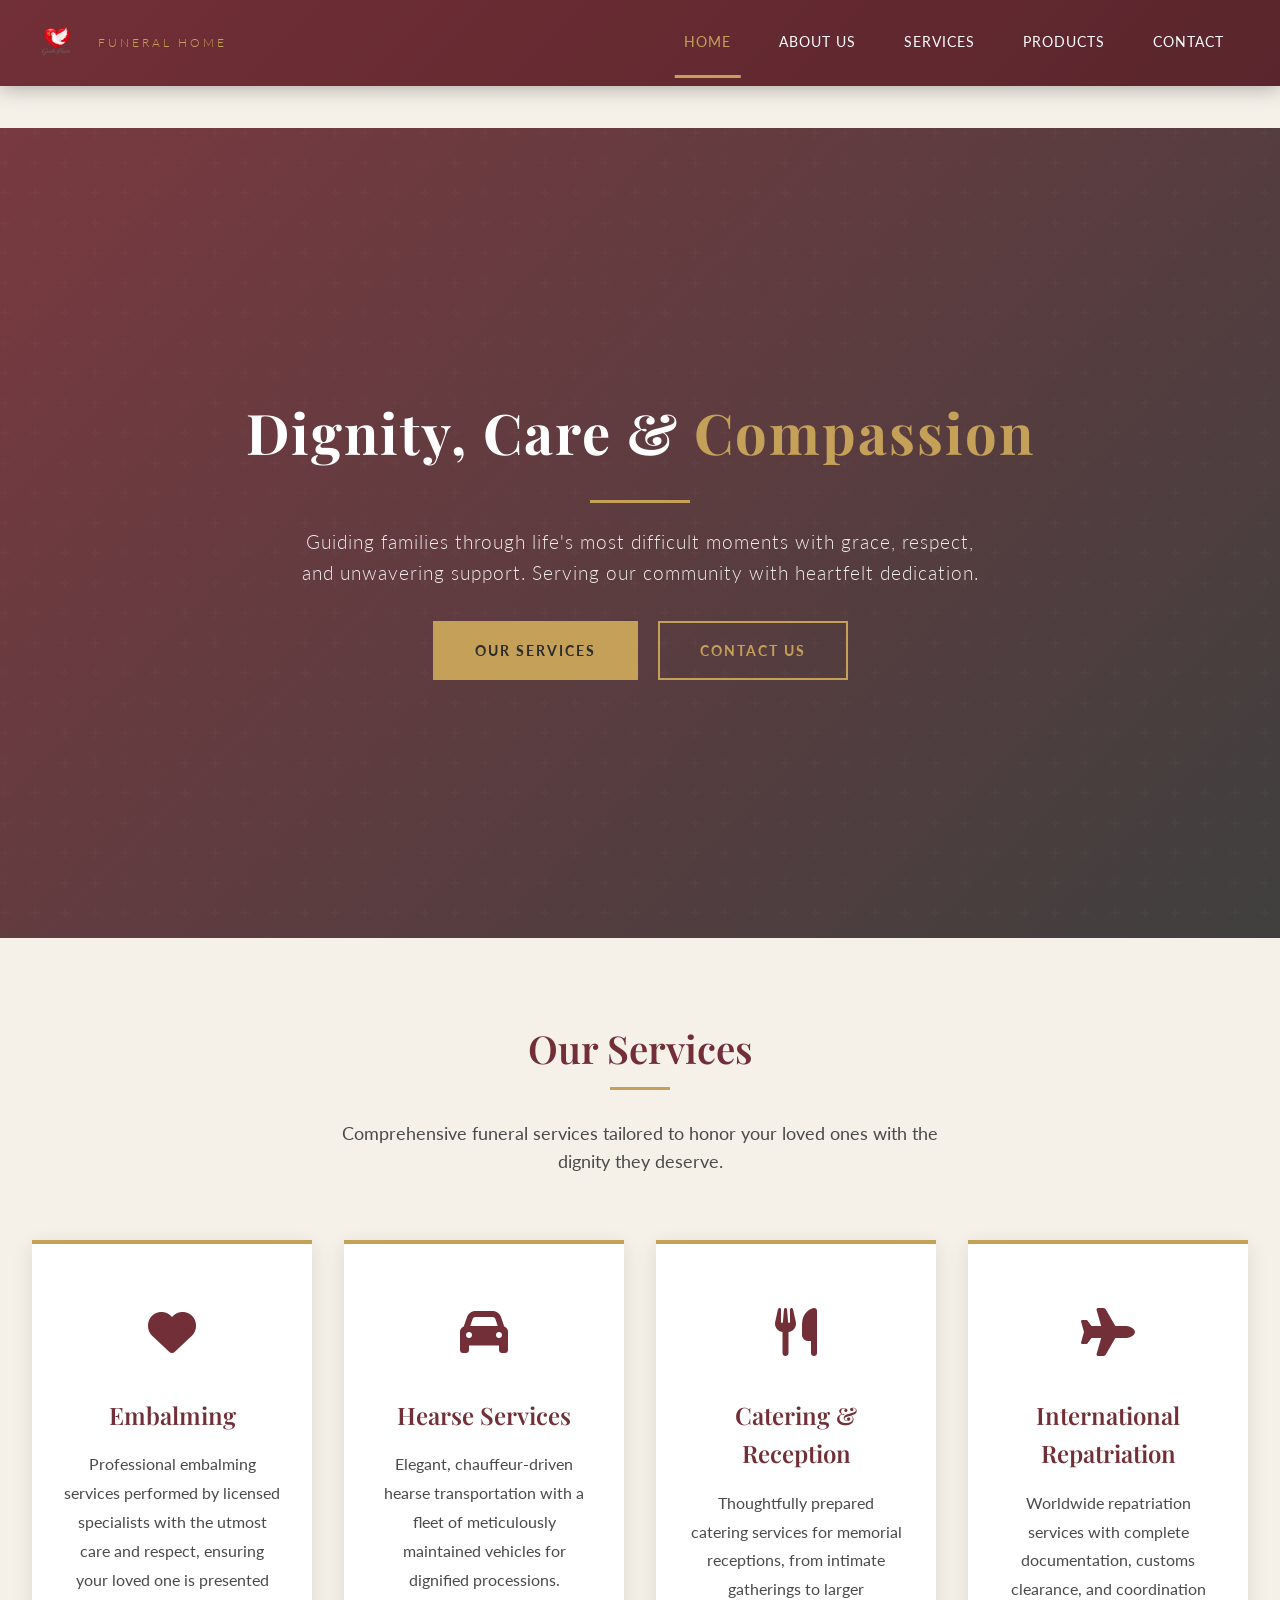
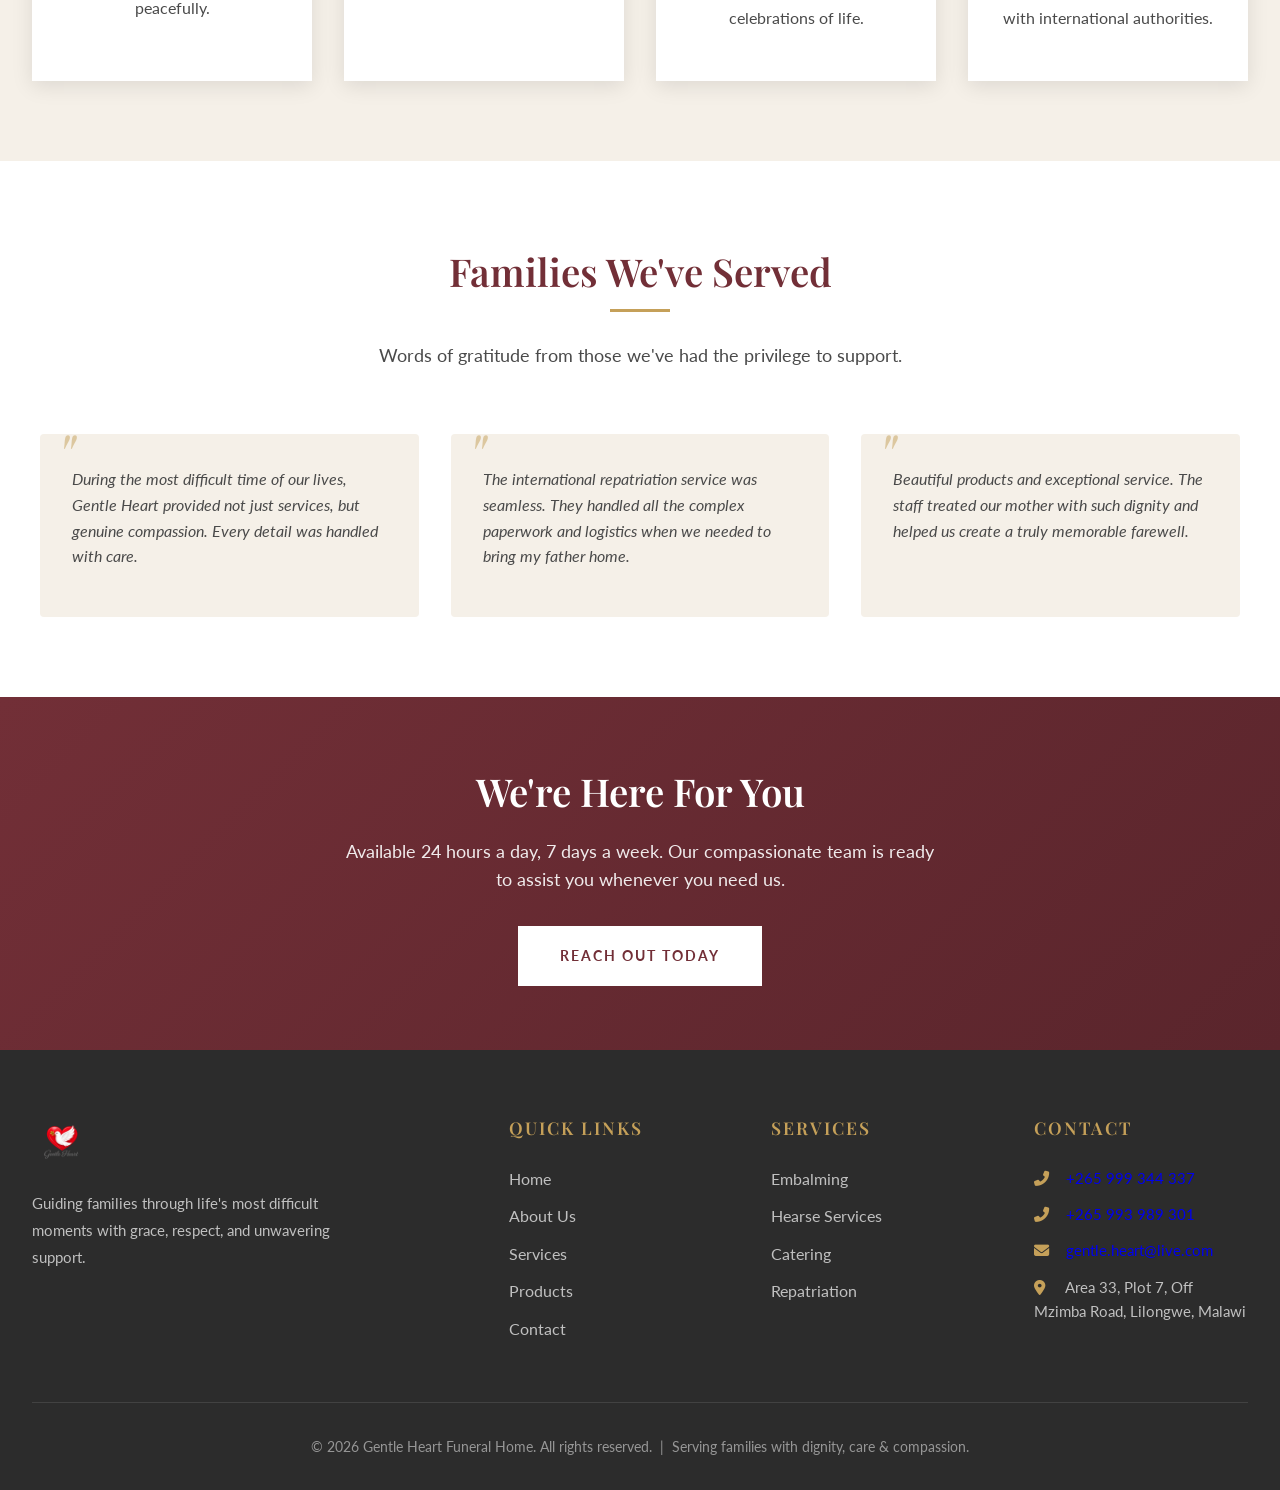
<file: index.html>
<!DOCTYPE html>
<html lang="en">
<head>
    <meta charset="UTF-8">
    <meta name="viewport" content="width=device-width, initial-scale=1.0">
    <title>Dignity, Care & Compassion | Gentle Heart Funeral Home</title>
    <meta name="description" content="Gentle Heart Funeral Home in Lilongwe, Malawi provides compassionate, dignified funeral services, embalming, hearse services, catering, and international repatriation. Available 24/7.">
    <link href="https://fonts.googleapis.com/css2?family=Playfair+Display:wght@400;500;600;700&family=Lato:wght@300;400;700&display=swap" rel="stylesheet">
    <link rel="stylesheet" href="https://cdnjs.cloudflare.com/ajax/libs/font-awesome/6.4.0/css/all.min.css">
    <link rel="stylesheet" href="style.css">
</head>
<body>

    <!-- ===== QUICK CONTACT BAR ===== -->
    <div class="quick-contact" role="banner">
        <i class="fas fa-phone-alt" aria-hidden="true"></i>
        24-Hour Emergency: <a href="tel:+265999344337">+265 999 344 337</a>
        &nbsp;|&nbsp;
        <i class="fas fa-phone-alt" aria-hidden="true"></i>
        <a href="tel:+265993989301">+265 993 989 301</a>
        &nbsp;|&nbsp;
        <i class="fas fa-envelope" aria-hidden="true"></i>
        <a href="mailto:gentle.heart@live.com">gentle.heart@live.com</a>
    </div>

    <!-- ===== NAVIGATION ===== -->
    <nav class="navbar" role="navigation" aria-label="Main navigation">
        <div class="nav-container">
            <a href="index.html" class="nav-logo" aria-label="Go to Home">
                <img src="logo.png" alt="Gentle Heart Funeral Home Logo" class="nav-logo-img">
                <div class="nav-logo-text">
                    <span>Funeral Home</span>
                </div>
            </a>
            <button class="mobile-menu-btn" onclick="toggleMobileMenu()" aria-label="Toggle navigation menu" aria-expanded="false">
                <i class="fas fa-bars" aria-hidden="true"></i>
            </button>
            <ul class="nav-links" id="navLinks" role="menubar">
                <li role="none"><a href="index.html" role="menuitem" class="active">Home</a></li>
                <li role="none"><a href="about.html" role="menuitem" class="">About Us</a></li>
                <li role="none"><a href="services.html" role="menuitem" class="">Services</a></li>
                <li role="none"><a href="products.html" role="menuitem" class="">Products</a></li>
                <li role="none"><a href="contact.html" role="menuitem" class="">Contact</a></li>
            </ul>
        </div>
    </nav>

    <!-- ===== MAIN CONTENT ===== -->
    <main role="main">

        <section class="hero" aria-labelledby="hero-title">
            <div class="hero-content">
                <h1 id="hero-title">Dignity, Care &amp; <span>Compassion</span></h1>
                <div class="hero-divider" aria-hidden="true"></div>
                <p>Guiding families through life's most difficult moments with grace, respect, and unwavering support. Serving our community with heartfelt dedication.</p>
                <div>
                    <a href="services.html" class="btn">Our Services</a>
                    <a href="contact.html" class="btn btn-outline">Contact Us</a>
                </div>
            </div>
        </section>

        <section class="section" aria-labelledby="services-heading">
            <div class="section-header">
                <h2 id="services-heading">Our Services</h2>
                <p>Comprehensive funeral services tailored to honor your loved ones with the dignity they deserve.</p>
            </div>
            <div class="cards-grid">
                <div class="service-card">
                    <div class="service-icon" aria-hidden="true">
                        <i class="fas fa-heart"></i>
                    </div>
                    <h3>Embalming</h3>
                    <p>Professional embalming services performed by licensed specialists with the utmost care and respect, ensuring your loved one is presented peacefully.</p>
                </div>
                <div class="service-card">
                    <div class="service-icon" aria-hidden="true">
                        <i class="fas fa-car"></i>
                    </div>
                    <h3>Hearse Services</h3>
                    <p>Elegant, chauffeur-driven hearse transportation with a fleet of meticulously maintained vehicles for dignified processions.</p>
                </div>
                <div class="service-card">
                    <div class="service-icon" aria-hidden="true">
                        <i class="fas fa-utensils"></i>
                    </div>
                    <h3>Catering &amp; Reception</h3>
                    <p>Thoughtfully prepared catering services for memorial receptions, from intimate gatherings to larger celebrations of life.</p>
                </div>
                <div class="service-card">
                    <div class="service-icon" aria-hidden="true">
                        <i class="fas fa-plane"></i>
                    </div>
                    <h3>International Repatriation</h3>
                    <p>Worldwide repatriation services with complete documentation, customs clearance, and coordination with international authorities.</p>
                </div>
            </div>
        </section>

        <section class="testimonials" aria-labelledby="testimonials-heading">
            <div class="section-header">
                <h2 id="testimonials-heading">Families We've Served</h2>
                <p>Words of gratitude from those we've had the privilege to support.</p>
            </div>
            <div class="testimonial-grid">
                <blockquote class="testimonial">
                    During the most difficult time of our lives, Gentle Heart provided not just services, but genuine compassion. Every detail was handled with care.
                    <footer class="testimonial-author"></footer>
                </blockquote>
                <blockquote class="testimonial">
                    The international repatriation service was seamless. They handled all the complex paperwork and logistics when we needed to bring my father home.
                    <footer class="testimonial-author"></footer>
                </blockquote>
                <blockquote class="testimonial">
                    Beautiful products and exceptional service. The staff treated our mother with such dignity and helped us create a truly memorable farewell.
                    <footer class="testimonial-author"> </footer>
                </blockquote>
            </div>
        </section>

        <section class="cta-section" aria-labelledby="cta-heading">
            <h2 id="cta-heading">We're Here For You</h2>
            <p>Available 24 hours a day, 7 days a week. Our compassionate team is ready to assist you whenever you need us.</p>
            <a href="contact.html" class="btn">Reach Out Today</a>
        </section>

    </main>

    <!-- ===== FOOTER ===== -->
    <footer class="footer" role="contentinfo">
        <div class="footer-content">
            <div class="footer-brand">
                <img src="logo.png" alt="Gentle Heart Funeral Home">
                <p>Guiding families through life's most difficult moments with grace, respect, and unwavering support.</p>
            </div>
            <div>
                <h4>Quick Links</h4>
                <ul class="footer-links">
                    <li><a href="index.html">Home</a></li>
                    <li><a href="about.html">About Us</a></li>
                    <li><a href="services.html">Services</a></li>
                    <li><a href="products.html">Products</a></li>
                    <li><a href="contact.html">Contact</a></li>
                </ul>
            </div>
            <div>
                <h4>Services</h4>
                <ul class="footer-links">
                    <li><a href="services.html">Embalming</a></li>
                    <li><a href="services.html">Hearse Services</a></li>
                    <li><a href="services.html">Catering</a></li>
                    <li><a href="services.html">Repatriation</a></li>
                </ul>
            </div>
            <div>
                <h4>Contact</h4>
                <div class="footer-contact">
                    <p><i class="fas fa-phone-alt" aria-hidden="true"></i> <a href="tel:+265999344337">+265 999 344 337</a></p>
                    <p><i class="fas fa-phone-alt" aria-hidden="true"></i> <a href="tel:+265993989301">+265 993 989 301</a></p>
                    <p><i class="fas fa-envelope" aria-hidden="true"></i> <a href="mailto:gentle.heart@live.com">gentle.heart@live.com</a></p>
                    <p><i class="fas fa-map-marker-alt" aria-hidden="true"></i> Area 33, Plot 7, Off Mzimba Road, Lilongwe, Malawi</p>
                </div>
            </div>
        </div>
        <div class="footer-bottom">
            &copy; 2026 Gentle Heart Funeral Home. All rights reserved. &nbsp;|&nbsp; Serving families with dignity, care &amp; compassion.
        </div>
    </footer>

    <script>
        /**
         * Toggle mobile navigation menu
         */
        function toggleMobileMenu() {
            const navLinks = document.getElementById('navLinks');
            const menuBtn = document.querySelector('.mobile-menu-btn');
            if (navLinks) {
                const isActive = navLinks.classList.toggle('active');
                if (menuBtn) {
                    menuBtn.setAttribute('aria-expanded', isActive ? 'true' : 'false');
                }
            }
        }

        // Close mobile menu on escape key
        document.addEventListener('keydown', function(event) {
            if (event.key === 'Escape') {
                const navLinks = document.getElementById('navLinks');
                if (navLinks && navLinks.classList.contains('active')) {
                    navLinks.classList.remove('active');
                    const menuBtn = document.querySelector('.mobile-menu-btn');
                    if (menuBtn) {
                        menuBtn.setAttribute('aria-expanded', 'false');
                    }
                }
            }
        });


    </script>
</body>
</html>
</file>
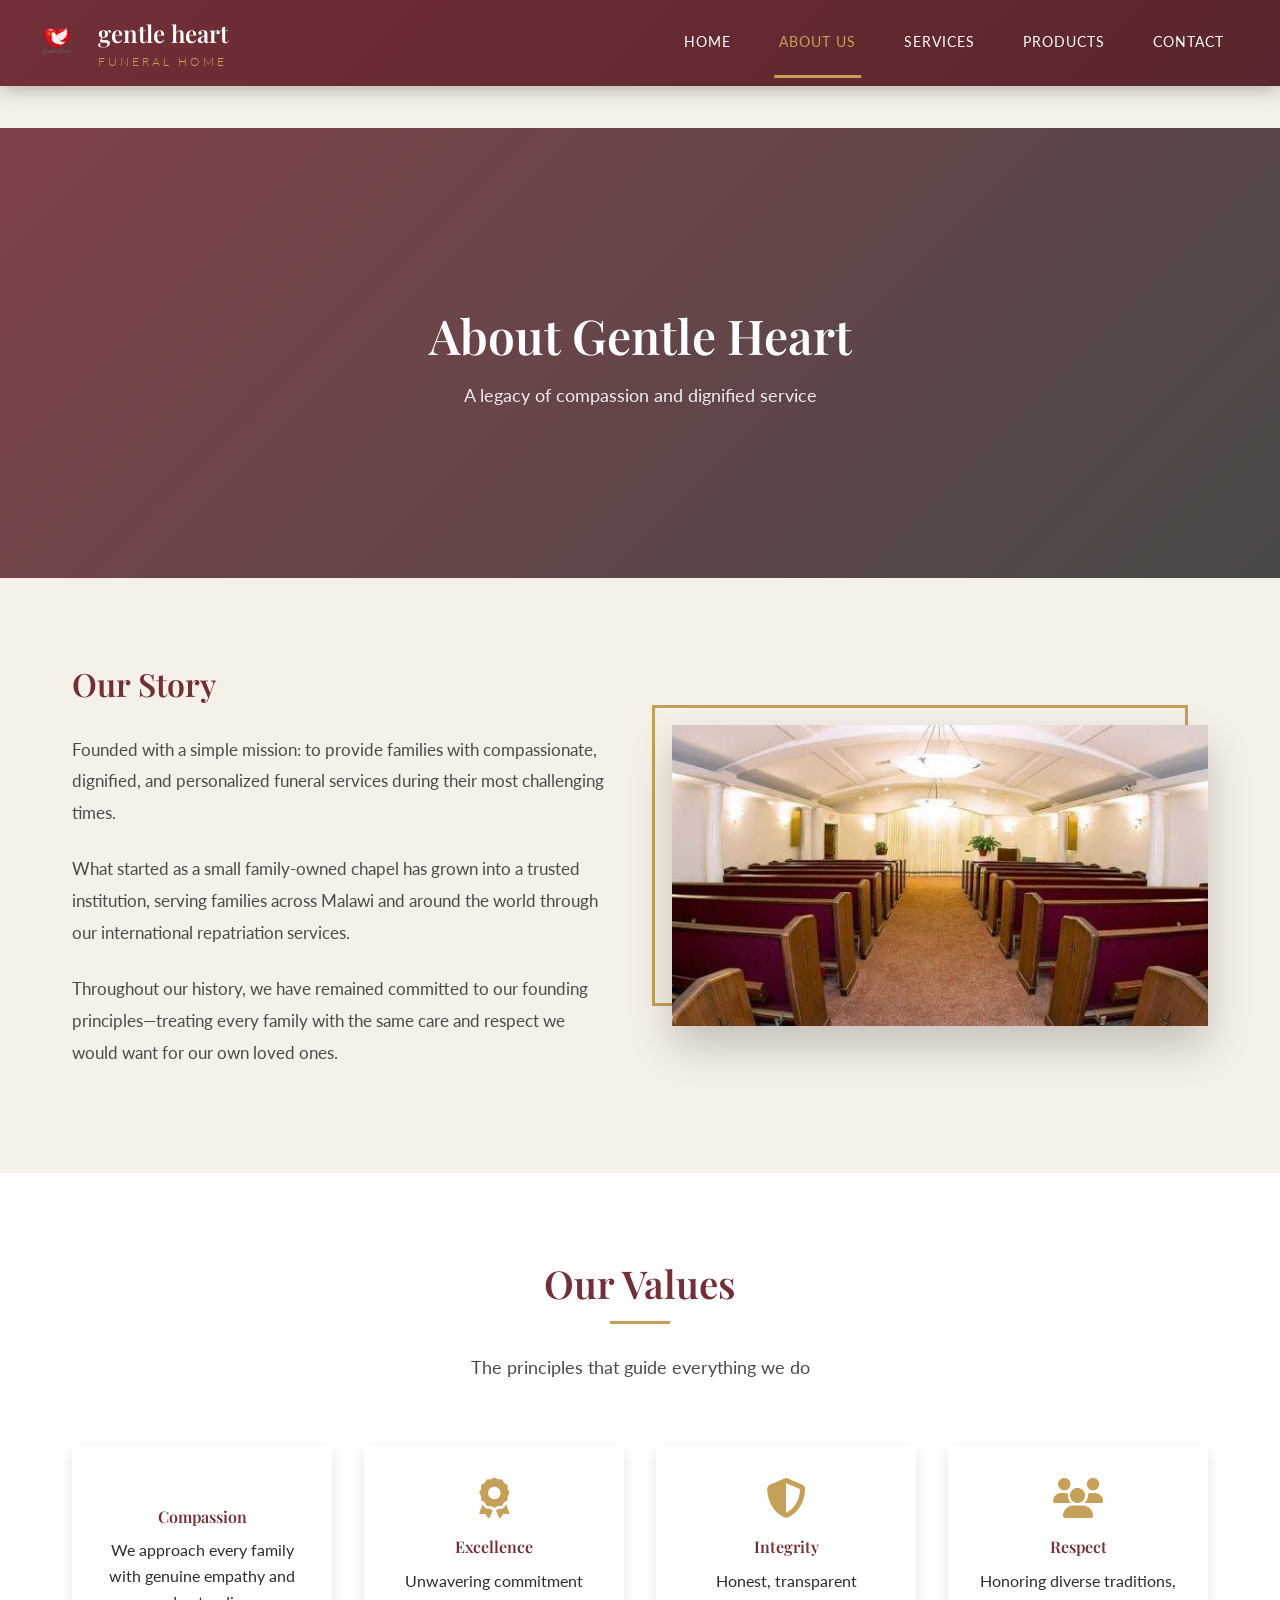
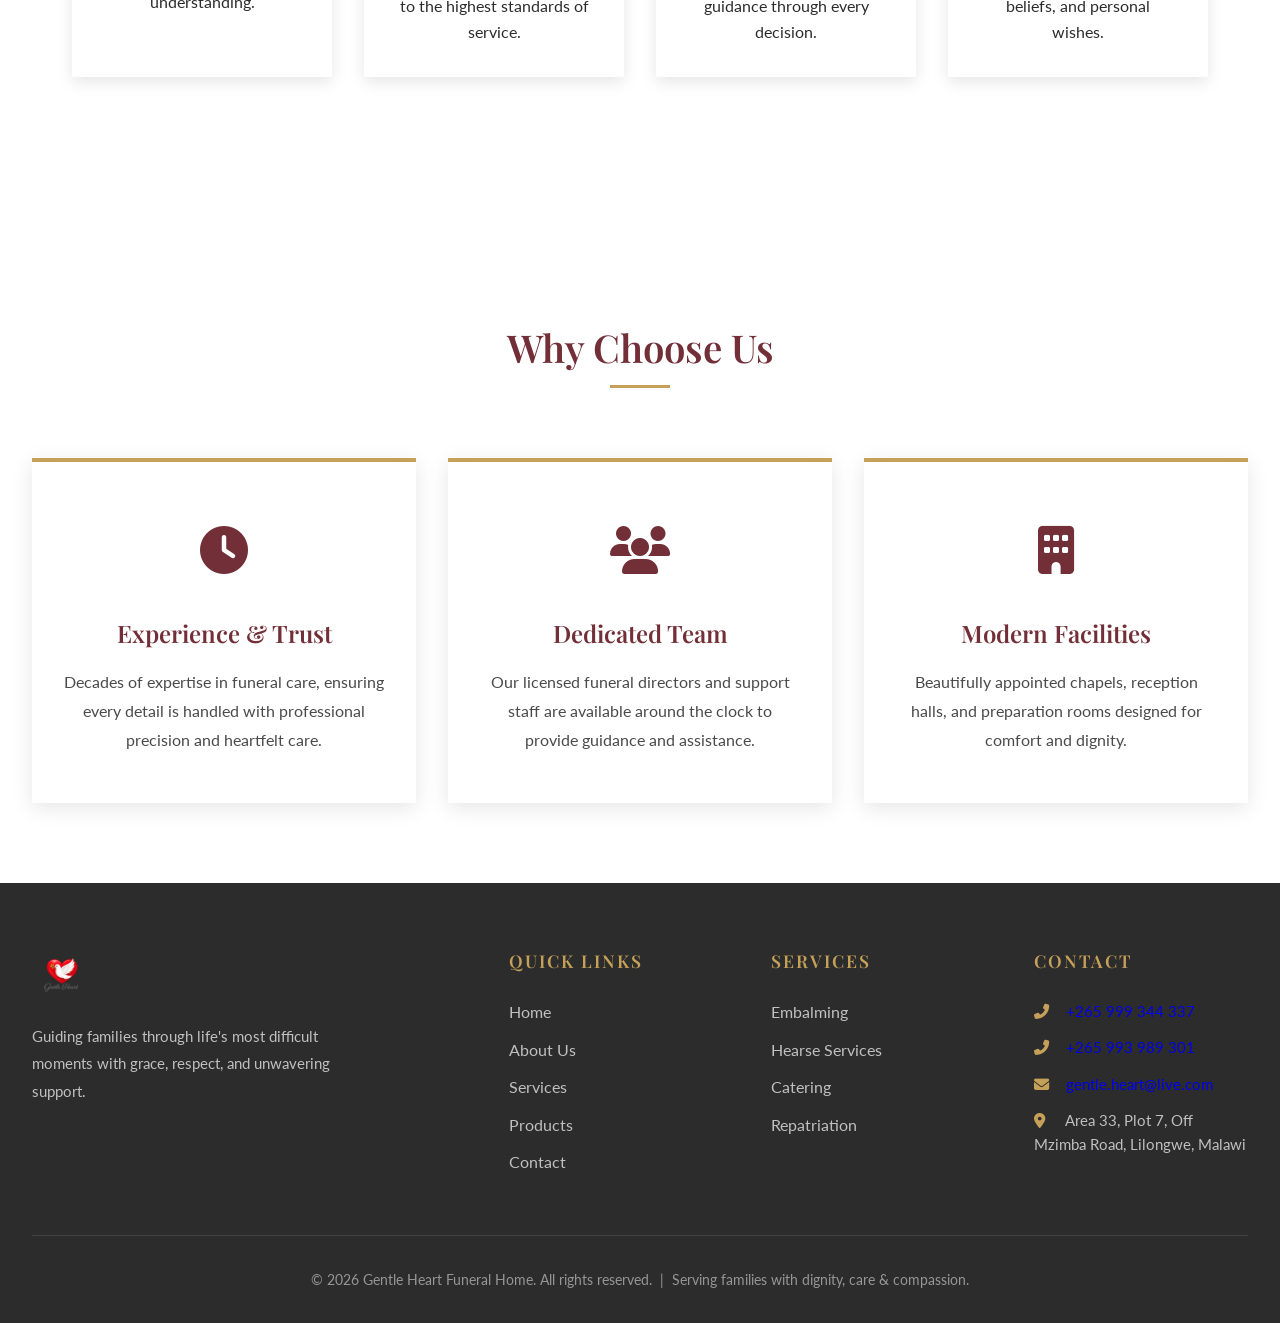
<file: about.html>
<!DOCTYPE html>
<html lang="en">
<head>
    <meta charset="UTF-8">
    <meta name="viewport" content="width=device-width, initial-scale=1.0">
    <title>About Us | Gentle Heart Funeral Home</title>
    <meta name="description" content="Learn about Gentle Heart Funeral Home's legacy of compassion, our values, and why families in Lilongwe, Malawi trust us with their loved ones.">
    <link href="https://fonts.googleapis.com/css2?family=Playfair+Display:wght@400;500;600;700&family=Lato:wght@300;400;700&display=swap" rel="stylesheet">
    <link rel="stylesheet" href="https://cdnjs.cloudflare.com/ajax/libs/font-awesome/6.4.0/css/all.min.css">
    <link rel="stylesheet" href="style.css">
</head>
<body>

    <!-- ===== QUICK CONTACT BAR ===== -->
    <div class="quick-contact" role="banner">
        <i class="fas fa-phone-alt" aria-hidden="true"></i>
        24-Hour Emergency: <a href="tel:+265999344337">+265 999 344 337</a>
        &nbsp;|&nbsp;
        <i class="fas fa-phone-alt" aria-hidden="true"></i>
        <a href="tel:+265993989301">+265 993 989 301</a>
        &nbsp;|&nbsp;
        <i class="fas fa-envelope" aria-hidden="true"></i>
        <a href="mailto:gentle.heart@live.com">gentle.heart@live.com</a>
    </div>

    <!-- ===== NAVIGATION ===== -->
    <nav class="navbar" role="navigation" aria-label="Main navigation">
        <div class="nav-container">
            <a href="index.html" class="nav-logo" aria-label="Go to Home">
                <img src="logo.png" alt="Gentle Heart Funeral Home Logo" class="nav-logo-img">
                <div class="nav-logo-text"> gentle heart
                    <span>Funeral Home</span>
                </div>
            </a>
            <button class="mobile-menu-btn" onclick="toggleMobileMenu()" aria-label="Toggle navigation menu" aria-expanded="false">
                <i class="fas fa-bars" aria-hidden="true"></i>
            </button>
            <ul class="nav-links" id="navLinks" role="menubar">
                <li role="none"><a href="index.html" role="menuitem" class="">Home</a></li>
                <li role="none"><a href="about.html" role="menuitem" class="active"arial-current="page">About Us</a></li>
                <li role="none"><a href="services.html" role="menuitem" class="">Services</a></li>
                <li role="none"><a href="products.html" role="menuitem" class="">Products</a></li>
                <li role="none"><a href="contact.html" role="menuitem" class="">Contact</a></li>
            </ul>
        </div>
    </nav>


    <!-- ===== MAIN CONTENT ===== -->
    <main role="main">

        <div class="about-hero">
            <div>
                <h1 id="about-title">About Gentle Heart</h1>
                <p>A legacy of compassion and dignified service</p>
            </div>
        </div>

        <div class="about-content">
            <div class="about-text">
                <h3>Our Story</h3>
                <p>Founded with a simple mission: to provide families with compassionate, dignified, and personalized funeral services during their most challenging times.</p>
                <p>What started as a small family-owned chapel has grown into a trusted institution, serving families across Malawi and around the world through our international repatriation services.</p>
                <p>Throughout our history, we have remained committed to our founding principles—treating every family with the same care and respect we would want for our own loved ones.</p>
            </div>
            <div class="about-image">
                <img src="images/chapel.jpeg" alt="Gentle Heart Funeral Home chapel interior with warm lighting and elegant decor" loading="lazy">
            </div>
        </div>

        <div style="background: var(--white); padding: 5rem 2rem;" aria-labelledby="values-heading">
            <div class="section-header">
                <h2 id="values-heading">Our Values</h2>
                <p>The principles that guide everything we do</p>
            </div>
            <div class="values-grid">
                <div class="value-item">
                    <i class="fas fa-hands-holding-heart" aria-hidden="true"></i>
                    <h4>Compassion</h4>
                    <p>We approach every family with genuine empathy and understanding.</p>
                </div>
                <div class="value-item">
                    <i class="fas fa-award" aria-hidden="true"></i>
                    <h4>Excellence</h4>
                    <p>Unwavering commitment to the highest standards of service.</p>
                </div>
                <div class="value-item">
                    <i class="fas fa-shield-alt" aria-hidden="true"></i>
                    <h4>Integrity</h4>
                    <p>Honest, transparent guidance through every decision.</p>
                </div>
                <div class="value-item">
                    <i class="fas fa-users" aria-hidden="true"></i>
                    <h4>Respect</h4>
                    <p>Honoring diverse traditions, beliefs, and personal wishes.</p>
                </div>
            </div>
        </div>

        <section class="values-section" aria-labelledby="values-heading">
            <div class="section-header">
                <h2 id="why-heading">Why Choose Us</h2>
            </div>
            <div class="cards-grid">
                <div class="service-card">
                    <div class="service-icon" aria-hidden="true">
                        <i class="fas fa-clock"></i>
                    </div>
                    <h3>Experience &amp; Trust</h3>
                    <p>Decades of expertise in funeral care, ensuring every detail is handled with professional precision and heartfelt care.</p>
                </div>
                <div class="service-card">
                    <div class="service-icon" aria-hidden="true">
                        <i class="fas fa-users"></i>
                    </div>
                    <h3>Dedicated Team</h3>
                    <p>Our licensed funeral directors and support staff are available around the clock to provide guidance and assistance.</p>
                </div>
                <div class="service-card">
                    <div class="service-icon" aria-hidden="true">
                        <i class="fas fa-building"></i>
                    </div>
                    <h3>Modern Facilities</h3>
                    <p>Beautifully appointed chapels, reception halls, and preparation rooms designed for comfort and dignity.</p>
                </div>
            </div>
        </section>

    </main>

    <!-- ===== FOOTER ===== -->
    <footer class="footer" role="contentinfo">
        <div class="footer-content">
            <div class="footer-brand">
                <img src="logo.png" alt="Gentle Heart Funeral Home">
                <p>Guiding families through life's most difficult moments with grace, respect, and unwavering support.</p>
            </div>
            <div>
                <h4>Quick Links</h4>
                <ul class="footer-links">
                    <li><a href="index.html">Home</a></li>
                    <li><a href="about.html">About Us</a></li>
                    <li><a href="services.html">Services</a></li>
                    <li><a href="products.html">Products</a></li>
                    <li><a href="contact.html">Contact</a></li>
                </ul>
            </div>
            <div>
                <h4>Services</h4>
                <ul class="footer-links">
                    <li><a href="services.html">Embalming</a></li>
                    <li><a href="services.html">Hearse Services</a></li>
                    <li><a href="services.html">Catering</a></li>
                    <li><a href="services.html">Repatriation</a></li>
                </ul>
            </div>
            <div>
                <h4>Contact</h4>
                <div class="footer-contact">
                    <p><i class="fas fa-phone-alt" aria-hidden="true"></i> <a href="tel:+265999344337">+265 999 344 337</a></p>
                    <p><i class="fas fa-phone-alt" aria-hidden="true"></i> <a href="tel:+265993989301">+265 993 989 301</a></p>
                    <p><i class="fas fa-envelope" aria-hidden="true"></i> <a href="mailto:gentle.heart@live.com">gentle.heart@live.com</a></p>
                    <p><i class="fas fa-map-marker-alt" aria-hidden="true"></i> Area 33, Plot 7, Off Mzimba Road, Lilongwe, Malawi</p>
                </div>
            </div>
        </div>
        <div class="footer-bottom">
            &copy; 2026 Gentle Heart Funeral Home. All rights reserved. &nbsp;|&nbsp; Serving families with dignity, care &amp; compassion.
        </div>
    </footer>

    <script>
        /**
         * Toggle mobile navigation menu
         */
        function toggleMobileMenu() {
            const navLinks = document.getElementById('navLinks');
            const menuBtn = document.querySelector('.mobile-menu-btn');
            if (navLinks) {
                const isActive = navLinks.classList.toggle('active');
                if (menuBtn) {
                    menuBtn.setAttribute('aria-expanded', isActive ? 'true' : 'false');
                }
            }
        }

        // Close mobile menu on escape key
        document.addEventListener('keydown', function(event) {
            if (event.key === 'Escape') {
                const navLinks = document.getElementById('navLinks');
                if (navLinks && navLinks.classList.contains('active')) {
                    navLinks.classList.remove('active');
                    const menuBtn = document.querySelector('.mobile-menu-btn');
                    if (menuBtn) {
                        menuBtn.setAttribute('aria-expanded', 'false');
                    }
                }
            }
        });


    </script>
</body>
</html>
</file>
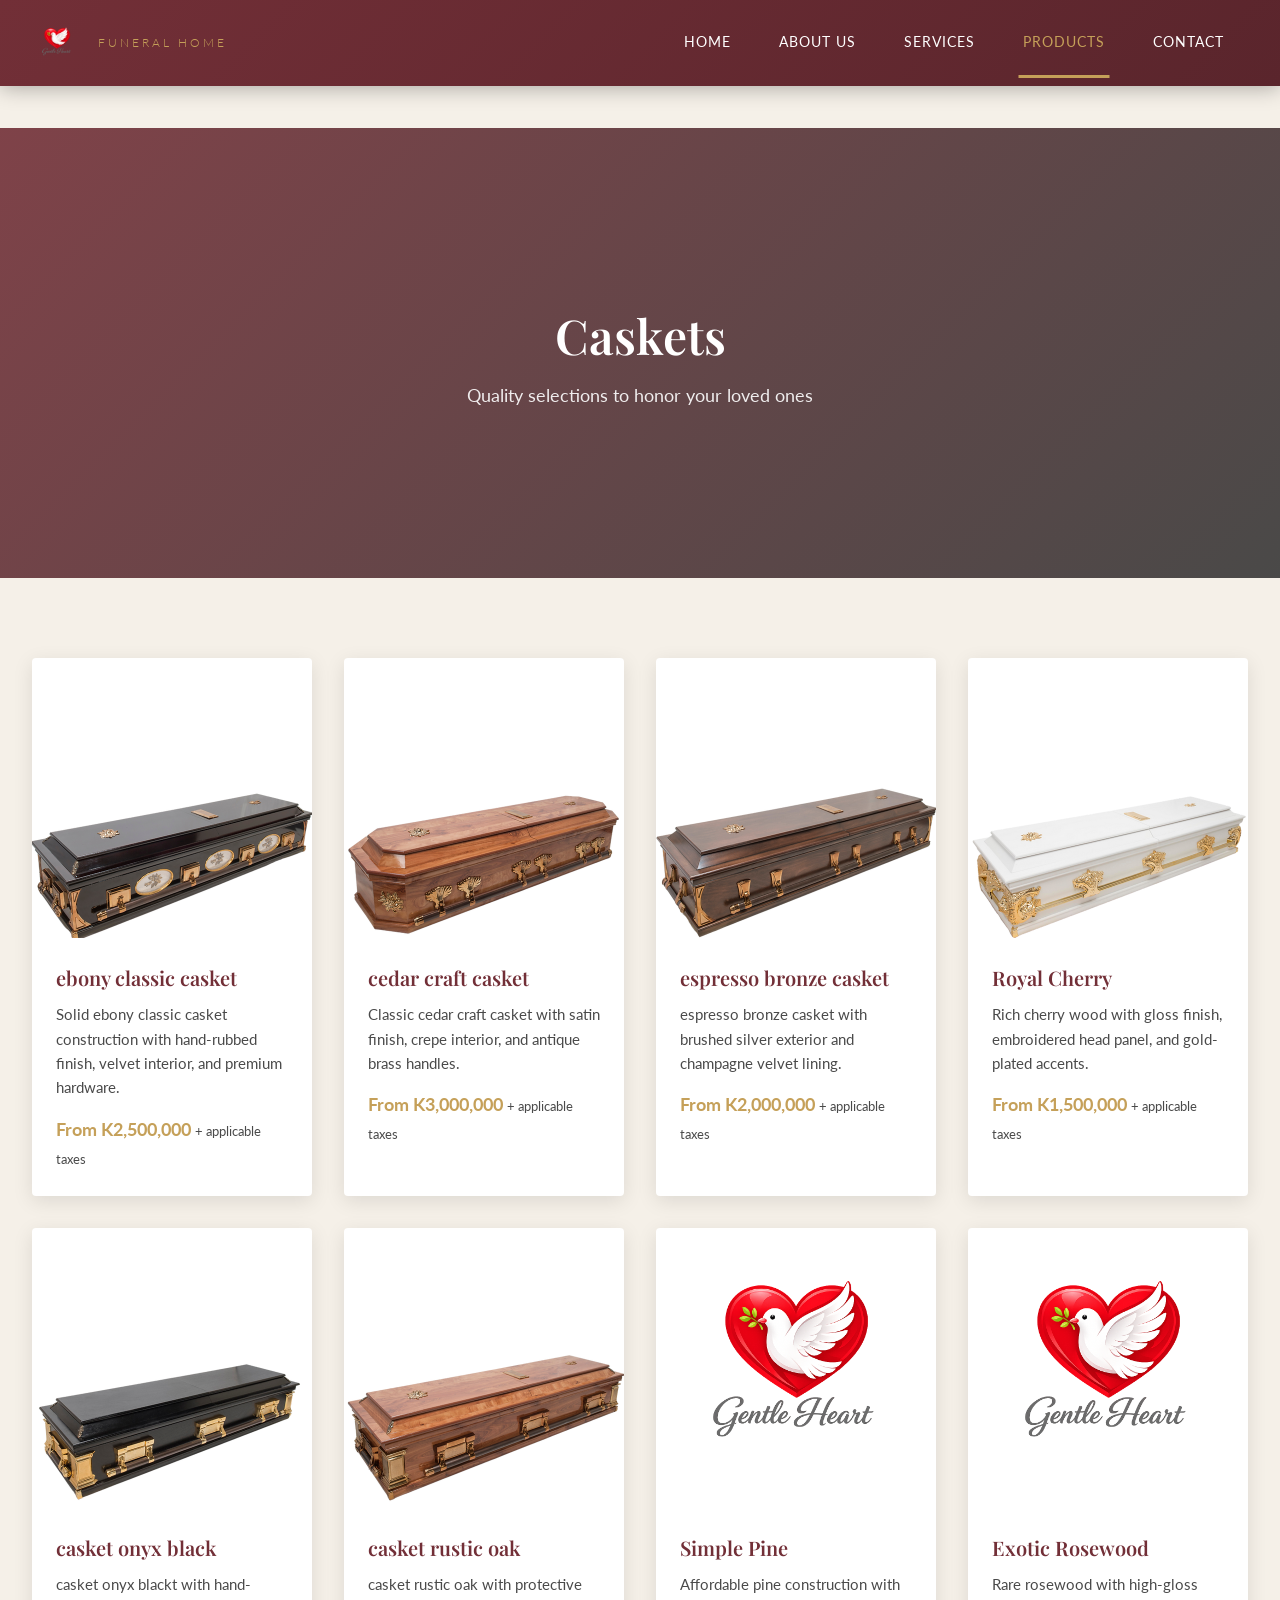
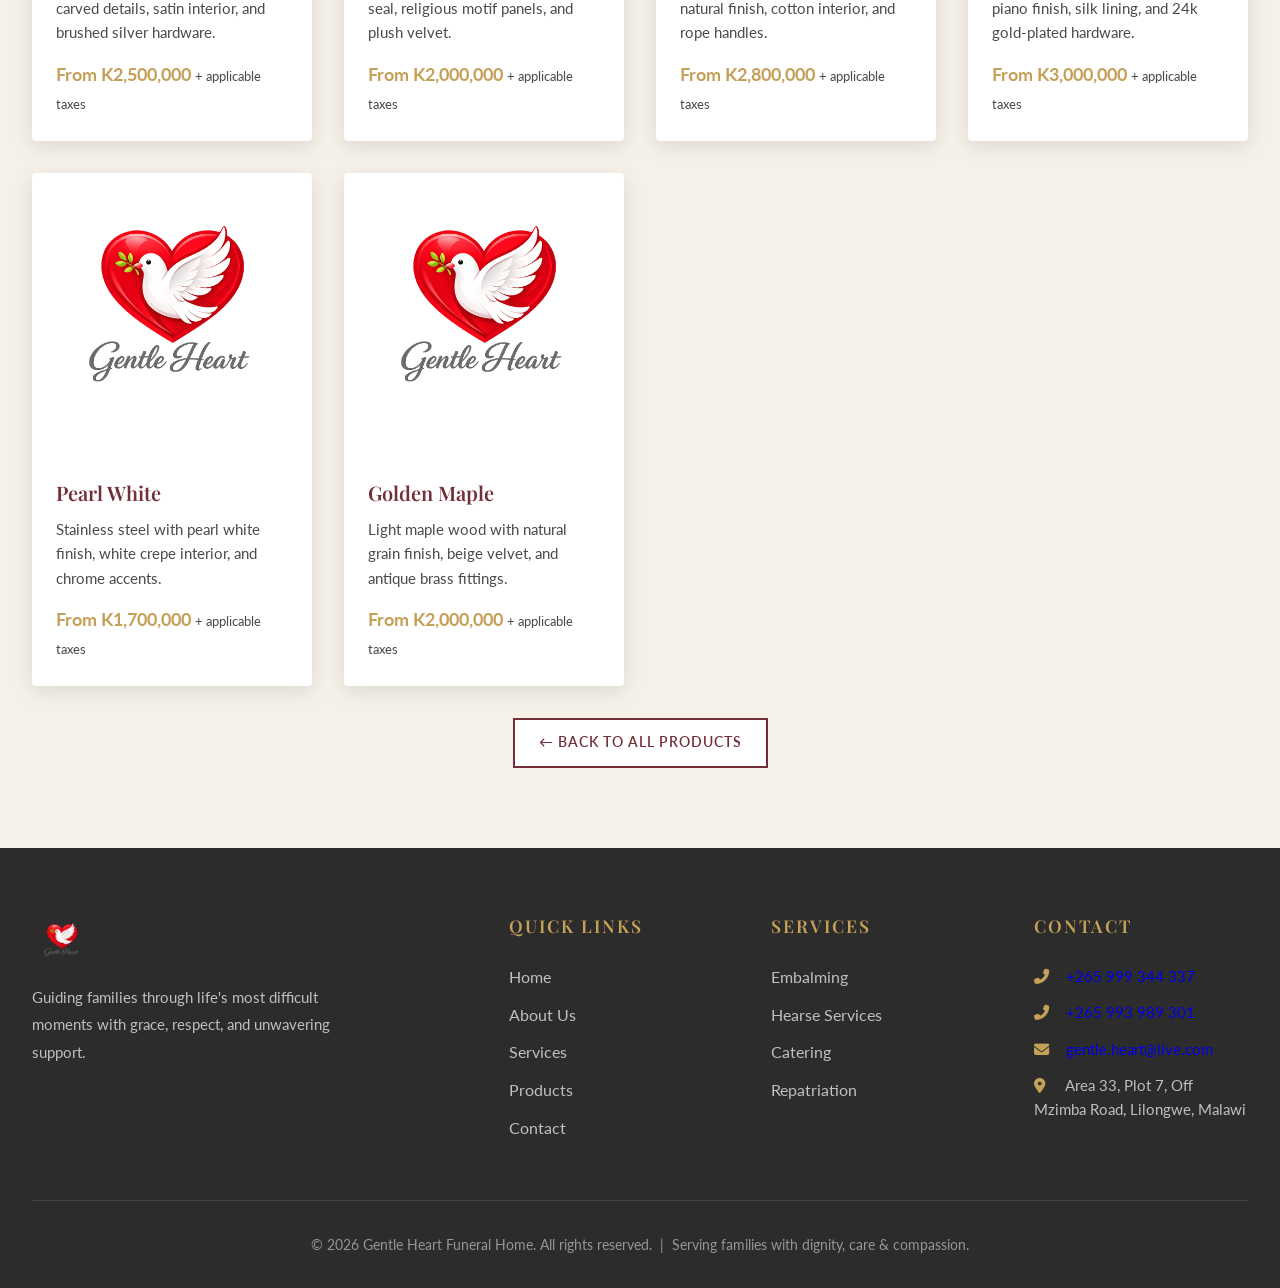
<file: caskets.html>
<!DOCTYPE html>
<html lang="en">
<head>
    <meta charset="UTF-8">
    <meta name="viewport" content="width=device-width, initial-scale=1.0">
    <title>Caskets | Gentle Heart Funeral Home</title>
    <meta name="description" content="Browse our caskets selection. Quality products to honor your loved ones. Gentle Heart Funeral Home, Lilongwe, Malawi.">
    <link href="https://fonts.googleapis.com/css2?family=Playfair+Display:wght@400;500;600;700&family=Lato:wght@300;400;700&display=swap" rel="stylesheet">
    <link rel="stylesheet" href="https://cdnjs.cloudflare.com/ajax/libs/font-awesome/6.4.0/css/all.min.css">
    <link rel="stylesheet" href="style.css">
</head>
<body>

    <!-- ===== QUICK CONTACT BAR ===== -->
    <div class="quick-contact" role="banner">
        <i class="fas fa-phone-alt" aria-hidden="true"></i>
        24-Hour Emergency: <a href="tel:+265999344337">+265 999 344 337</a>
        &nbsp;|&nbsp;
        <i class="fas fa-phone-alt" aria-hidden="true"></i>
        <a href="tel:+265993989301">+265 993 989 301</a>
        &nbsp;|&nbsp;
        <i class="fas fa-envelope" aria-hidden="true"></i>
        <a href="mailto:gentle.heart@live.com">gentle.heart@live.com</a>
    </div>

    <!-- ===== NAVIGATION ===== -->
    <nav class="navbar" role="navigation" aria-label="Main navigation">
        <div class="nav-container">
            <a href="index.html" class="nav-logo" aria-label="Go to Home">
                <img src="logo.png" alt="Gentle Heart Funeral Home Logo" class="nav-logo-img">
                <div class="nav-logo-text">
                    <span>Funeral Home</span>
                </div>
            </a>
            <button class="mobile-menu-btn" onclick="toggleMobileMenu()" aria-label="Toggle navigation menu" aria-expanded="false">
                <i class="fas fa-bars" aria-hidden="true"></i>
            </button>
            <ul class="nav-links" id="navLinks" role="menubar">
                <li role="none"><a href="index.html" role="menuitem" class="">Home</a></li>
                <li role="none"><a href="about.html" role="menuitem" class="">About Us</a></li>
                <li role="none"><a href="services.html" role="menuitem" class="">Services</a></li>
                <li role="none"><a href="products.html" role="menuitem" class="active">Products</a></li>
                <li role="none"><a href="contact.html" role="menuitem" class="">Contact</a></li>
            </ul>
        </div>
    </nav>

    <!-- ===== MAIN CONTENT ===== -->
    
<main role="main">

        <div class="products-hero">
            <div>
                <h1 id="products-title">Caskets</h1>
                <p>Quality selections to honor your loved ones</p>
            </div>
        </div>

        <section class="section" aria-labelledby="caskets-heading">
            <h2 id="caskets-heading" class="sr-only">Caskets</h2>
            <div class="product-category active" role="region">
                <div class="product-grid">
<div class="product-item">
                        <img src="images/casket_ebony_classic.png" alt="Imperial Mahogany casket with rich dark wood finish and brass hardware" loading="lazy" onerror="this.src='https://images.unsplash.com/photo-1544816155-12df9643f363?w=600'">
                        <div class="product-info">
                            <h4>ebony classic casket</h4>
                            <p>Solid ebony classic casket construction with hand-rubbed finish, velvet interior, and premium hardware.</p>
                            <span class="product-price">From K2,500,000 <small>+ applicable taxes</small></span>
                        </div>
                    </div>
                    <div class="product-item">
                        <img src="images/casket_cedar_craft.png" alt="Premier White Oak casket with satin finish and antique brass handles" loading="lazy" onerror="this.src='https://images.unsplash.com/photo-1505576391880-b3f9d713dc4f?w=600'">
                        <div class="product-info">
                            <h4>cedar craft casket</h4>
                            <p>Classic cedar craft casket with satin finish, crepe interior, and antique brass handles.</p>
                            <span class="product-price">From K3,000,000 <small>+ applicable taxes</small></span>
                        </div>
                    </div>
                    <div class="product-item">
                        <img src="images/casket_espresso_bronze.png" alt="Silver Mist Steel casket with brushed silver finish" loading="lazy" onerror="this.src='https://images.unsplash.com/photo-1583912267550-9c9e5f7dfd3f?w=600'">
                        <div class="product-info">
                            <h4>espresso bronze casket</h4>
                            <p>espresso bronze casket with brushed silver exterior and champagne velvet lining.</p>
                            <span class="product-price">From K2,000,000 <small>+ applicable taxes</small></span>
                        </div>
                    </div>
                    <div class="product-item">
                        <img src="images/casket_ivory_gold.png" alt="Royal Cherry casket with rich cherry wood and gold-plated accents" loading="lazy" onerror="this.src='https://images.unsplash.com/photo-1505576391880-b3f9d713dc4f?w=600'">
                        <div class="product-info">
                            <h4>Royal Cherry</h4>
                            <p>Rich cherry wood with gloss finish, embroidered head panel, and gold-plated accents.</p>
                            <span class="product-price">From K1,500,000 <small>+ applicable taxes</small></span>
                        </div>
                    </div>
                    <div class="product-item">
                        <img src="images/casket_onyx_black.png" alt="Heritage Walnut casket with deep brown finish and silver hardware" loading="lazy" onerror="this.src='https://images.unsplash.com/photo-1544816155-12df9643f363?w=600&auto=format&fit=crop&q=80'">
                        <div class="product-info">
                            <h4>casket onyx black</h4>
                            <p>casket onyx blackt with hand-carved details, satin interior, and brushed silver hardware.</p>
                            <span class="product-price">From K2,500,000 <small>+ applicable taxes</small></span>
                        </div>
                    </div>
                    <div class="product-item">
                        <img src="images/casket_rustic_oak.png" alt="Eternal Bronze casket with copper-bronze finish and religious motifs" loading="lazy" onerror="this.src='https://images.unsplash.com/photo-1583912267550-9c9e5f7dfd3f?w=600&auto=format&fit=crop&q=80'">
                        <div class="product-info">
                            <h4>casket rustic oak</h4>
                            <p>casket rustic oak with protective seal, religious motif panels, and plush velvet.</p>
                            <span class="product-price">From K2,000,000 <small>+ applicable taxes</small></span>
                        </div>
                    </div>
                    <div class="product-item">
                        <img src="images/logo.png" alt="Simple Pine casket with natural wood grain and rope handles" loading="lazy" onerror="this.src='https://images.unsplash.com/photo-1505576391880-b3f9d713dc4f?w=600&auto=format&fit=crop&q=80'">
                        <div class="product-info">
                            <h4>Simple Pine</h4>
                            <p>Affordable pine construction with natural finish, cotton interior, and rope handles.</p>
                            <span class="product-price">From K2,800,000 <small>+ applicable taxes</small></span>
                        </div>
                    </div>
                    <div class="product-item">
                        <img src="images/logo.png" alt="Exotic Rosewood casket with rare wood grain and gold handles" loading="lazy" onerror="this.src='https://images.unsplash.com/photo-1544816155-12df9643f363?w=600&auto=format&fit=crop&q=80'">
                        <div class="product-info">
                            <h4>Exotic Rosewood</h4>
                            <p>Rare rosewood with high-gloss piano finish, silk lining, and 24k gold-plated hardware.</p>
                            <span class="product-price">From K3,000,000 <small>+ applicable taxes</small></span>
                        </div>
                    </div>
                    <div class="product-item">
                        <img src="images/logo.png" alt="Pearl White casket with pristine white finish and chrome accents" loading="lazy" onerror="this.src='https://images.unsplash.com/photo-1583912267550-9c9e5f7dfd3f?w=600&auto=format&fit=crop&q=80'">
                        <div class="product-info">
                            <h4>Pearl White</h4>
                            <p>Stainless steel with pearl white finish, white crepe interior, and chrome accents.</p>
                            <span class="product-price">From K1,700,000 <small>+ applicable taxes</small></span>
                        </div>
                    </div>
                    <div class="product-item">
                        <img src="images/logo.png" alt="Golden Maple casket with light wood finish and brass fittings" loading="lazy" onerror="this.src='https://images.unsplash.com/photo-1505576391880-b3f9d713dc4f?w=600&auto=format&fit=crop&q=80'">
                        <div class="product-info">
                            <h4>Golden Maple</h4>
                            <p>Light maple wood with natural grain finish, beige velvet, and antique brass fittings.</p>
                            <span class="product-price">From K2,000,000 <small>+ applicable taxes</small></span>
                        </div>
                    </div>
                </div>
                </div>
            </div>
            <div style="text-align: center; margin-top: 2rem;">
                <a href="products.html" class="product-tab" style="display: inline-block; text-decoration: none; padding: 0.75rem 1.5rem;">&larr; Back to All Products</a>
            </div>
        </section>

    </main>


    <!-- ===== FOOTER ===== -->
    <footer class="footer" role="contentinfo">
        <div class="footer-content">
            <div class="footer-brand">
                <img src="logo.png" alt="Gentle Heart Funeral Home Logo" style="height: 60px; width: auto; margin-bottom: 12px;">
                <p>Guiding families through life's most difficult moments with grace, respect, and unwavering support.</p>
            </div>
            <div>
                <h4>Quick Links</h4>
                <ul class="footer-links">
                    <li><a href="index.html">Home</a></li>
                    <li><a href="about.html">About Us</a></li>
                    <li><a href="services.html">Services</a></li>
                    <li><a href="products.html">Products</a></li>
                    <li><a href="contact.html">Contact</a></li>
                </ul>
            </div>
            <div>
                <h4>Services</h4>
                <ul class="footer-links">
                    <li><a href="services.html">Embalming</a></li>
                    <li><a href="services.html">Hearse Services</a></li>
                    <li><a href="services.html">Catering</a></li>
                    <li><a href="services.html">Repatriation</a></li>
                </ul>
            </div>
            <div>
                <h4>Contact</h4>
                <div class="footer-contact">
                    <p><i class="fas fa-phone-alt" aria-hidden="true"></i> <a href="tel:+265999344337">+265 999 344 337</a></p>
                    <p><i class="fas fa-phone-alt" aria-hidden="true"></i> <a href="tel:+265993989301">+265 993 989 301</a></p>
                    <p><i class="fas fa-envelope" aria-hidden="true"></i> <a href="mailto:gentle.heart@live.com">gentle.heart@live.com</a></p>
                    <p><i class="fas fa-map-marker-alt" aria-hidden="true"></i> Area 33, Plot 7, Off Mzimba Road, Lilongwe, Malawi</p>
                </div>
            </div>
        </div>
        <div class="footer-bottom">
            &copy; 2026 Gentle Heart Funeral Home. All rights reserved. &nbsp;|&nbsp; Serving families with dignity, care &amp; compassion.
        </div>
    </footer>

    <script>
        /**
         * Toggle mobile navigation menu
         */
        function toggleMobileMenu() {
            const navLinks = document.getElementById('navLinks');
            const menuBtn = document.querySelector('.mobile-menu-btn');
            if (navLinks) {
                const isActive = navLinks.classList.toggle('active');
                if (menuBtn) {
                    menuBtn.setAttribute('aria-expanded', isActive ? 'true' : 'false');
                }
            }
        }

        // Close mobile menu on escape key
        document.addEventListener('keydown', function(event) {
            if (event.key === 'Escape') {
                const navLinks = document.getElementById('navLinks');
                if (navLinks && navLinks.classList.contains('active')) {
                    navLinks.classList.remove('active');
                    const menuBtn = document.querySelector('.mobile-menu-btn');
                    if (menuBtn) {
                        menuBtn.setAttribute('aria-expanded', 'false');
                    }
                }
            }
        });


    </script>
</body>
</html>
</file>
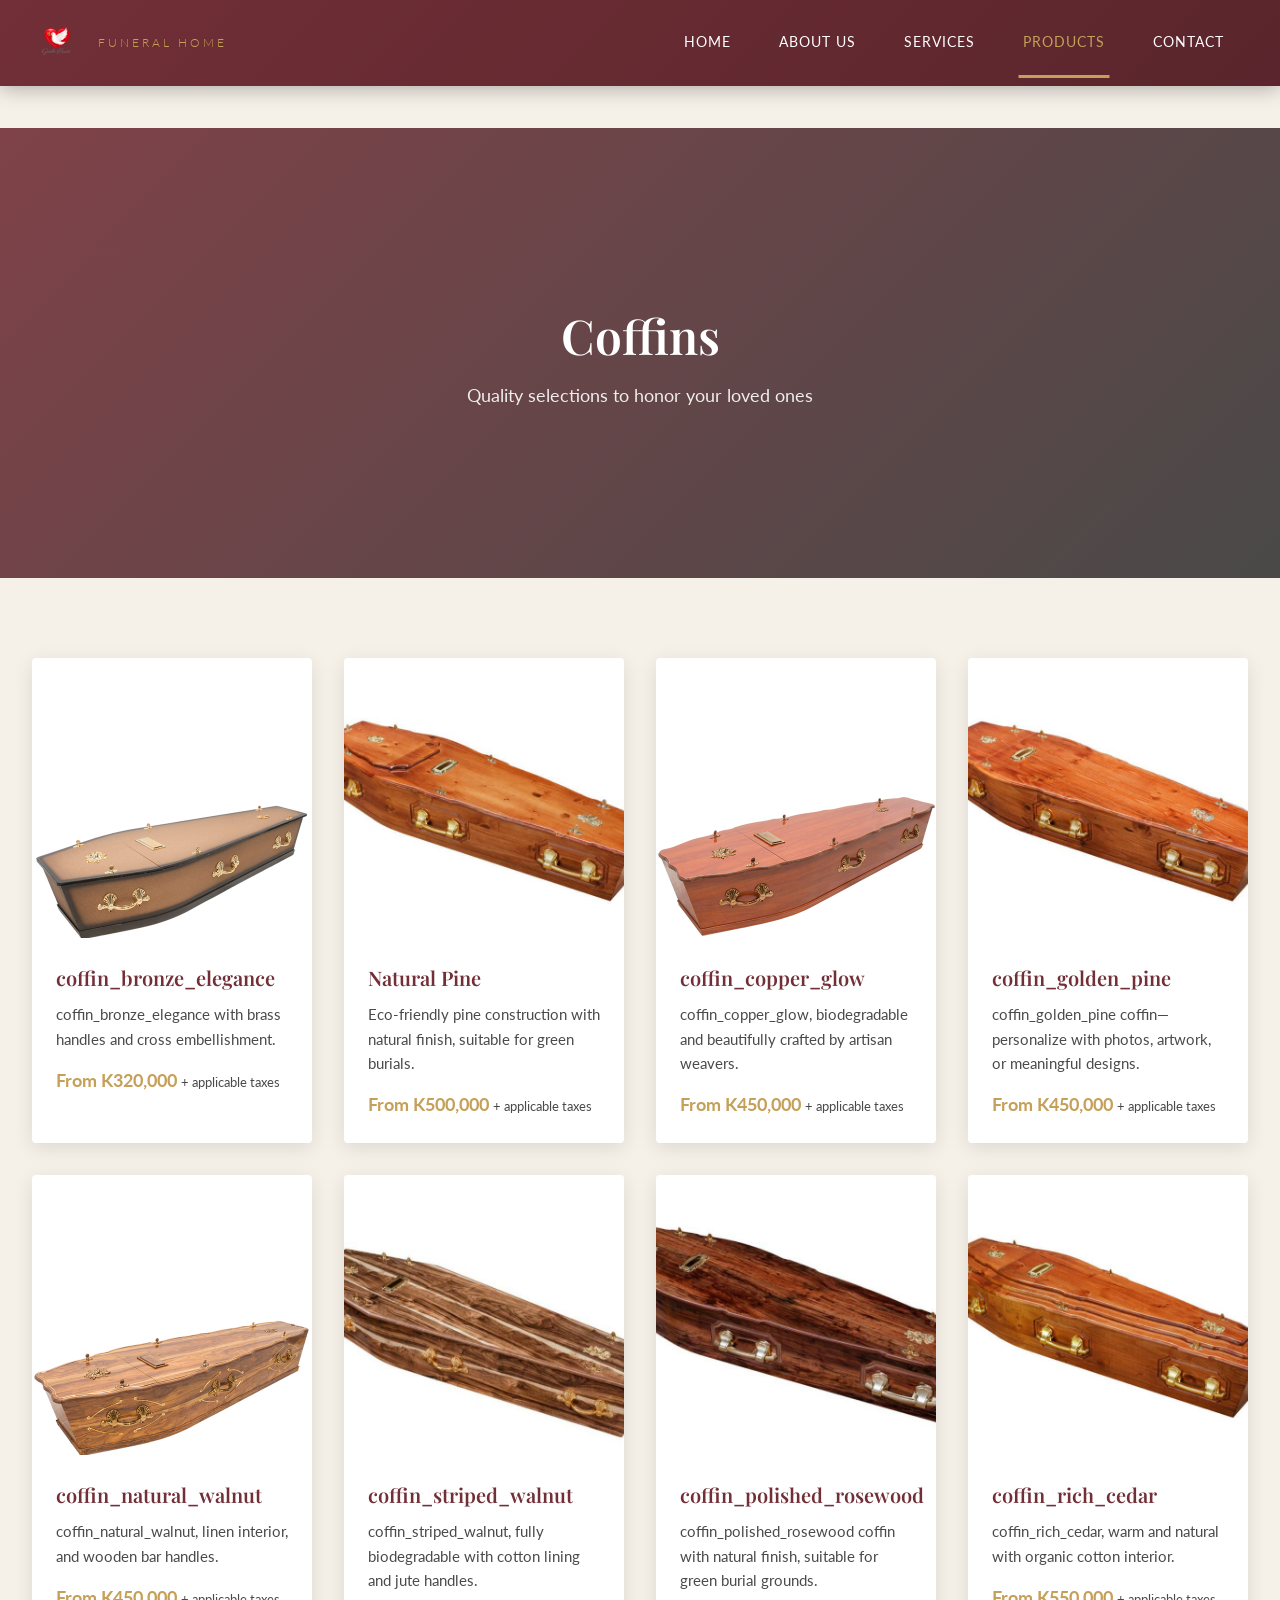
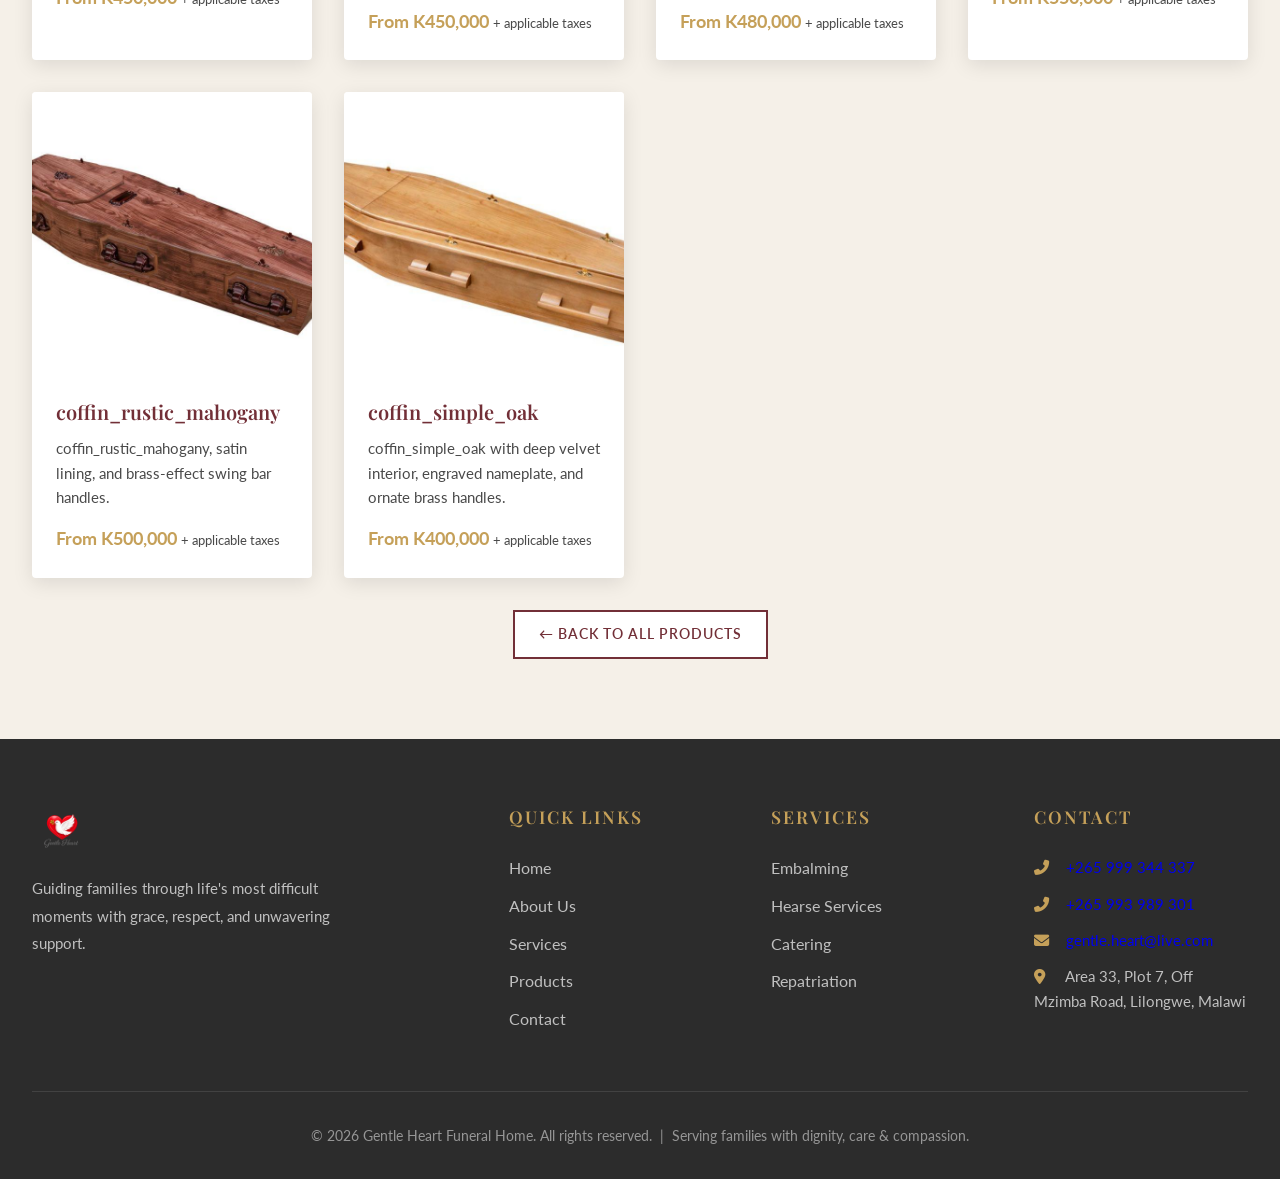
<file: coffins.html>
<!DOCTYPE html>
<html lang="en">
<head>
    <meta charset="UTF-8">
    <meta name="viewport" content="width=device-width, initial-scale=1.0">
    <title>Coffins | Gentle Heart Funeral Home</title>
    <meta name="description" content="Browse our coffins selection. Quality products to honor your loved ones. Gentle Heart Funeral Home, Lilongwe, Malawi.">
    <link href="https://fonts.googleapis.com/css2?family=Playfair+Display:wght@400;500;600;700&family=Lato:wght@300;400;700&display=swap" rel="stylesheet">
    <link rel="stylesheet" href="https://cdnjs.cloudflare.com/ajax/libs/font-awesome/6.4.0/css/all.min.css">
    <link rel="stylesheet" href="style.css">
</head>
<body>

    <!-- ===== QUICK CONTACT BAR ===== -->
    <div class="quick-contact" role="banner">
        <i class="fas fa-phone-alt" aria-hidden="true"></i>
        24-Hour Emergency: <a href="tel:+265999344337">+265 999 344 337</a>
        &nbsp;|&nbsp;
        <i class="fas fa-phone-alt" aria-hidden="true"></i>
        <a href="tel:+265993989301">+265 993 989 301</a>
        &nbsp;|&nbsp;
        <i class="fas fa-envelope" aria-hidden="true"></i>
        <a href="mailto:gentle.heart@live.com">gentle.heart@live.com</a>
    </div>

    <!-- ===== NAVIGATION ===== -->
    <nav class="navbar" role="navigation" aria-label="Main navigation">
        <div class="nav-container">
            <a href="index.html" class="nav-logo" aria-label="Go to Home">
                <img src="logo.png" alt="Gentle Heart Funeral Home Logo" class="nav-logo-img">
                <div class="nav-logo-text">
                    <span>Funeral Home</span>
                </div>
            </a>
            <button class="mobile-menu-btn" onclick="toggleMobileMenu()" aria-label="Toggle navigation menu" aria-expanded="false">
                <i class="fas fa-bars" aria-hidden="true"></i>
            </button>
            <ul class="nav-links" id="navLinks" role="menubar">
                <li role="none"><a href="index.html" role="menuitem" class="">Home</a></li>
                <li role="none"><a href="about.html" role="menuitem" class="">About Us</a></li>
                <li role="none"><a href="services.html" role="menuitem" class="">Services</a></li>
                <li role="none"><a href="products.html" role="menuitem" class="active">Products</a></li>
                <li role="none"><a href="contact.html" role="menuitem" class="">Contact</a></li>
            </ul>
        </div>
    </nav>

    <!-- ===== MAIN CONTENT ===== -->
    
<main role="main">

        <div class="products-hero">
            <div>
                <h1 id="products-title">Coffins</h1>
                <p>Quality selections to honor your loved ones</p>
            </div>
        </div>

        <section class="section" aria-labelledby="coffins-heading">
            <h2 id="coffins-heading" class="sr-only">Coffins</h2>
            <div class="product-category active" role="region">
                <div class="product-grid">
<div class="product-item">
                        <img src="images/coffin_bronze_elegance.png" alt="Traditional Mahogany coffin with brass handles and cross embellishment" loading="lazy" onerror="this.src='https://images.unsplash.com/photo-1605518216938-7c31b7b14ad0?w=600'">
                        <div class="product-info">
                            <h4>coffin_bronze_elegance</h4>
                            <p>coffin_bronze_elegance with brass handles and cross embellishment.</p>
                            <span class="product-price">From K320,000 <small>+ applicable taxes</small></span>
                        </div>
                    </div>
                    <div class="product-item">
                        <img src="images/coffin_classic_cherry.jpg" alt="Natural Pine coffin with eco-friendly construction" loading="lazy" onerror="this.src='https://images.unsplash.com/photo-1605518216938-7c31b7b14ad0?w=600'">
                        <div class="product-info">
                            <h4>Natural Pine</h4>
                            <p>Eco-friendly pine construction with natural finish, suitable for green burials.</p>
                            <span class="product-price">From K500,000 <small>+ applicable taxes</small></span>
                        </div>
                    </div>
                    <div class="product-item">
                        <img src="images/coffin_copper_glow.png" alt="Woven Willow eco-coffin handcrafted by artisan weavers" loading="lazy" onerror="this.src='https://images.unsplash.com/photo-1580137189272-c9379f8864fd?w=600'">
                        <div class="product-info">
                            <h4>coffin_copper_glow</h4>
                            <p>coffin_copper_glow, biodegradable and beautifully crafted by artisan weavers.</p>
                            <span class="product-price">From K450,000 <small>+ applicable taxes</small></span>
                        </div>
                    </div>
                    <div class="product-item">
                        <img src="images/coffin_golden_pine.jpg" alt="Personalized Cardboard coffin with custom artwork and designs" loading="lazy" onerror="this.src='https://images.unsplash.com/photo-1615895963378-6262f7b85de3?w=600'">
                        <div class="product-info">
                            <h4>coffin_golden_pine</h4>
                            <p>coffin_golden_pine coffin—personalize with photos, artwork, or meaningful designs.</p>
                            <span class="product-price">From K450,000 <small>+ applicable taxes</small></span>
                        </div>
                    </div>
                    <div class="product-item">
                        <img src="images/coffin_natural_walnut.png" alt="Classic Oak coffin with traditional six-sided design and wooden handles" loading="lazy" onerror="this.src='https://images.unsplash.com/photo-1605518216938-7c31b7b14ad0?w=600&auto=format&fit=crop&q=80'">
                        <div class="product-info">
                            <h4>coffin_natural_walnut</h4>
                            <p>coffin_natural_walnut, linen interior, and wooden bar handles.</p>
                            <span class="product-price">From K450,000 <small>+ applicable taxes</small></span>
                        </div>
                    </div>
                    <div class="product-item">
                        <img src="images/coffin_striped_walnut.jpg" alt="Sustainable Bamboo eco-coffin with natural woven texture" loading="lazy" onerror="this.src='https://images.unsplash.com/photo-1580137189272-c9379f8864fd?w=600&auto=format&fit=crop&q=80'">
                        <div class="product-info">
                            <h4>coffin_striped_walnut</h4>
                            <p>coffin_striped_walnut, fully biodegradable with cotton lining and jute handles.</p>
                            <span class="product-price">From K450,000 <small>+ applicable taxes</small></span>
                        </div>
                    </div>
                    <div class="product-item">
                        <img src="images/coffin_polished_rosewood.jpg" alt="Seagrass Woven coffin with natural fibers and rustic appearance" loading="lazy" onerror="this.src='https://images.unsplash.com/photo-1580137189272-c9379f8864fd?w=600&auto=format&fit=crop&q=80'">
                        <div class="product-info">
                            <h4>coffin_polished_rosewood</h4>
                            <p>coffin_polished_rosewood coffin with natural finish, suitable for green burial grounds.</p>
                            <span class="product-price">From K480,000 <small>+ applicable taxes</small></span>
                        </div>
                    </div>
                    <div class="product-item">
                        <img src="images/coffin_rich_cedar.jpg" alt="Soft Wool coffin with felted exterior and wooden frame" loading="lazy" onerror="this.src='https://images.unsplash.com/photo-1605518216938-7c31b7b14ad0?w=600&auto=format&fit=crop&q=80'">
                        <div class="product-info">
                            <h4>coffin_rich_cedar</h4>
                            <p>coffin_rich_cedar, warm and natural with organic cotton interior.</p>
                            <span class="product-price">From K550,000 <small>+ applicable taxes</small></span>
                        </div>
                    </div>
                    <div class="product-item">
                        <img src="images/coffin_rustic_mahogany.jpg" alt="English Elm coffin with dark stain and brass effect handles" loading="lazy" onerror="this.src='https://images.unsplash.com/photo-1605518216938-7c31b7b14ad0?w=600&auto=format&fit=crop&q=80'">
                        <div class="product-info">
                            <h4>coffin_rustic_mahogany</h4>
                            <p>coffin_rustic_mahogany, satin lining, and brass-effect swing bar handles.</p>
                            <span class="product-price">From K500,000 <small>+ applicable taxes</small></span>
                        </div>
                    </div>
                    <div class="product-item">
                        <img src="images/coffin_simple_oak.jpg" alt="Luxury Velvet-lined coffin with polished exterior and ornate handles" loading="lazy" onerror="this.src='https://images.unsplash.com/photo-1605518216938-7c31b7b14ad0?w=600&auto=format&fit=crop&q=80'">
                        <div class="product-info">
                            <h4>coffin_simple_oak</h4>
                            <p>coffin_simple_oak with deep velvet interior, engraved nameplate, and ornate brass handles.</p>
                            <span class="product-price">From K400,000 <small>+ applicable taxes</small></span>
                        </div>
                    </div>
                </div>
                </div>
            </div>
            <div style="text-align: center; margin-top: 2rem;">
                <a href="products.html" class="product-tab" style="display: inline-block; text-decoration: none; padding: 0.75rem 1.5rem;">&larr; Back to All Products</a>
            </div>
        </section>

    </main>


    <!-- ===== FOOTER ===== -->
    <footer class="footer" role="contentinfo">
        <div class="footer-content">
            <div class="footer-brand">
                <img src="logo.png" alt="Gentle Heart Funeral Home Logo" style="height: 60px; width: auto; margin-bottom: 12px;">
                <p>Guiding families through life's most difficult moments with grace, respect, and unwavering support.</p>
            </div>
            <div>
                <h4>Quick Links</h4>
                <ul class="footer-links">
                    <li><a href="index.html">Home</a></li>
                    <li><a href="about.html">About Us</a></li>
                    <li><a href="services.html">Services</a></li>
                    <li><a href="products.html">Products</a></li>
                    <li><a href="contact.html">Contact</a></li>
                </ul>
            </div>
            <div>
                <h4>Services</h4>
                <ul class="footer-links">
                    <li><a href="services.html">Embalming</a></li>
                    <li><a href="services.html">Hearse Services</a></li>
                    <li><a href="services.html">Catering</a></li>
                    <li><a href="services.html">Repatriation</a></li>
                </ul>
            </div>
            <div>
                <h4>Contact</h4>
                <div class="footer-contact">
                    <p><i class="fas fa-phone-alt" aria-hidden="true"></i> <a href="tel:+265999344337">+265 999 344 337</a></p>
                    <p><i class="fas fa-phone-alt" aria-hidden="true"></i> <a href="tel:+265993989301">+265 993 989 301</a></p>
                    <p><i class="fas fa-envelope" aria-hidden="true"></i> <a href="mailto:gentle.heart@live.com">gentle.heart@live.com</a></p>
                    <p><i class="fas fa-map-marker-alt" aria-hidden="true"></i> Area 33, Plot 7, Off Mzimba Road, Lilongwe, Malawi</p>
                </div>
            </div>
        </div>
        <div class="footer-bottom">
            &copy; 2026 Gentle Heart Funeral Home. All rights reserved. &nbsp;|&nbsp; Serving families with dignity, care &amp; compassion.
        </div>
    </footer>

    <script>
        /**
         * Toggle mobile navigation menu
         */
        function toggleMobileMenu() {
            const navLinks = document.getElementById('navLinks');
            const menuBtn = document.querySelector('.mobile-menu-btn');
            if (navLinks) {
                const isActive = navLinks.classList.toggle('active');
                if (menuBtn) {
                    menuBtn.setAttribute('aria-expanded', isActive ? 'true' : 'false');
                }
            }
        }

        // Close mobile menu on escape key
        document.addEventListener('keydown', function(event) {
            if (event.key === 'Escape') {
                const navLinks = document.getElementById('navLinks');
                if (navLinks && navLinks.classList.contains('active')) {
                    navLinks.classList.remove('active');
                    const menuBtn = document.querySelector('.mobile-menu-btn');
                    if (menuBtn) {
                        menuBtn.setAttribute('aria-expanded', 'false');
                    }
                }
            }
        });


    </script>
</body>
</html>
</file>
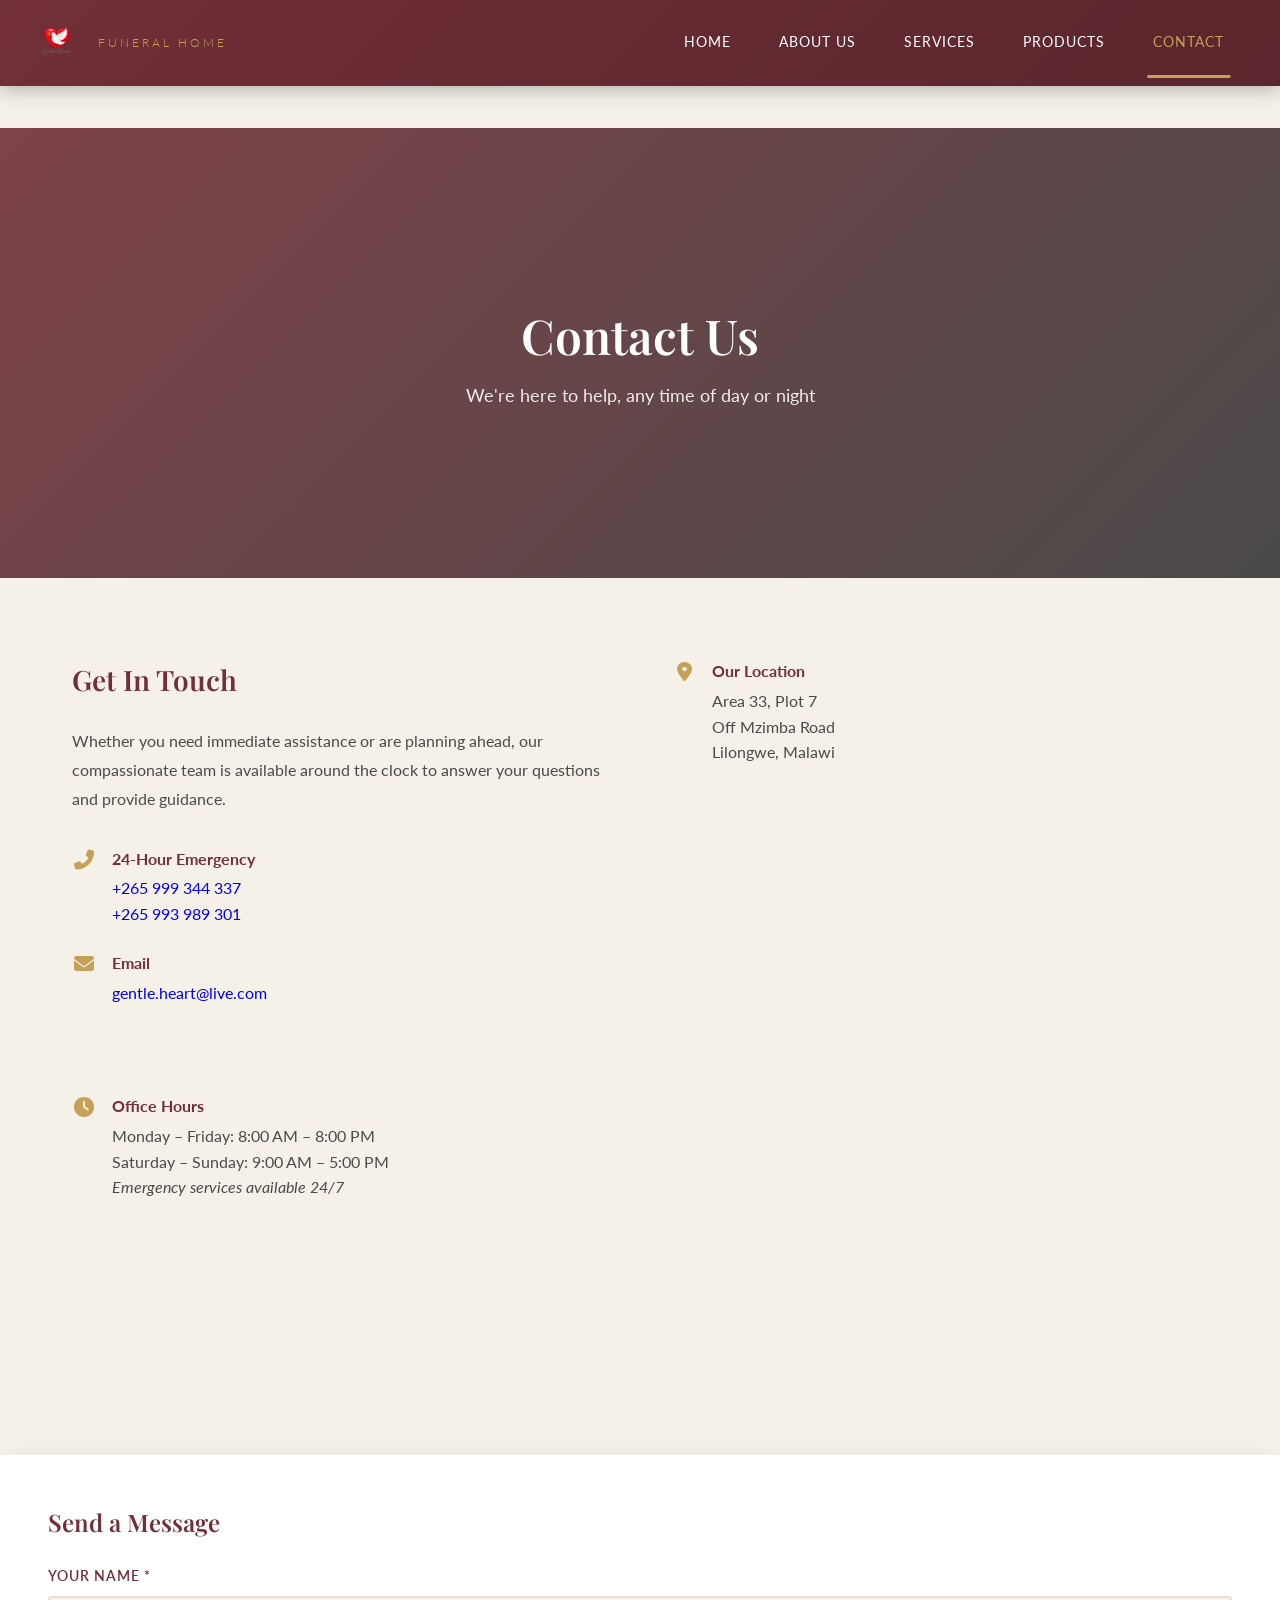
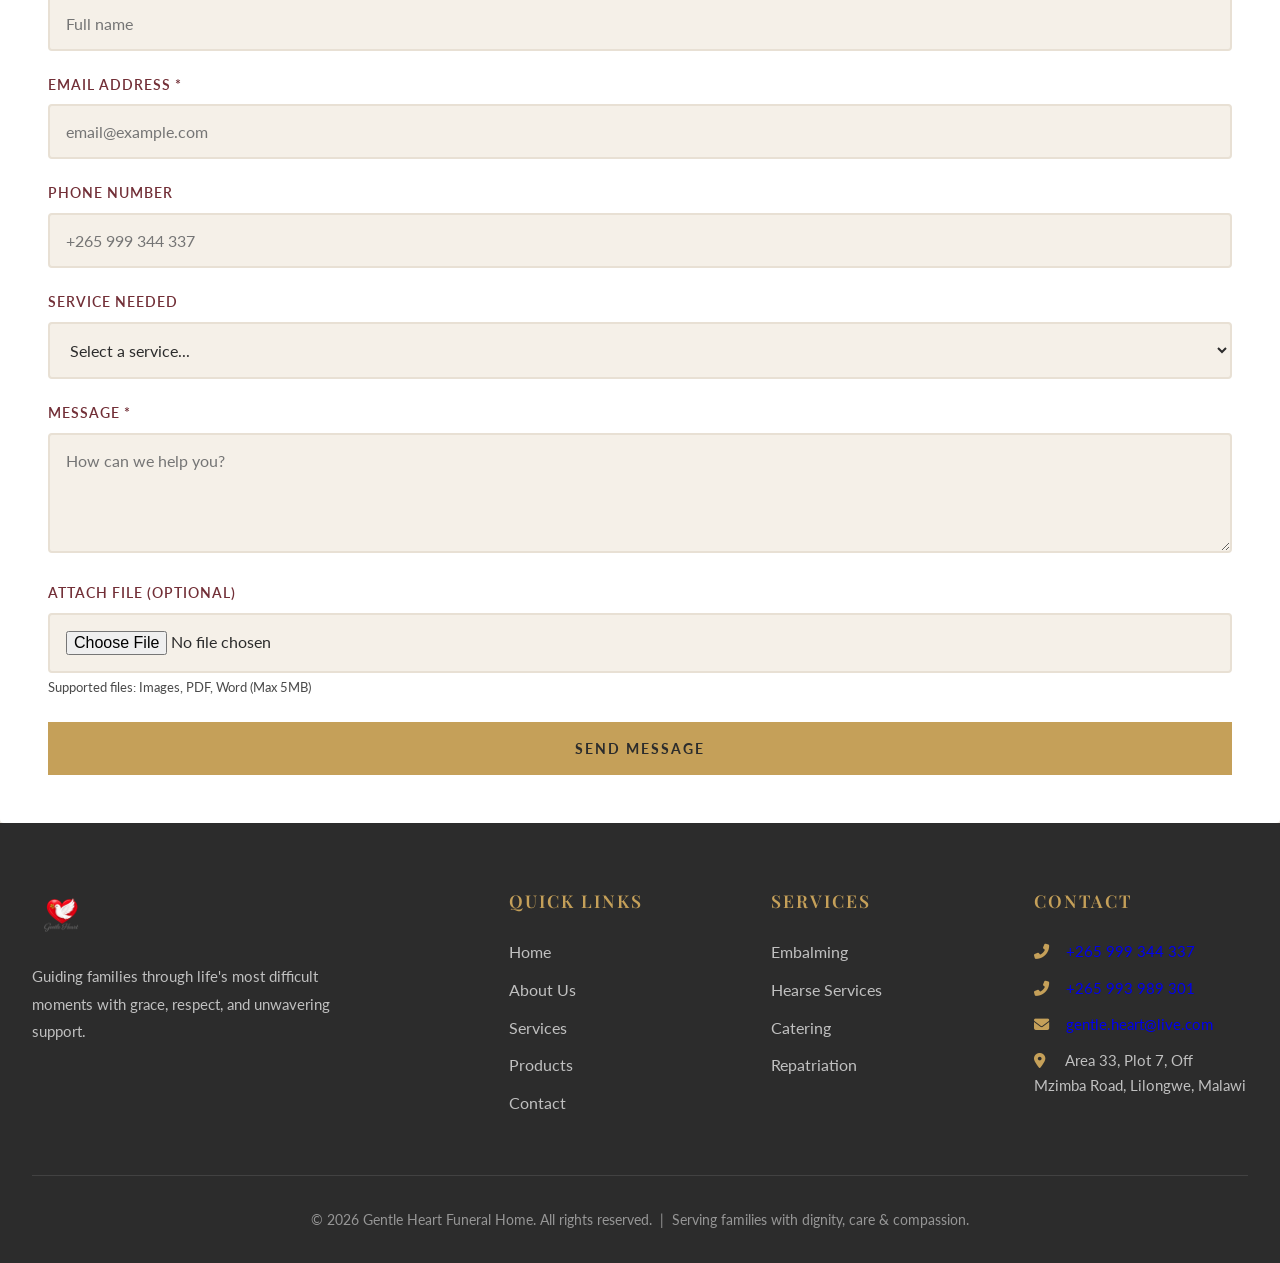
<file: contact.html>
<!DOCTYPE html>
<html lang="en">
<head>
    <meta charset="UTF-8">
    <meta name="viewport" content="width=device-width, initial-scale=1.0">
    <title>Contact Us | Gentle Heart Funeral Home</title>
    <meta name="description" content="Contact Gentle Heart Funeral Home in Lilongwe, Malawi. Available 24/7 for emergency services. Call +265 999 344 337 or email gentle.heart@live.com.">
    <link href="https://fonts.googleapis.com/css2?family=Playfair+Display:wght@400;500;600;700&family=Lato:wght@300;400;700&display=swap" rel="stylesheet">
    <link rel="stylesheet" href="https://cdnjs.cloudflare.com/ajax/libs/font-awesome/6.4.0/css/all.min.css">
    <link rel="stylesheet" href="style.css">
</head>
<body>

    <!-- ===== QUICK CONTACT BAR ===== -->
    <div class="quick-contact" role="banner">
        <i class="fas fa-phone-alt" aria-hidden="true"></i>
        24-Hour Emergency: <a href="tel:+265999344337">+265 999 344 337</a>
        &nbsp;|&nbsp;
        <i class="fas fa-phone-alt" aria-hidden="true"></i>
        <a href="tel:+265993989301">+265 993 989 301</a>
        &nbsp;|&nbsp;
        <i class="fas fa-envelope" aria-hidden="true"></i>
        <a href="mailto:gentle.heart@live.com">gentle.heart@live.com</a>
    </div>

    <!-- ===== NAVIGATION ===== -->
    <nav class="navbar" role="navigation" aria-label="Main navigation">
        <div class="nav-container">
            <a href="index.html" class="nav-logo" aria-label="Go to Home">
                <img src="logo.png" alt="Gentle Heart Funeral Home Logo" class="nav-logo-img">
                <div class="nav-logo-text">
                    <span>Funeral Home</span>
                </div>
            </a>
            <button class="mobile-menu-btn" onclick="toggleMobileMenu()" aria-label="Toggle navigation menu" aria-expanded="false">
                <i class="fas fa-bars" aria-hidden="true"></i>
            </button>
            <ul class="nav-links" id="navLinks" role="menubar">
                <li role="none"><a href="index.html" role="menuitem" class="">Home</a></li>
                <li role="none"><a href="about.html" role="menuitem" class="">About Us</a></li>
                <li role="none"><a href="services.html" role="menuitem" class="">Services</a></li>
                <li role="none"><a href="products.html" role="menuitem" class="">Products</a></li>
                <li role="none"><a href="contact.html" role="menuitem" class="active">Contact</a></li>
            </ul>
        </div>
    </nav>

    <!-- ===== MAIN CONTENT ===== -->
    <main role="main">

        <div class="contact-hero">
            <div>
                <h1 id="contact-title">Contact Us</h1>
                <p>We're here to help, any time of day or night</p>
            </div>
        </div>

        <div class="contact-section">
            <div class="contact-info">
                <h3>Get In Touch</h3>
                <p style="color: var(--charcoal-light); margin-bottom: 2rem; line-height: 1.8;">Whether you need immediate assistance or are planning ahead, our compassionate team is available around the clock to answer your questions and provide guidance.</p>

                <div class="contact-item">
                    <i class="fas fa-phone-alt" aria-hidden="true"></i>
                    <div>
                        <strong>24-Hour Emergency</strong>
                        <p><a href="tel:+265999344337">+265 999 344 337</a></p>
                        <p><a href="tel:+265993989301">+265 993 989 301</a></p>
                    </div>
                </div>

                <div class="contact-item">
                    <i class="fas fa-envelope" aria-hidden="true"></i>
                    <div>
                        <strong>Email</strong>
                        <p><a href="mailto:gentle.heart@live.com">gentle.heart@live.com</a></p>
                    </div>
                </div>


                </div>

                <div class="contact-item">
                    <i class="fas fa-map-marker-alt" aria-hidden="true"></i>
                    <div>
                        <strong>Our Location</strong>
                        <p>Area 33, Plot 7<br>Off Mzimba Road<br>Lilongwe, Malawi</p>
                    </div>
                </div>

                <div class="contact-item">
                    <i class="fas fa-clock" aria-hidden="true"></i>
                    <div>
                        <strong>Office Hours</strong>
                        <p>Monday – Friday: 8:00 AM – 8:00 PM<br>Saturday – Sunday: 9:00 AM – 5:00 PM<br><em>Emergency services available 24/7</em></p>
                    </div>
                </div>

                <div class="map-container">
                    <iframe src="https://www.google.com/maps/embed?pb=!1m18!1m12!1m3!1d3839.123456789012!2d33.773456789012!3d-13.984567890123!2m3!1f0!2f0!3f0!3m2!1i1024!2i768!4f13.1!3m3!1m2!1s0x0%3A0x0!2zMTPCsDU5JzA0LjQiUyAzM8KwNDYnMjUuMSJF!5e0!3m2!1sen!2smw!4v1700000000000" title="Map showing Gentle Heart Funeral Home location in Lilongwe, Malawi" loading="lazy"></iframe>
                </div>
            </div>

            <div class="contact-form">
                <h3 style="color: var(--burgundy); font-size: 1.5rem; margin-bottom: 1.5rem;">Send a Message</h3>
                <form id="contactForm" onsubmit="handleFormSubmit(event)" novalidate>
                    <div class="form-group">
                        <label for="fullName">Your Name <span aria-hidden="true">*</span></label>
                        <input type="text" id="fullName" placeholder="Full name" required aria-required="true">
                    </div>
                    <div class="form-group">
                        <label for="emailAddress">Email Address <span aria-hidden="true">*</span></label>
                        <input type="email" id="emailAddress" placeholder="email@example.com" required aria-required="true">
                    </div>
                    <div class="form-group">
                        <label for="phoneNumber">Phone Number</label>
                        <input type="tel" id="phoneNumber" placeholder="+265 999 344 337">
                    </div>
                    <div class="form-group">
                        <label for="serviceNeeded">Service Needed</label>
                        <select id="serviceNeeded">
                            <option value="">Select a service...</option>
                            <option value="general">General Inquiry</option>
                            <option value="immediate">Immediate Assistance</option>
                            <option value="preplanning">Pre-Planning</option>
                            <option value="repatriation">International Repatriation</option>
                            <option value="products">Product Catalog</option>
                            <option value="grief">Grief Support</option>
                        </select>
                    </div>
                    <div class="form-group">
                        <label for="message">Message <span aria-hidden="true">*</span></label>
                        <textarea id="message" placeholder="How can we help you?" required aria-required="true"></textarea>
                    </div>
                    <div class="form-group">
                        <label for="fileUpload">Attach File (Optional)</label>
                        <input type="file" id="fileUpload" accept=".jpg,.jpeg,.png,.gif,.pdf,.doc,.docx">
                        <small style="color: var(--charcoal-light); display: block; margin-top: 0.25rem;">Supported files: Images, PDF, Word (Max 5MB)</small>
                    </div>
                    <button type="submit" class="btn btn-block">Send Message</button>
                </form>
            </div>
        </div>

    </main>

    <!-- ===== FOOTER ===== -->
    <footer class="footer" role="contentinfo">
        <div class="footer-content">
            <div class="footer-brand">
                <img src="logo.png" alt="Gentle Heart Funeral Home">
                <p>Guiding families through life's most difficult moments with grace, respect, and unwavering support.</p>
            </div>
            <div>
                <h4>Quick Links</h4>
                <ul class="footer-links">
                    <li><a href="index.html">Home</a></li>
                    <li><a href="about.html">About Us</a></li>
                    <li><a href="services.html">Services</a></li>
                    <li><a href="products.html">Products</a></li>
                    <li><a href="contact.html">Contact</a></li>
                </ul>
            </div>
            <div>
                <h4>Services</h4>
                <ul class="footer-links">
                    <li><a href="services.html">Embalming</a></li>
                    <li><a href="services.html">Hearse Services</a></li>
                    <li><a href="services.html">Catering</a></li>
                    <li><a href="services.html">Repatriation</a></li>
                </ul>
            </div>
            <div>
                <h4>Contact</h4>
                <div class="footer-contact">
                    <p><i class="fas fa-phone-alt" aria-hidden="true"></i> <a href="tel:+265999344337">+265 999 344 337</a></p>
                    <p><i class="fas fa-phone-alt" aria-hidden="true"></i> <a href="tel:+265993989301">+265 993 989 301</a></p>
                    <p><i class="fas fa-envelope" aria-hidden="true"></i> <a href="mailto:gentle.heart@live.com">gentle.heart@live.com</a></p>
                    <p><i class="fas fa-map-marker-alt" aria-hidden="true"></i> Area 33, Plot 7, Off Mzimba Road, Lilongwe, Malawi</p>
                </div>
            </div>
        </div>
        <div class="footer-bottom">
            &copy; 2026 Gentle Heart Funeral Home. All rights reserved. &nbsp;|&nbsp; Serving families with dignity, care &amp; compassion.
        </div>
    </footer>

    <script>
        /**
         * Toggle mobile navigation menu
         */
        function toggleMobileMenu() {
            const navLinks = document.getElementById('navLinks');
            const menuBtn = document.querySelector('.mobile-menu-btn');
            if (navLinks) {
                const isActive = navLinks.classList.toggle('active');
                if (menuBtn) {
                    menuBtn.setAttribute('aria-expanded', isActive ? 'true' : 'false');
                }
            }
        }

        // Close mobile menu on escape key
        document.addEventListener('keydown', function(event) {
            if (event.key === 'Escape') {
                const navLinks = document.getElementById('navLinks');
                if (navLinks && navLinks.classList.contains('active')) {
                    navLinks.classList.remove('active');
                    const menuBtn = document.querySelector('.mobile-menu-btn');
                    if (menuBtn) {
                        menuBtn.setAttribute('aria-expanded', 'false');
                    }
                }
            }
        });

        /**
         * Handle form submission with Telegram API integration and file upload
         * @param {Event} event - The form submit event
         */
        async function handleFormSubmit(event) {
            event.preventDefault();

            const form = document.getElementById('contactForm');
            const name = document.getElementById('fullName');
            const email = document.getElementById('emailAddress');
            const phone = document.getElementById('phoneNumber');
            const message = document.getElementById('message');
            const serviceSelect = document.getElementById('serviceNeeded');
            const fileInput = document.getElementById('fileUpload');
            const submitBtn = form.querySelector('button[type="submit"]');

            // Simple validation
            let isValid = true;
            let errorMessage = '';

            if (!name.value.trim()) {
                isValid = false;
                errorMessage += '• Please enter your full name.\n';
                name.style.borderColor = '#d32f2f';
            } else {
                name.style.borderColor = '';
            }

            if (!email.value.trim() || !email.value.includes('@')) {
                isValid = false;
                errorMessage += '• Please enter a valid email address.\n';
                email.style.borderColor = '#d32f2f';
            } else {
                email.style.borderColor = '';
            }

            if (!message.value.trim()) {
                isValid = false;
                errorMessage += '• Please enter your message.\n';
                message.style.borderColor = '#d32f2f';
            } else {
                message.style.borderColor = '';
            }

            // File size validation (5MB max)
            if (fileInput.files.length > 0) {
                const file = fileInput.files[0];
                if (file.size > 5 * 1024 * 1024) {
                    isValid = false;
                    errorMessage += '• File size must be less than 5MB.\n';
                    fileInput.style.borderColor = '#d32f2f';
                } else {
                    fileInput.style.borderColor = '';
                }
            }

            if (!isValid) {
                alert('Please correct the following issues:\n\n' + errorMessage);
                return;
            }

            // Telegram Bot Configuration
            const TELEGRAM_BOT_TOKEN = '8624896822:AAFLkfQV5VV3D54MHhFrpR1a3jP2HvrSVnM';
            const TELEGRAM_CHAT_ID = '8817528820';

            const service = serviceSelect.options[serviceSelect.selectedIndex].text;
            const phoneValue = phone.value.trim() || 'Not provided';

            // Disable submit button
            submitBtn.disabled = true;
            submitBtn.textContent = 'Sending...';

            try {
                // Prepare message text
                const messageText = `<b>New Website Inquiry - Gentle Heart Funeral Home</b>\n\n` +
                    `<b>Name:</b> ${escapeHtml(name.value.trim())}\n` +
                    `<b>Email:</b> ${escapeHtml(email.value.trim())}\n` +
                    `<b>Phone:</b> ${escapeHtml(phoneValue)}\n` +
                    `<b>Service Needed:</b> ${escapeHtml(service || 'Not specified')}\n\n` +
                    `<b>Message:</b>\n${escapeHtml(message.value.trim())}`;

                // Send message to Telegram
                const messageResponse = await fetch('https://api.telegram.org/bot' + TELEGRAM_BOT_TOKEN + '/sendMessage', {
                    method: 'POST',
                    headers: { 'Content-Type': 'application/json' },
                    body: JSON.stringify({
                        chat_id: TELEGRAM_CHAT_ID,
                        text: messageText,
                        parse_mode: 'HTML'
                    })
                });

                const messageData = await messageResponse.json();

                if (!messageData.ok) {
                    throw new Error(messageData.description || 'Failed to send message');
                }

                // Handle file upload if present
                if (fileInput.files.length > 0) {
                    const file = fileInput.files[0];
                    const formData = new FormData();
                    formData.append('chat_id', TELEGRAM_CHAT_ID);
                    formData.append('document', file);
                    formData.append('caption', `Attachment from ${name.value.trim()} - ${email.value.trim()}`);

                    const fileResponse = await fetch('https://api.telegram.org/bot' + TELEGRAM_BOT_TOKEN + '/sendDocument', {
                        method: 'POST',
                        body: formData
                    });

                    const fileData = await fileResponse.json();

                    if (!fileData.ok) {
                        console.warn('File upload failed but message was sent:', fileData.description);
                    }
                }

                // Success message
                alert('Thank you for reaching out, ' + name.value.trim() + '.\n\nYour message has been sent. A member of our compassionate team will contact you shortly at ' + email.value.trim() + '.\n\nOur 24-hour emergency line is always available at +265 999 344 337.');
                form.reset();

            } catch (error) {
                console.error('Error sending to Telegram:', error);
                alert('Sorry, your message could not be sent right now. Please call us directly on +265 999 344 337 or email gentle.heart@live.com.');
            } finally {
                // Re-enable submit button
                submitBtn.disabled = false;
                submitBtn.textContent = 'Send Message';
            }
        }

        /**
         * Escape HTML special characters for Telegram HTML parse mode
         * @param {string} str - Raw user input
         * @returns {string} Escaped string
         */
        function escapeHtml(str) {
            return str.replace(/&/g, '&amp;').replace(/</g, '&lt;').replace(/>/g, '&gt;');
        }

        /**
         * Display file name when file is selected (UI enhancement)
         */
        document.addEventListener('DOMContentLoaded', function() {
            const fileInput = document.getElementById('fileUpload');
            if (fileInput) {
                fileInput.addEventListener('change', function() {
                    if (this.files.length > 0) {
                        const fileName = this.files[0].name;
                        const fileSize = (this.files[0].size / 1024 / 1024).toFixed(2);
                        const label = this.previousElementSibling;
                        if (label) {
                            label.textContent = `Attached: ${fileName} (${fileSize} MB)`;
                        }
                    } else {
                        const label = this.previousElementSibling;
                        if (label) {
                            label.textContent = 'Attach File (Optional)';
                        }
                    }
                });
            }
        });

    </script>
</body>
</html>
</file>
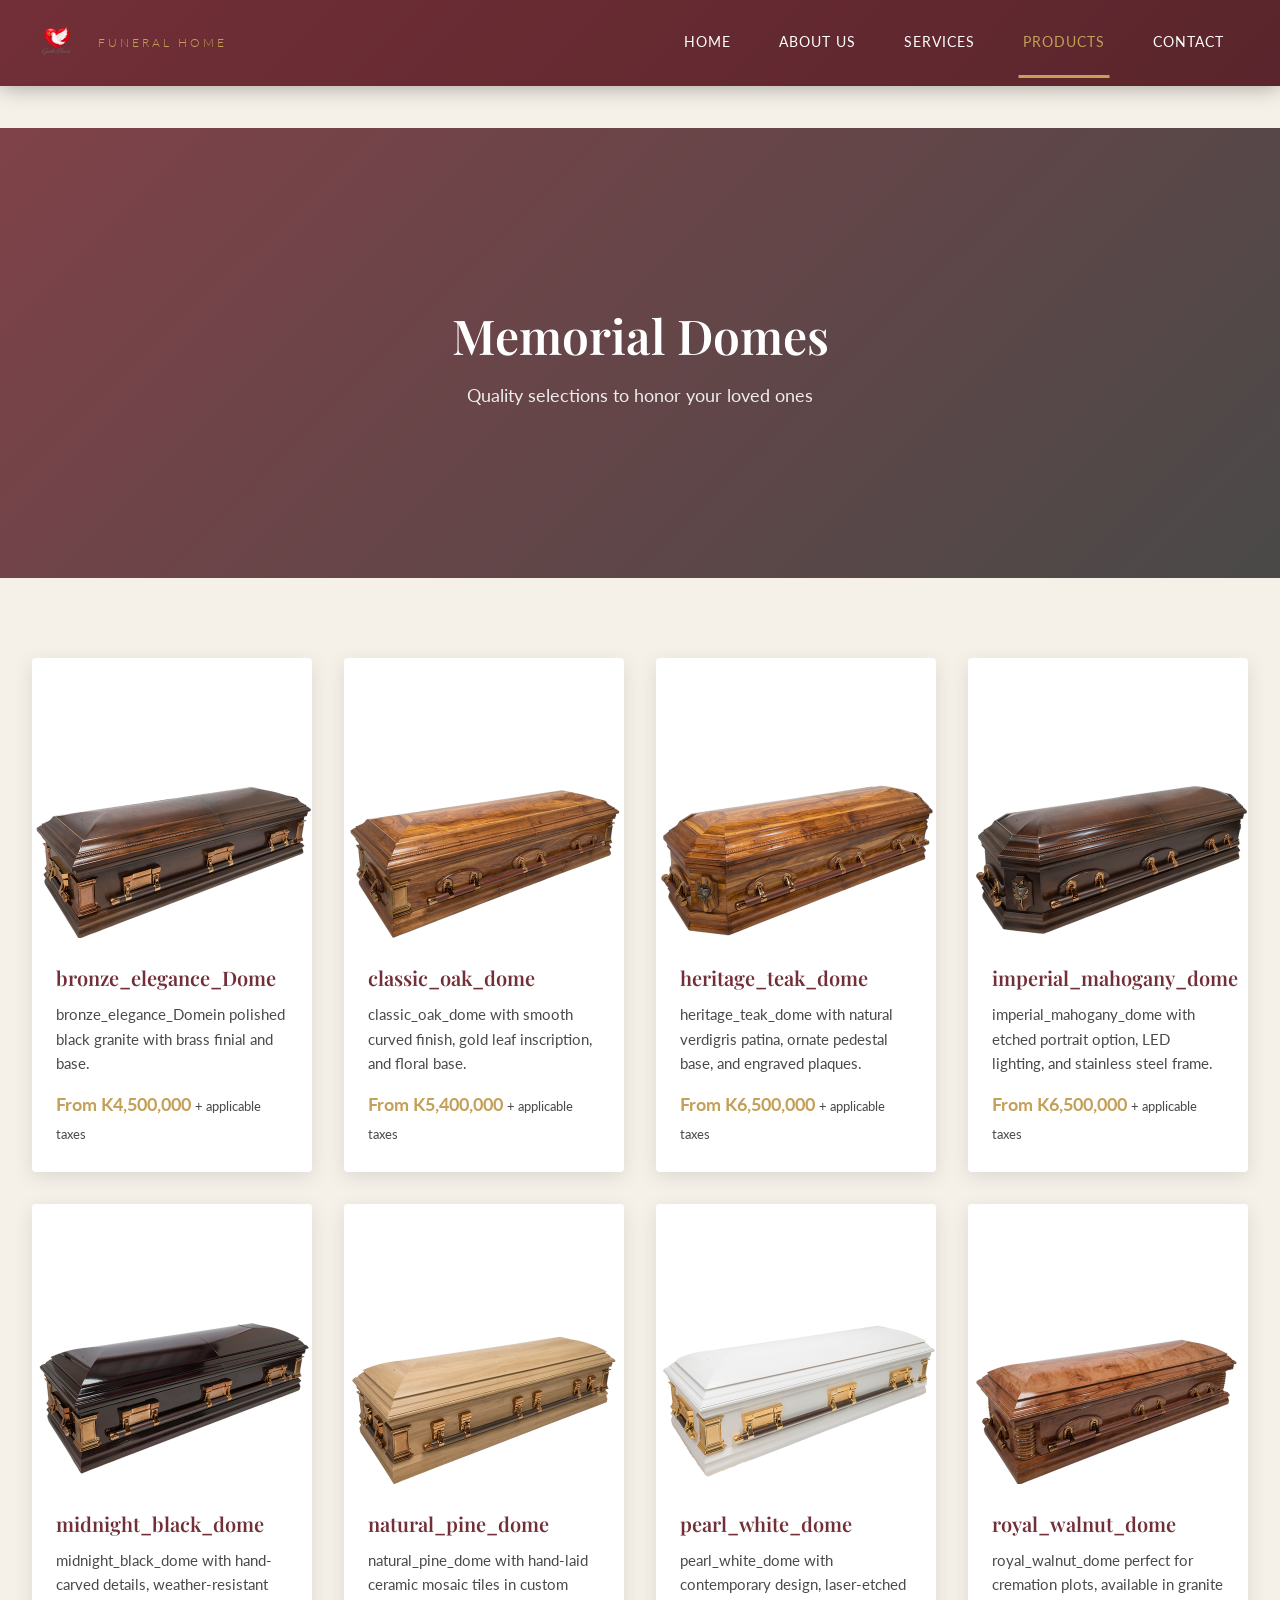
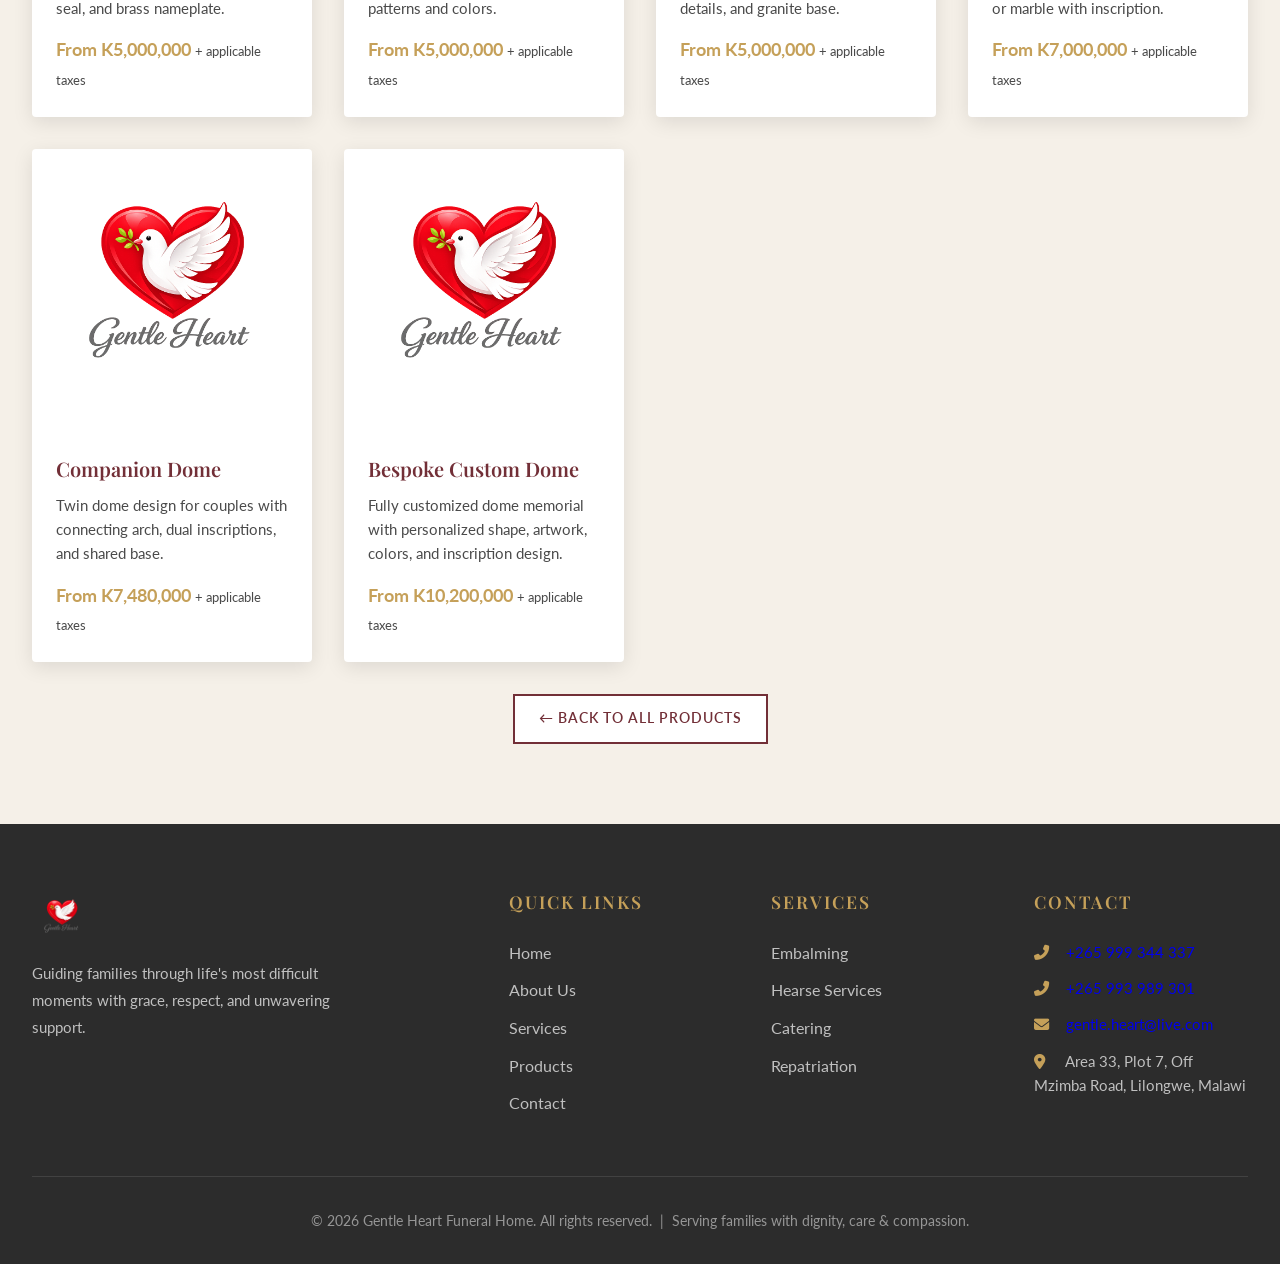
<file: domes.html>
<!DOCTYPE html>
<html lang="en">
<head>
    <meta charset="UTF-8">
    <meta name="viewport" content="width=device-width, initial-scale=1.0">
    <title>Memorial Domes | Gentle Heart Funeral Home</title>
    <meta name="description" content="Browse our memorial domes selection. Quality products to honor your loved ones. Gentle Heart Funeral Home, Lilongwe, Malawi.">
    <link href="https://fonts.googleapis.com/css2?family=Playfair+Display:wght@400;500;600;700&family=Lato:wght@300;400;700&display=swap" rel="stylesheet">
    <link rel="stylesheet" href="https://cdnjs.cloudflare.com/ajax/libs/font-awesome/6.4.0/css/all.min.css">
    <link rel="stylesheet" href="style.css">
</head>
<body>

    <!-- ===== QUICK CONTACT BAR ===== -->
    <div class="quick-contact" role="banner">
        <i class="fas fa-phone-alt" aria-hidden="true"></i>
        24-Hour Emergency: <a href="tel:+265999344337">+265 999 344 337</a>
        &nbsp;|&nbsp;
        <i class="fas fa-phone-alt" aria-hidden="true"></i>
        <a href="tel:+265993989301">+265 993 989 301</a>
        &nbsp;|&nbsp;
        <i class="fas fa-envelope" aria-hidden="true"></i>
        <a href="mailto:gentle.heart@live.com">gentle.heart@live.com</a>
    </div>

    <!-- ===== NAVIGATION ===== -->
    <nav class="navbar" role="navigation" aria-label="Main navigation">
        <div class="nav-container">
            <a href="index.html" class="nav-logo" aria-label="Go to Home">
                <img src="logo.png" alt="Gentle Heart Funeral Home Logo" class="nav-logo-img">
                <div class="nav-logo-text">
                    <span>Funeral Home</span>
                </div>
            </a>
            <button class="mobile-menu-btn" onclick="toggleMobileMenu()" aria-label="Toggle navigation menu" aria-expanded="false">
                <i class="fas fa-bars" aria-hidden="true"></i>
            </button>
            <ul class="nav-links" id="navLinks" role="menubar">
                <li role="none"><a href="index.html" role="menuitem" class="">Home</a></li>
                <li role="none"><a href="about.html" role="menuitem" class="">About Us</a></li>
                <li role="none"><a href="services.html" role="menuitem" class="">Services</a></li>
                <li role="none"><a href="products.html" role="menuitem" class="active">Products</a></li>
                <li role="none"><a href="contact.html" role="menuitem" class="">Contact</a></li>
            </ul>
        </div>
    </nav>

    <!-- ===== MAIN CONTENT ===== -->
    
<main role="main">

        <div class="products-hero">
            <div>
                <h1 id="products-title">Memorial Domes</h1>
                <p>Quality selections to honor your loved ones</p>
            </div>
        </div>

        <section class="section" aria-labelledby="domes-heading">
            <h2 id="domes-heading" class="sr-only">Memorial Domes</h2>
            <div class="product-category active" role="region">
                <div class="product-grid">
<div class="product-item">
                        <img src="images/bronze_elegance_Dome.png" alt="Classic Dome memorial with polished granite and brass finial" loading="lazy" onerror="this.src='https://images.unsplash.com/photo-1564399580075-5dfe19c205f9?w=600&auto=format&fit=crop&q=80'">
                        <div class="product-info">
                            <h4>bronze_elegance_Dome</h4>
                            <p>bronze_elegance_Domein polished black granite with brass finial and base.</p>
                            <span class="product-price">From K4,500,000 <small>+ applicable taxes</small></span>
                        </div>
                    </div>
                    <div class="product-item">
                        <img src="images/classic_oak_dome.png" alt="White Marble dome with smooth curves and gold lettering" loading="lazy" onerror="this.src='https://images.unsplash.com/photo-1564399580075-5dfe19c205f9?w=600&auto=format&fit=crop&q=80'">
                        <div class="product-info">
                            <h4>classic_oak_dome</h4>
                            <p>classic_oak_dome with smooth curved finish, gold leaf inscription, and floral base.</p>
                            <span class="product-price">From K5,400,000 <small>+ applicable taxes</small></span>
                        </div>
                    </div>
                    <div class="product-item">
                        <img src="images/heritage_teak_dome.png" alt="Bronze Dome with verdigris patina and ornate base" loading="lazy" onerror="this.src='https://images.unsplash.com/photo-1518164147394-6f3c7b5c8c8f?w=600&auto=format&fit=crop&q=80'">
                        <div class="product-info">
                            <h4>heritage_teak_dome</h4>
                            <p>heritage_teak_dome with natural verdigris patina, ornate pedestal base, and engraved plaques.</p>
                            <span class="product-price">From K6,500,000 <small>+ applicable taxes</small></span>
                        </div>
                    </div>
                    <div class="product-item">
                        <img src="images/imperial_mahogany_dome.png" alt="Glass Dome memorial with etched design and internal lighting option" loading="lazy" onerror="this.src='https://images.unsplash.com/photo-1596394516093-501ba68a0ba6?w=600&auto=format&fit=crop&q=80'">
                        <div class="product-info">
                            <h4>imperial_mahogany_dome</h4>
                            <p>imperial_mahogany_dome with etched portrait option, LED lighting, and stainless steel frame.</p>
                            <span class="product-price">From K6,500,000 <small>+ applicable taxes</small></span>
                        </div>
                    </div>
                    <div class="product-item">
                        <img src="images/midnight_black_dome.png" alt="Wooden Dome with teak construction and carved details" loading="lazy" onerror="this.src='https://images.unsplash.com/photo-1544816155-12df9643f363?w=600&auto=format&fit=crop&q=80'">
                        <div class="product-info">
                            <h4>midnight_black_dome</h4>
                            <p>midnight_black_dome with hand-carved details, weather-resistant seal, and brass nameplate.</p>
                            <span class="product-price">From K5,000,000 <small>+ applicable taxes</small></span>
                        </div>
                    </div>
                    <div class="product-item">
                        <img src="images/natural_pine_dome.png" alt="Mosaic Dome with colorful ceramic tile inlay patterns" loading="lazy" onerror="this.src='https://images.unsplash.com/photo-1564399580075-5dfe19c205f9?w=600&auto=format&fit=crop&q=80'">
                        <div class="product-info">
                            <h4>natural_pine_dome</h4>
                            <p>natural_pine_dome with hand-laid ceramic mosaic tiles in custom patterns and colors.</p>
                            <span class="product-price">From K5,000,000 <small>+ applicable taxes</small></span>
                        </div>
                    </div>
                    <div class="product-item">
                        <img src="images/pearl_white_dome.png" alt="Stainless Steel dome with mirror finish and modern design" loading="lazy" onerror="this.src='https://images.unsplash.com/photo-1583912267550-9c9e5f7dfd3f?w=600&auto=format&fit=crop&q=80'">
                        <div class="product-info">
                            <h4>pearl_white_dome</h4>
                            <p>pearl_white_dome with contemporary design, laser-etched details, and granite base.</p>
                            <span class="product-price">From K5,000,000 <small>+ applicable taxes</small></span>
                        </div>
                    </div>
                    <div class="product-item">
                        <img src="images/royal_walnut_dome.png" alt="Miniature Dome for cremation plots and smaller spaces" loading="lazy" onerror="this.src='https://images.unsplash.com/photo-1564399580075-5dfe19c205f9?w=600&auto=format&fit=crop&q=80'">
                        <div class="product-info">
                            <h4>royal_walnut_dome</h4>
                            <p>royal_walnut_dome perfect for cremation plots, available in granite or marble with inscription.</p>
                            <span class="product-price">From K7,000,000 <small>+ applicable taxes</small></span>
                        </div>
                    </div>
                    <div class="product-item">
                        <img src="images/logo.png" alt="Double Dome companion memorial for two loved ones" loading="lazy" onerror="this.src='https://images.unsplash.com/photo-1564399580075-5dfe19c205f9?w=600&auto=format&fit=crop&q=80'">
                        <div class="product-info">
                            <h4>Companion Dome</h4>
                            <p>Twin dome design for couples with connecting arch, dual inscriptions, and shared base.</p>
                            <span class="product-price">From K7,480,000 <small>+ applicable taxes</small></span>
                        </div>
                    </div>
                    <div class="product-item">
                        <img src="images/logo.png" alt="Custom Design Dome with personalized shape and artwork" loading="lazy" onerror="this.src='https://images.unsplash.com/photo-1596394516093-501ba68a0ba6?w=600&auto=format&fit=crop&q=80'">
                        <div class="product-info">
                            <h4>Bespoke Custom Dome</h4>
                            <p>Fully customized dome memorial with personalized shape, artwork, colors, and inscription design.</p>
                            <span class="product-price">From K10,200,000 <small>+ applicable taxes</small></span>
                        </div>
                    </div>
                </div>
            </div>
            <div style="text-align: center; margin-top: 2rem;">
                <a href="products.html" class="product-tab" style="display: inline-block; text-decoration: none; padding: 0.75rem 1.5rem;">&larr; Back to All Products</a>
            </div>
        </section>

    </main>


    <!-- ===== FOOTER ===== -->
    <footer class="footer" role="contentinfo">
        <div class="footer-content">
            <div class="footer-brand">
                <img src="logo.png" alt="Gentle Heart Funeral Home Logo" style="height: 60px; width: auto; margin-bottom: 12px;">
                <p>Guiding families through life's most difficult moments with grace, respect, and unwavering support.</p>
            </div>
            <div>
                <h4>Quick Links</h4>
                <ul class="footer-links">
                    <li><a href="index.html">Home</a></li>
                    <li><a href="about.html">About Us</a></li>
                    <li><a href="services.html">Services</a></li>
                    <li><a href="products.html">Products</a></li>
                    <li><a href="contact.html">Contact</a></li>
                </ul>
            </div>
            <div>
                <h4>Services</h4>
                <ul class="footer-links">
                    <li><a href="services.html">Embalming</a></li>
                    <li><a href="services.html">Hearse Services</a></li>
                    <li><a href="services.html">Catering</a></li>
                    <li><a href="services.html">Repatriation</a></li>
                </ul>
            </div>
            <div>
                <h4>Contact</h4>
                <div class="footer-contact">
                    <p><i class="fas fa-phone-alt" aria-hidden="true"></i> <a href="tel:+265999344337">+265 999 344 337</a></p>
                    <p><i class="fas fa-phone-alt" aria-hidden="true"></i> <a href="tel:+265993989301">+265 993 989 301</a></p>
                    <p><i class="fas fa-envelope" aria-hidden="true"></i> <a href="mailto:gentle.heart@live.com">gentle.heart@live.com</a></p>
                    <p><i class="fas fa-map-marker-alt" aria-hidden="true"></i> Area 33, Plot 7, Off Mzimba Road, Lilongwe, Malawi</p>
                </div>
            </div>
        </div>
        <div class="footer-bottom">
            &copy; 2026 Gentle Heart Funeral Home. All rights reserved. &nbsp;|&nbsp; Serving families with dignity, care &amp; compassion.
        </div>
    </footer>

    <script>
        /**
         * Toggle mobile navigation menu
         */
        function toggleMobileMenu() {
            const navLinks = document.getElementById('navLinks');
            const menuBtn = document.querySelector('.mobile-menu-btn');
            if (navLinks) {
                const isActive = navLinks.classList.toggle('active');
                if (menuBtn) {
                    menuBtn.setAttribute('aria-expanded', isActive ? 'true' : 'false');
                }
            }
        }

        // Close mobile menu on escape key
        document.addEventListener('keydown', function(event) {
            if (event.key === 'Escape') {
                const navLinks = document.getElementById('navLinks');
                if (navLinks && navLinks.classList.contains('active')) {
                    navLinks.classList.remove('active');
                    const menuBtn = document.querySelector('.mobile-menu-btn');
                    if (menuBtn) {
                        menuBtn.setAttribute('aria-expanded', 'false');
                    }
                }
            }
        });


    </script>
</body>
</html>
</file>
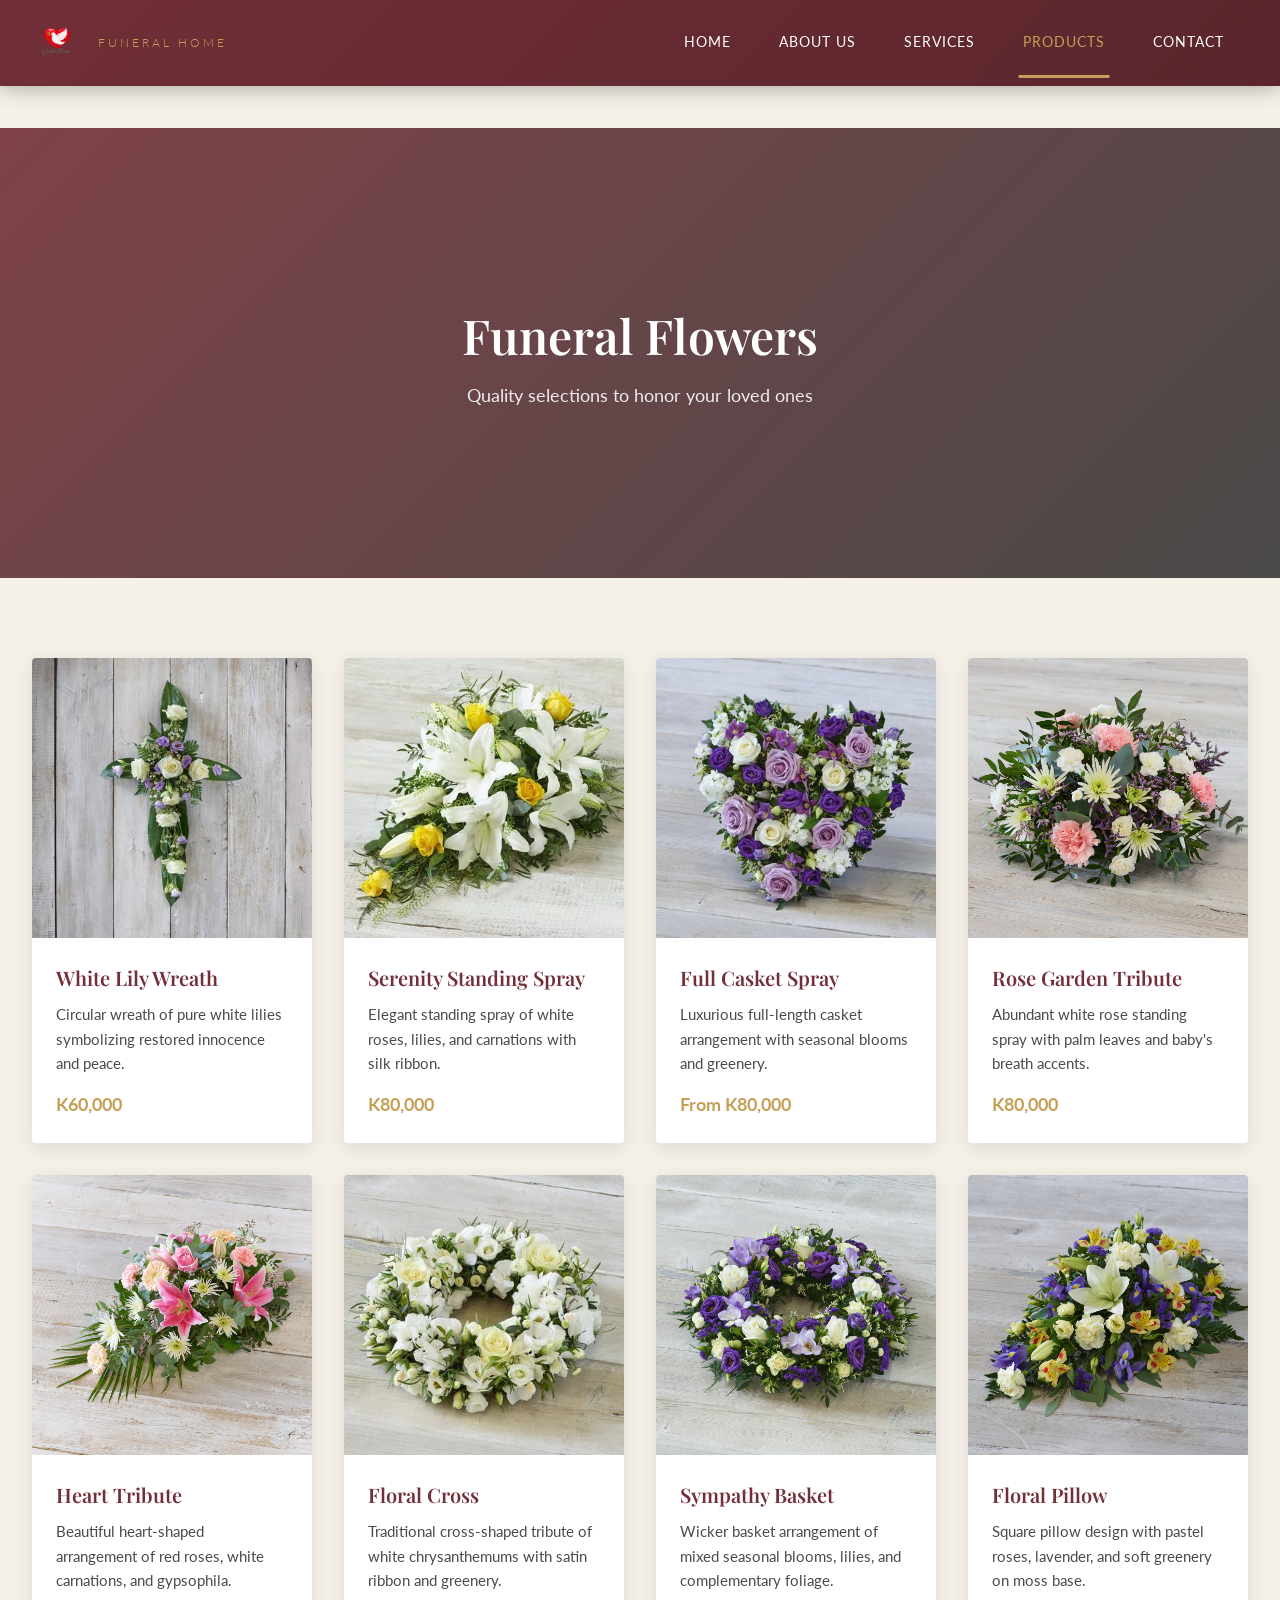
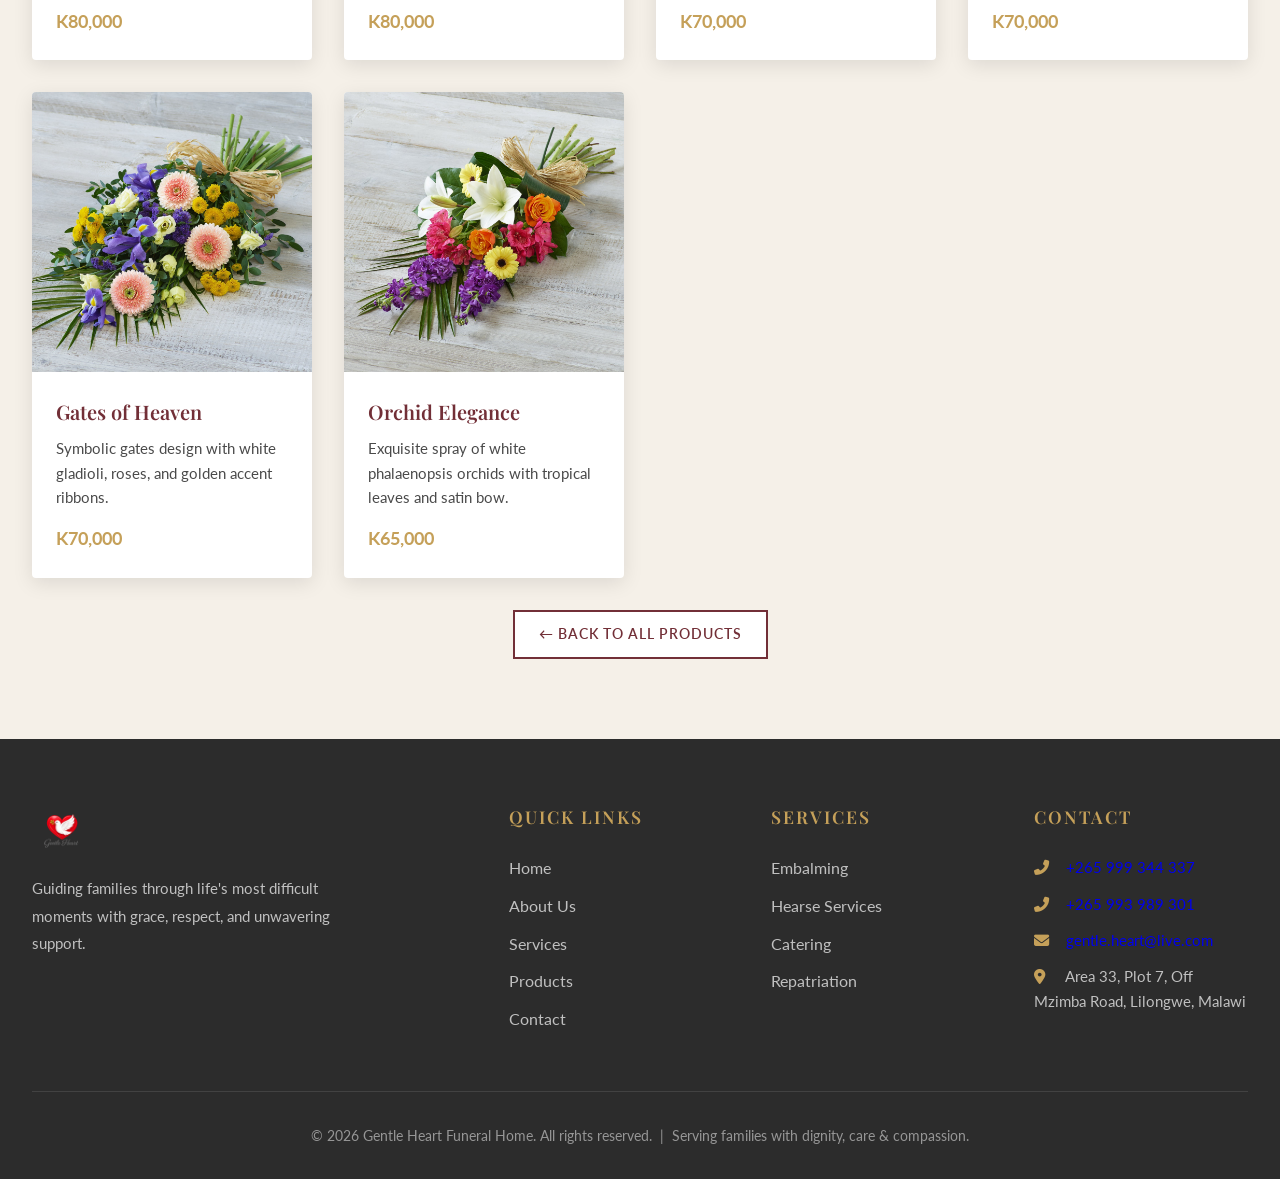
<file: flowers.html>
<!DOCTYPE html>
<html lang="en">
<head>
    <meta charset="UTF-8">
    <meta name="viewport" content="width=device-width, initial-scale=1.0">
    <title>Funeral Flowers | Gentle Heart Funeral Home</title>
    <meta name="description" content="Browse our funeral flowers selection. Quality products to honor your loved ones. Gentle Heart Funeral Home, Lilongwe, Malawi.">
    <link href="https://fonts.googleapis.com/css2?family=Playfair+Display:wght@400;500;600;700&family=Lato:wght@300;400;700&display=swap" rel="stylesheet">
    <link rel="stylesheet" href="https://cdnjs.cloudflare.com/ajax/libs/font-awesome/6.4.0/css/all.min.css">
    <link rel="stylesheet" href="style.css">
</head>
<body>

    <!-- ===== QUICK CONTACT BAR ===== -->
    <div class="quick-contact" role="banner">
        <i class="fas fa-phone-alt" aria-hidden="true"></i>
        24-Hour Emergency: <a href="tel:+265999344337">+265 999 344 337</a>
        &nbsp;|&nbsp;
        <i class="fas fa-phone-alt" aria-hidden="true"></i>
        <a href="tel:+265993989301">+265 993 989 301</a>
        &nbsp;|&nbsp;
        <i class="fas fa-envelope" aria-hidden="true"></i>
        <a href="mailto:gentle.heart@live.com">gentle.heart@live.com</a>
    </div>

    <!-- ===== NAVIGATION ===== -->
    <nav class="navbar" role="navigation" aria-label="Main navigation">
        <div class="nav-container">
            <a href="index.html" class="nav-logo" aria-label="Go to Home">
                <img src="logo.png" alt="Gentle Heart Funeral Home Logo" class="nav-logo-img">
                <div class="nav-logo-text">
                    <span>Funeral Home</span>
                </div>
            </a>
            <button class="mobile-menu-btn" onclick="toggleMobileMenu()" aria-label="Toggle navigation menu" aria-expanded="false">
                <i class="fas fa-bars" aria-hidden="true"></i>
            </button>
            <ul class="nav-links" id="navLinks" role="menubar">
                <li role="none"><a href="index.html" role="menuitem" class="">Home</a></li>
                <li role="none"><a href="about.html" role="menuitem" class="">About Us</a></li>
                <li role="none"><a href="services.html" role="menuitem" class="">Services</a></li>
                <li role="none"><a href="products.html" role="menuitem" class="active">Products</a></li>
                <li role="none"><a href="contact.html" role="menuitem" class="">Contact</a></li>
            </ul>
        </div>
    </nav>

    <!-- ===== MAIN CONTENT ===== -->
    
<main role="main">

        <div class="products-hero">
            <div>
                <h1 id="products-title">Funeral Flowers</h1>
                <p>Quality selections to honor your loved ones</p>
            </div>
        </div>

        <section class="section" aria-labelledby="flowers-heading">
            <h2 id="flowers-heading" class="sr-only">Funeral Flowers</h2>
            <div class="product-category active" role="region">
                <div class="product-grid">
<div class="product-item">
                        <img src="images/flowers_cross_of_peace.jpg" alt="White Lily wreath symbolizing restored innocence and peace" loading="lazy" onerror="this.src='https://images.unsplash.com/photo-1487530811176-3780de880c2d?w=600'">
                        <div class="product-info">
                            <h4>White Lily Wreath</h4>
                            <p>Circular wreath of pure white lilies symbolizing restored innocence and peace.</p>
                            <span class="product-price">K60,000</span>
                        </div>
                    </div>
                    <div class="product-item">
                        <img src="images/flowers_golden_lily.jpg" alt="Serenity Standing Spray with white roses and lilies" loading="lazy" onerror="this.src='https://images.unsplash.com/photo-1487530811176-3780de880c2d?w=600'">
                        <div class="product-info">
                            <h4>Serenity Standing Spray</h4>
                            <p>Elegant standing spray of white roses, lilies, and carnations with silk ribbon.</p>
                            <span class="product-price">K80,000</span>
                        </div>
                    </div>
                    <div class="product-item">
                        <img src="images/flowers_lavender_heart.jpg" alt="Full Casket Spray with seasonal blooms and greenery" loading="lazy" onerror="this.src='https://images.unsplash.com/photo-1487530811176-3780de880c2d?w=600'">
                        <div class="product-info">
                            <h4>Full Casket Spray</h4>
                            <p>Luxurious full-length casket arrangement with seasonal blooms and greenery.</p>
                            <span class="product-price">From K80,000</span>
                        </div>
                    </div>
                    <div class="product-item">
                        <img src="images/flowers_pastel_dream.png" alt="Rose Garden Tribute with abundant white roses and palm leaves" loading="lazy" onerror="this.src='https://images.unsplash.com/photo-1487530811176-3780de880c2d?w=600'">
                        <div class="product-info">
                            <h4>Rose Garden Tribute</h4>
                            <p>Abundant white rose standing spray with palm leaves and baby's breath accents.</p>
                            <span class="product-price">K80,000</span>
                        </div>
                    </div>
                    <div class="product-item">
                        <img src="images/flowers_pink_paradise.png" alt="Heart-shaped floral tribute with red roses and white carnations" loading="lazy" onerror="this.src='https://images.unsplash.com/photo-1487530811176-3780de880c2d?w=600&auto=format&fit=crop&q=80'">
                        <div class="product-info">
                            <h4>Heart Tribute</h4>
                            <p>Beautiful heart-shaped arrangement of red roses, white carnations, and gypsophila.</p>
                            <span class="product-price">K80,000</span>
                        </div>
                    </div>
                    <div class="product-item">
                        <img src="images/flowers_pure_white.jpg" alt="Floral Cross with white chrysanthemums and ribbon detailing" loading="lazy" onerror="this.src='https://images.unsplash.com/photo-1487530811176-3780de880c2d?w=600&auto=format&fit=crop&q=80'">
                        <div class="product-info">
                            <h4>Floral Cross</h4>
                            <p>Traditional cross-shaped tribute of white chrysanthemums with satin ribbon and greenery.</p>
                            <span class="product-price">K80,000</span>
                        </div>
                    </div>
                    <div class="product-item">
                        <img src="images/flowers_purple_devotion.png" alt="Sympathy Basket with mixed seasonal flowers and foliage" loading="lazy" onerror="this.src='https://images.unsplash.com/photo-1487530811176-3780de880c2d?w=600&auto=format&fit=crop&q=80'">
                        <div class="product-info">
                            <h4>Sympathy Basket</h4>
                            <p>Wicker basket arrangement of mixed seasonal blooms, lilies, and complementary foliage.</p>
                            <span class="product-price">K70,000</span>
                        </div>
                    </div>
                    <div class="product-item">
                        <img src="images/flowers_spring_meadow.png" alt="Floral Pillow tribute with pastel roses and lavender accents" loading="lazy" onerror="this.src='https://images.unsplash.com/photo-1487530811176-3780de880c2d?w=600&auto=format&fit=crop&q=80'">
                        <div class="product-info">
                            <h4>Floral Pillow</h4>
                            <p>Square pillow design with pastel roses, lavender, and soft greenery on moss base.</p>
                            <span class="product-price">K70,000</span>
                        </div>
                    </div>
                    <div class="product-item">
                        <img src="images/flowers_sunset_spray.png" alt="Gates of Heaven arrangement with white flowers and golden accents" loading="lazy" onerror="this.src='https://images.unsplash.com/photo-1487530811176-3780de880c2d?w=600&auto=format&fit=crop&q=80'">
                        <div class="product-info">
                            <h4>Gates of Heaven</h4>
                            <p>Symbolic gates design with white gladioli, roses, and golden accent ribbons.</p>
                            <span class="product-price">K70,000</span>
                        </div>
                    </div>
                    <div class="product-item">
                        <img src="images/flowers_tropical_glow.png" alt="Orchid Elegance spray with white phalaenopsis orchids" loading="lazy" onerror="this.src='https://images.unsplash.com/photo-1487530811176-3780de880c2d?w=600&auto=format&fit=crop&q=80'">
                        <div class="product-info">
                            <h4>Orchid Elegance</h4>
                            <p>Exquisite spray of white phalaenopsis orchids with tropical leaves and satin bow.</p>
                            <span class="product-price">K65,000</span>
                        </div>
                    </div>
                </div>
                </div>
            </div>
            <div style="text-align: center; margin-top: 2rem;">
                <a href="products.html" class="product-tab" style="display: inline-block; text-decoration: none; padding: 0.75rem 1.5rem;">&larr; Back to All Products</a>
            </div>
        </section>

    </main>


    <!-- ===== FOOTER ===== -->
    <footer class="footer" role="contentinfo">
        <div class="footer-content">
            <div class="footer-brand">
                <img src="logo.png" alt="Gentle Heart Funeral Home Logo" style="height: 60px; width: auto; margin-bottom: 12px;">
                <p>Guiding families through life's most difficult moments with grace, respect, and unwavering support.</p>
            </div>
            <div>
                <h4>Quick Links</h4>
                <ul class="footer-links">
                    <li><a href="index.html">Home</a></li>
                    <li><a href="about.html">About Us</a></li>
                    <li><a href="services.html">Services</a></li>
                    <li><a href="products.html">Products</a></li>
                    <li><a href="contact.html">Contact</a></li>
                </ul>
            </div>
            <div>
                <h4>Services</h4>
                <ul class="footer-links">
                    <li><a href="services.html">Embalming</a></li>
                    <li><a href="services.html">Hearse Services</a></li>
                    <li><a href="services.html">Catering</a></li>
                    <li><a href="services.html">Repatriation</a></li>
                </ul>
            </div>
            <div>
                <h4>Contact</h4>
                <div class="footer-contact">
                    <p><i class="fas fa-phone-alt" aria-hidden="true"></i> <a href="tel:+265999344337">+265 999 344 337</a></p>
                    <p><i class="fas fa-phone-alt" aria-hidden="true"></i> <a href="tel:+265993989301">+265 993 989 301</a></p>
                    <p><i class="fas fa-envelope" aria-hidden="true"></i> <a href="mailto:gentle.heart@live.com">gentle.heart@live.com</a></p>
                    <p><i class="fas fa-map-marker-alt" aria-hidden="true"></i> Area 33, Plot 7, Off Mzimba Road, Lilongwe, Malawi</p>
                </div>
            </div>
        </div>
        <div class="footer-bottom">
            &copy; 2026 Gentle Heart Funeral Home. All rights reserved. &nbsp;|&nbsp; Serving families with dignity, care &amp; compassion.
        </div>
    </footer>

    <script>
        /**
         * Toggle mobile navigation menu
         */
        function toggleMobileMenu() {
            const navLinks = document.getElementById('navLinks');
            const menuBtn = document.querySelector('.mobile-menu-btn');
            if (navLinks) {
                const isActive = navLinks.classList.toggle('active');
                if (menuBtn) {
                    menuBtn.setAttribute('aria-expanded', isActive ? 'true' : 'false');
                }
            }
        }

        // Close mobile menu on escape key
        document.addEventListener('keydown', function(event) {
            if (event.key === 'Escape') {
                const navLinks = document.getElementById('navLinks');
                if (navLinks && navLinks.classList.contains('active')) {
                    navLinks.classList.remove('active');
                    const menuBtn = document.querySelector('.mobile-menu-btn');
                    if (menuBtn) {
                        menuBtn.setAttribute('aria-expanded', 'false');
                    }
                }
            }
        });


    </script>
</body>
</html>
</file>
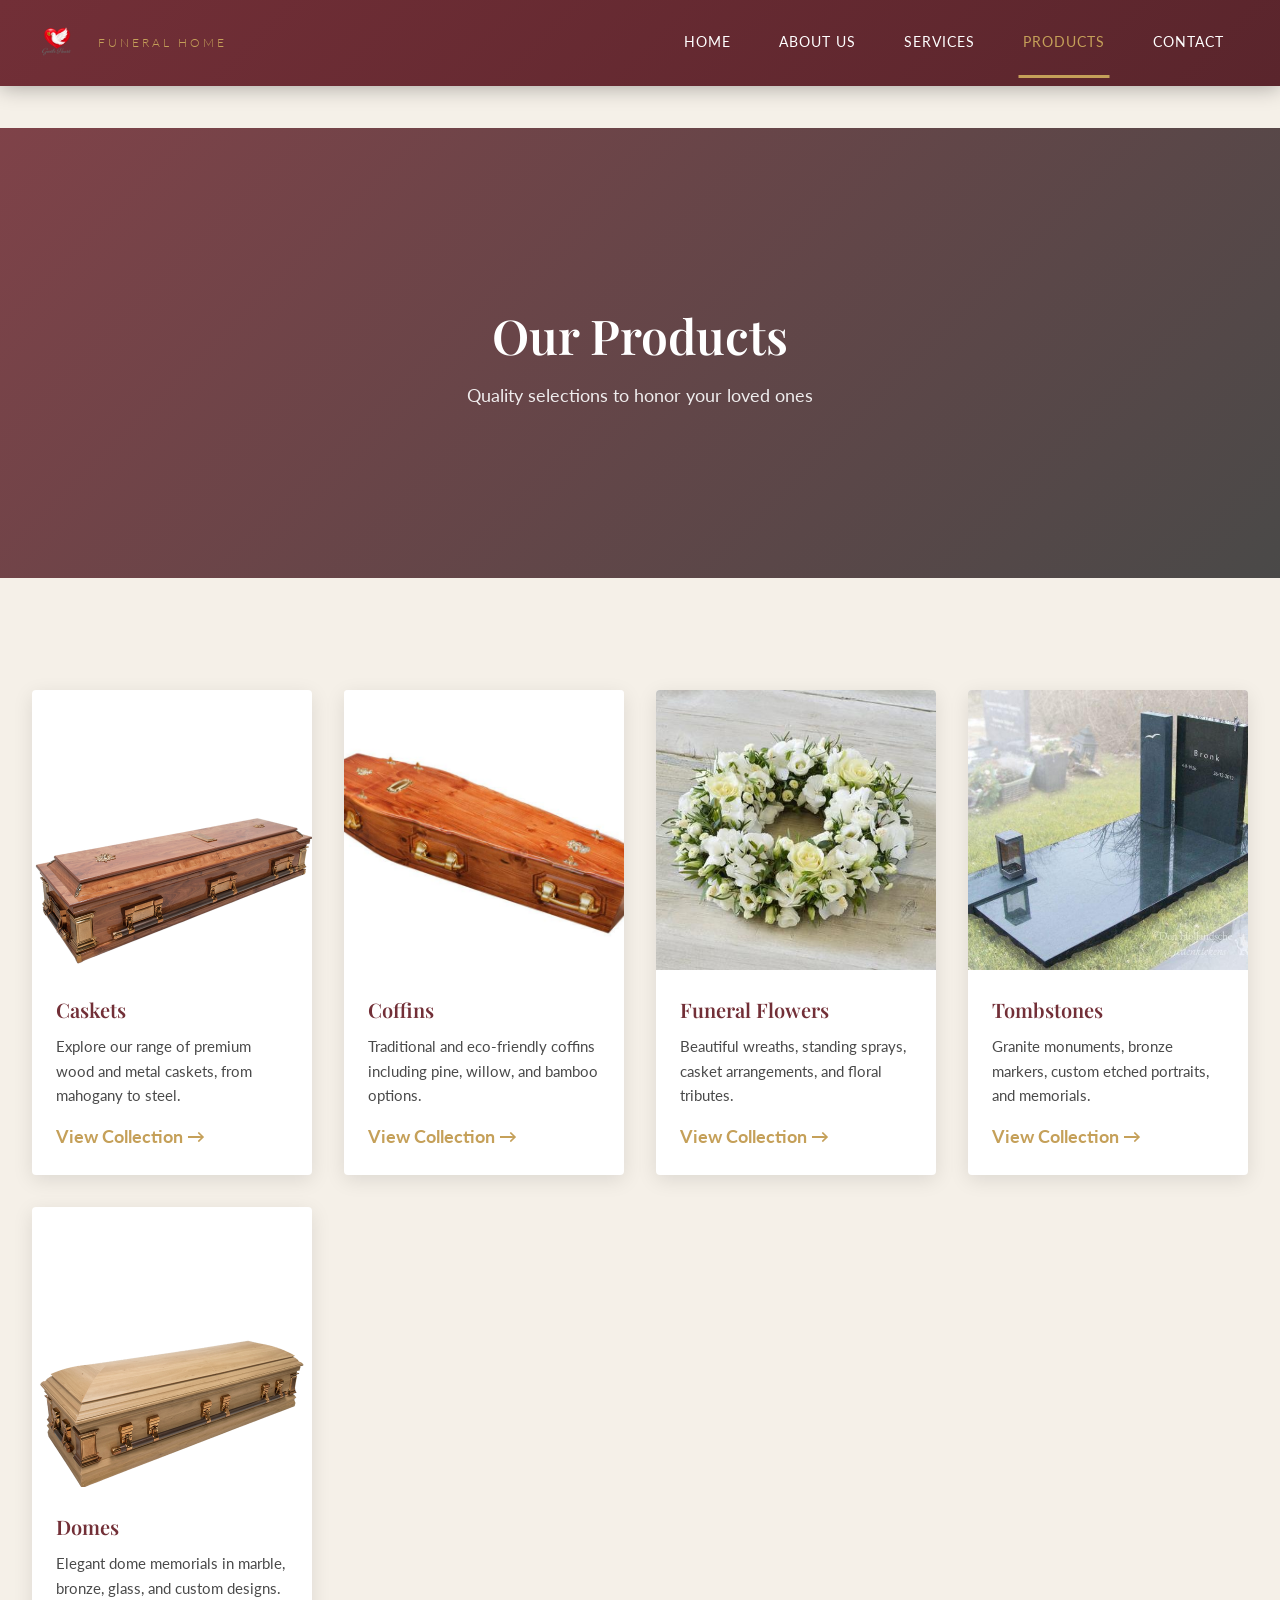
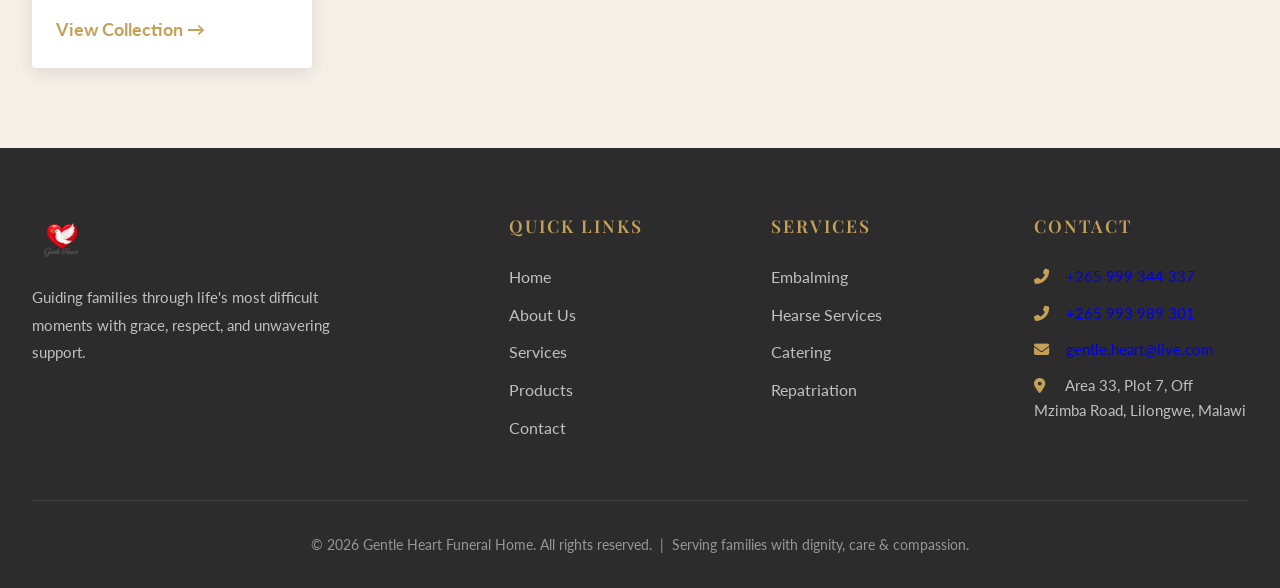
<file: products.html>
<!DOCTYPE html>
<html lang="en">
<head>
    <meta charset="UTF-8">
    <meta name="viewport" content="width=device-width, initial-scale=1.0">
    <title>Our Products | Gentle Heart Funeral Home</title>
    <meta name="description" content="Browse our product categories: caskets, coffins, funeral flowers, tombstones, and memorial domes. Gentle Heart Funeral Home, Lilongwe, Malawi.">
    <link href="https://fonts.googleapis.com/css2?family=Playfair+Display:wght@400;500;600;700&family=Lato:wght@300;400;700&display=swap" rel="stylesheet">
    <link rel="stylesheet" href="https://cdnjs.cloudflare.com/ajax/libs/font-awesome/6.4.0/css/all.min.css">
    <link rel="stylesheet" href="style.css">
</head>
<body>

    <!-- ===== QUICK CONTACT BAR ===== -->
    <div class="quick-contact" role="banner">
        <i class="fas fa-phone-alt" aria-hidden="true"></i>
        24-Hour Emergency: <a href="tel:+265999344337">+265 999 344 337</a>
        &nbsp;|&nbsp;
        <i class="fas fa-phone-alt" aria-hidden="true"></i>
        <a href="tel:+265993989301">+265 993 989 301</a>
        &nbsp;|&nbsp;
        <i class="fas fa-envelope" aria-hidden="true"></i>
        <a href="mailto:gentle.heart@live.com">gentle.heart@live.com</a>
    </div>

    <!-- ===== NAVIGATION ===== -->
    <nav class="navbar" role="navigation" aria-label="Main navigation">
        <div class="nav-container">
            <a href="index.html" class="nav-logo" aria-label="Go to Home">
                <img src="logo.png" alt="Gentle Heart Funeral Home Logo" class="nav-logo-img">
                <div class="nav-logo-text">
                    <span>Funeral Home</span>
                </div>
            </a>
            <button class="mobile-menu-btn" onclick="toggleMobileMenu()" aria-label="Toggle navigation menu" aria-expanded="false">
                <i class="fas fa-bars" aria-hidden="true"></i>
            </button>
            <ul class="nav-links" id="navLinks" role="menubar">
                <li role="none"><a href="index.html" role="menuitem" class="">Home</a></li>
                <li role="none"><a href="about.html" role="menuitem" class="">About Us</a></li>
                <li role="none"><a href="services.html" role="menuitem" class="">Services</a></li>
                <li role="none"><a href="products.html" role="menuitem" class="active">Products</a></li>
                <li role="none"><a href="contact.html" role="menuitem" class="">Contact</a></li>
            </ul>
        </div>
    </nav>

    <!-- ===== MAIN CONTENT ===== -->
    
<main role="main">

        <div class="products-hero">
            <div>
                <h1 id="products-title">Our Products</h1>
                <p>Quality selections to honor your loved ones</p>
            </div>
        </div>

        <section class="section" aria-labelledby="categories-heading">
            <h2 id="categories-heading" class="sr-only">Product Categories</h2>
            <div class="product-grid" style="grid-template-columns: repeat(auto-fit, minmax(280px, 1fr)); gap: 2rem; margin-top: 2rem;">
                <a href="caskets.html" class="product-item" style="text-decoration: none; color: inherit;">
                    <img src="images/casket_rustic_oak.png" alt="Browse our casket collection" loading="lazy" onerror="this.src='https://images.unsplash.com/photo-1544816155-12df9643f363?w=600'">
                    <div class="product-info">
                        <h4>Caskets</h4>
                        <p>Explore our range of premium wood and metal caskets, from mahogany to steel.</p>
                        <span class="product-price" style="color: var(--gold);">View Collection &rarr;</span>
                    </div>
                </a>
                <a href="coffins.html" class="product-item" style="text-decoration: none; color: inherit;">
                    <img src="images/coffin_golden_pine.jpg" alt="Browse our coffin collection" loading="lazy" onerror="this.src='https://images.unsplash.com/photo-1605518216938-7c31b7b14ad0?w=600'">
                    <div class="product-info">
                        <h4>Coffins</h4>
                        <p>Traditional and eco-friendly coffins including pine, willow, and bamboo options.</p>
                        <span class="product-price" style="color: var(--gold);">View Collection &rarr;</span>
                    </div>
                </a>
                <a href="flowers.html" class="product-item" style="text-decoration: none; color: inherit;">
                    <img src="images/flowers_pure_white.jpg" alt="Browse our funeral flower arrangements" loading="lazy" onerror="this.src='https://images.unsplash.com/photo-1487530811176-3780de880c2d?w=600'">
                    <div class="product-info">
                        <h4>Funeral Flowers</h4>
                        <p>Beautiful wreaths, standing sprays, casket arrangements, and floral tributes.</p>
                        <span class="product-price" style="color: var(--gold);">View Collection &rarr;</span>
                    </div>
                </a>
                <a href="tombstones.html" class="product-item" style="text-decoration: none; color: inherit;">
                    <img src="images/tombstone_split_pillar.jpg" alt="Browse our tombstone and monument collection" loading="lazy" onerror="this.src='https://images.unsplash.com/photo-1564399580075-5dfe19c205f9?w=600'">
                    <div class="product-info">
                        <h4>Tombstones</h4>
                        <p>Granite monuments, bronze markers, custom etched portraits, and memorials.</p>
                        <span class="product-price" style="color: var(--gold);">View Collection &rarr;</span>
                    </div>
                </a>
                <a href="domes.html" class="product-item" style="text-decoration: none; color: inherit;">
                    <img src="images/natural_pine_dome.png" alt="Browse our memorial dome collection" loading="lazy" onerror="this.src='https://images.unsplash.com/photo-1564399580075-5dfe19c205f9?w=600'">
                    <div class="product-info">
                        <h4>Domes</h4>
                        <p>Elegant dome memorials in marble, bronze, glass, and custom designs.</p>
                        <span class="product-price" style="color: var(--gold);">View Collection &rarr;</span>
                    </div>
                </a>
            </div>
        </section>

    </main>


    <!-- ===== FOOTER ===== -->
    <footer class="footer" role="contentinfo">
        <div class="footer-content">
            <div class="footer-brand">
                <img src="logo.png" alt="Gentle Heart Funeral Home Logo" style="height: 60px; width: auto; margin-bottom: 12px;">
                <p>Guiding families through life's most difficult moments with grace, respect, and unwavering support.</p>
            </div>
            <div>
                <h4>Quick Links</h4>
                <ul class="footer-links">
                    <li><a href="index.html">Home</a></li>
                    <li><a href="about.html">About Us</a></li>
                    <li><a href="services.html">Services</a></li>
                    <li><a href="products.html">Products</a></li>
                    <li><a href="contact.html">Contact</a></li>
                </ul>
            </div>
            <div>
                <h4>Services</h4>
                <ul class="footer-links">
                    <li><a href="services.html">Embalming</a></li>
                    <li><a href="services.html">Hearse Services</a></li>
                    <li><a href="services.html">Catering</a></li>
                    <li><a href="services.html">Repatriation</a></li>
                </ul>
            </div>
            <div>
                <h4>Contact</h4>
                <div class="footer-contact">
                    <p><i class="fas fa-phone-alt" aria-hidden="true"></i> <a href="tel:+265999344337">+265 999 344 337</a></p>
                    <p><i class="fas fa-phone-alt" aria-hidden="true"></i> <a href="tel:+265993989301">+265 993 989 301</a></p>
                    <p><i class="fas fa-envelope" aria-hidden="true"></i> <a href="mailto:gentle.heart@live.com">gentle.heart@live.com</a></p>
                    <p><i class="fas fa-map-marker-alt" aria-hidden="true"></i> Area 33, Plot 7, Off Mzimba Road, Lilongwe, Malawi</p>
                </div>
            </div>
        </div>
        <div class="footer-bottom">
            &copy; 2026 Gentle Heart Funeral Home. All rights reserved. &nbsp;|&nbsp; Serving families with dignity, care &amp; compassion.
        </div>
    </footer>

    <script>
        /**
         * Toggle mobile navigation menu
         */
        function toggleMobileMenu() {
            const navLinks = document.getElementById('navLinks');
            const menuBtn = document.querySelector('.mobile-menu-btn');
            if (navLinks) {
                const isActive = navLinks.classList.toggle('active');
                if (menuBtn) {
                    menuBtn.setAttribute('aria-expanded', isActive ? 'true' : 'false');
                }
            }
        }

        // Close mobile menu on escape key
        document.addEventListener('keydown', function(event) {
            if (event.key === 'Escape') {
                const navLinks = document.getElementById('navLinks');
                if (navLinks && navLinks.classList.contains('active')) {
                    navLinks.classList.remove('active');
                    const menuBtn = document.querySelector('.mobile-menu-btn');
                    if (menuBtn) {
                        menuBtn.setAttribute('aria-expanded', 'false');
                    }
                }
            }
        });


    </script>
</body>
</html>
</file>
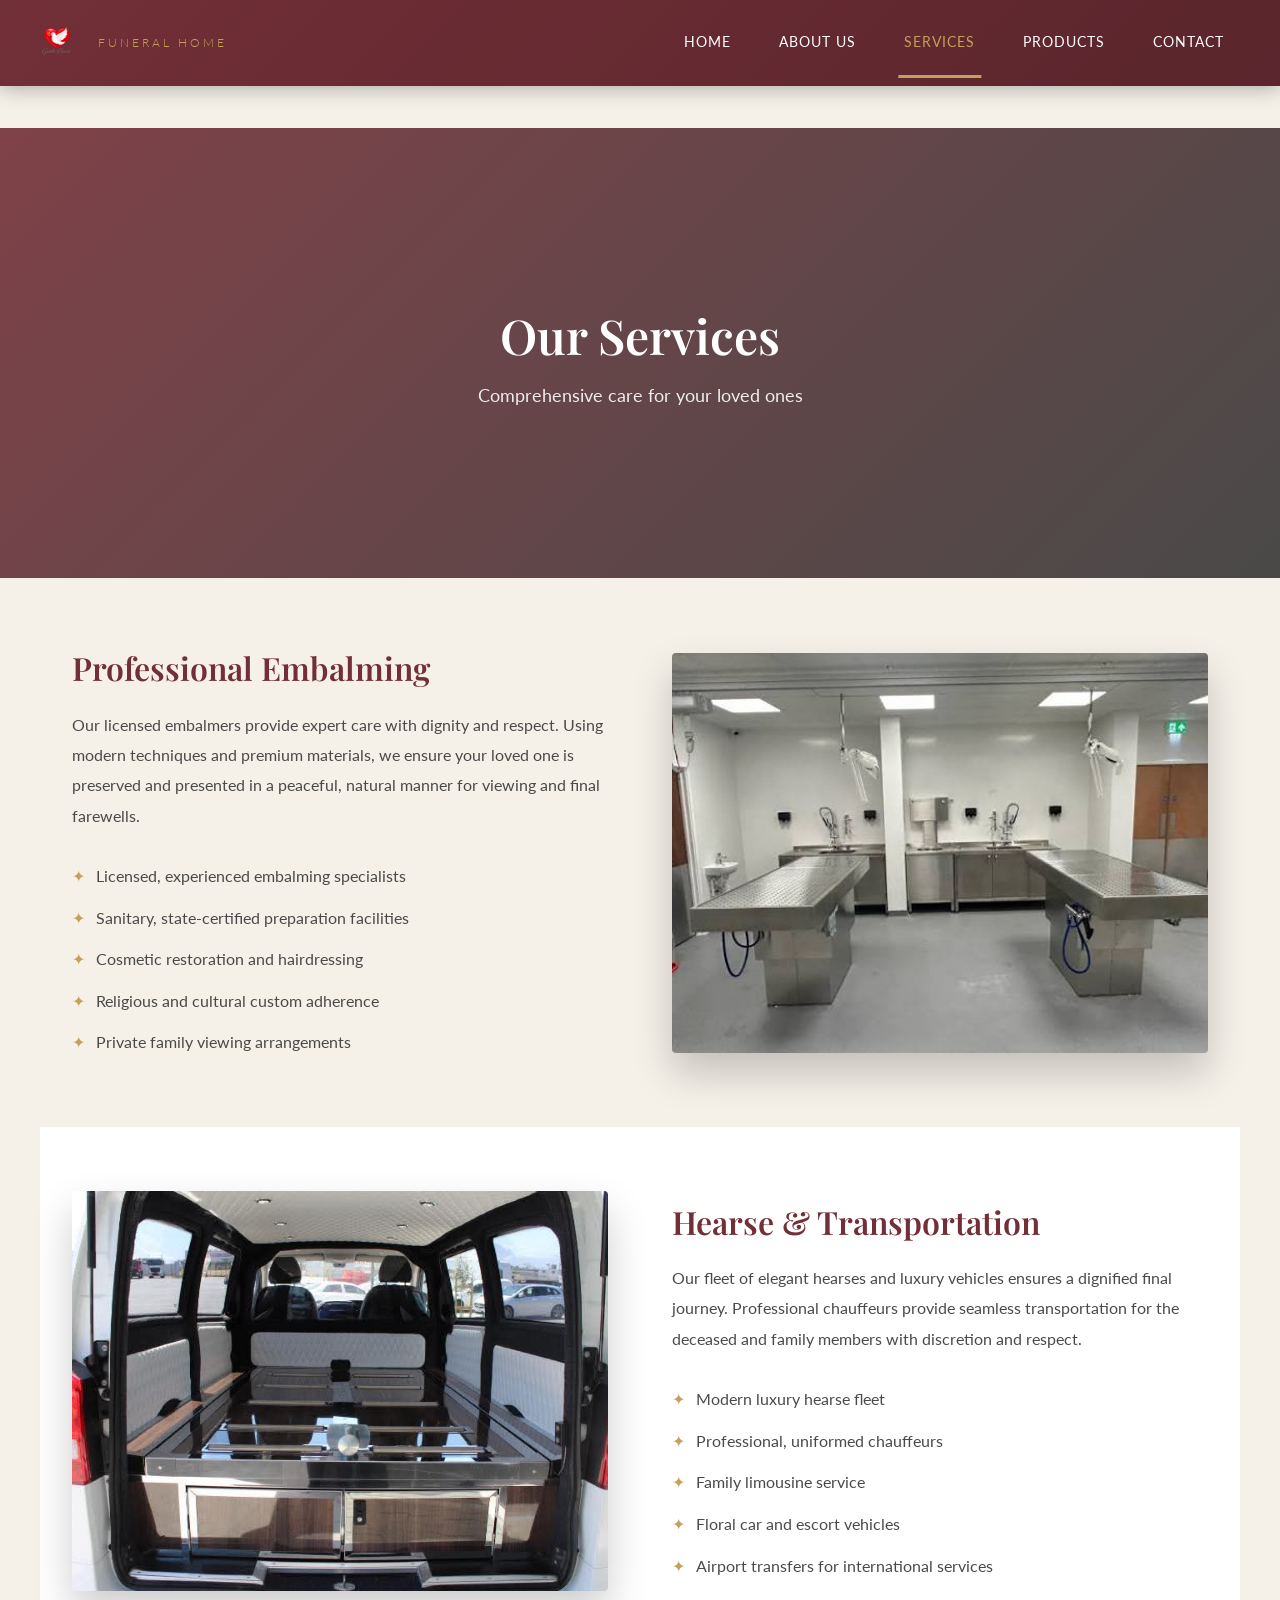
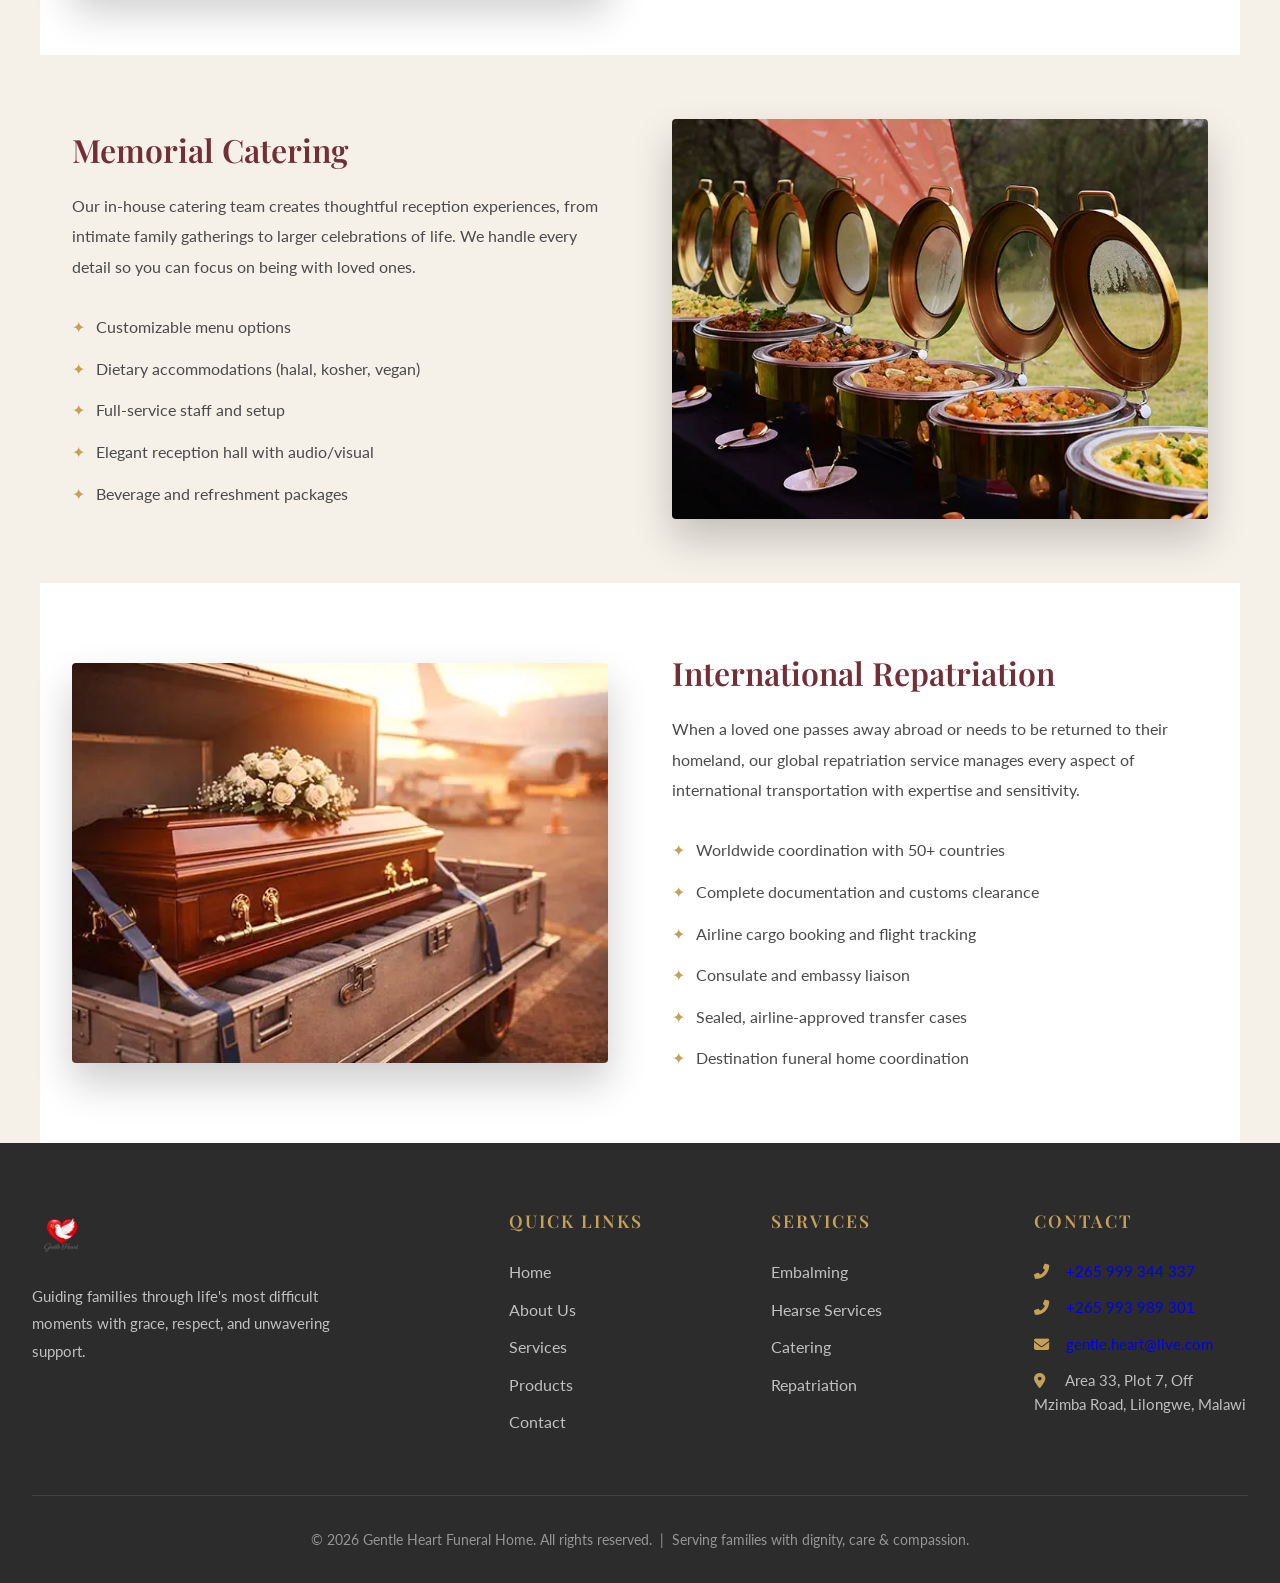
<file: services.html>
<!DOCTYPE html>
<html lang="en">
<head>
    <meta charset="UTF-8">
    <meta name="viewport" content="width=device-width, initial-scale=1.0">
    <title>Our Services | Gentle Heart Funeral Home</title>
    <meta name="description" content="Comprehensive funeral services including professional embalming, hearse transportation, memorial catering, and international repatriation. Serving Lilongwe, Malawi.">
    <link href="https://fonts.googleapis.com/css2?family=Playfair+Display:wght@400;500;600;700&family=Lato:wght@300;400;700&display=swap" rel="stylesheet">
    <link rel="stylesheet" href="https://cdnjs.cloudflare.com/ajax/libs/font-awesome/6.4.0/css/all.min.css">
    <link rel="stylesheet" href="style.css">
</head>
<body>

    <!-- ===== QUICK CONTACT BAR ===== -->
    <div class="quick-contact" role="banner">
        <i class="fas fa-phone-alt" aria-hidden="true"></i>
        24-Hour Emergency: <a href="tel:+265999344337">+265 999 344 337</a>
        &nbsp;|&nbsp;
        <i class="fas fa-phone-alt" aria-hidden="true"></i>
        <a href="tel:+265993989301">+265 993 989 301</a>
        &nbsp;|&nbsp;
        <i class="fas fa-envelope" aria-hidden="true"></i>
        <a href="mailto:gentle.heart@live.com">gentle.heart@live.com</a>
    </div>

    <!-- ===== NAVIGATION ===== -->
    <nav class="navbar" role="navigation" aria-label="Main navigation">
        <div class="nav-container">
            <a href="index.html" class="nav-logo" aria-label="Go to Home">
                <img src="logo.png" alt="Gentle Heart Funeral Home Logo" class="nav-logo-img">
                <div class="nav-logo-text">
                    <span>Funeral Home</span>
                </div>
            </a>
            <button class="mobile-menu-btn" onclick="toggleMobileMenu()" aria-label="Toggle navigation menu" aria-expanded="false">
                <i class="fas fa-bars" aria-hidden="true"></i>
            </button>
            <ul class="nav-links" id="navLinks" role="menubar">
                <li role="none"><a href="index.html" role="menuitem" class="">Home</a></li>
                <li role="none"><a href="about.html" role="menuitem" class="">About Us</a></li>
                <li role="none"><a href="services.html" role="menuitem" class="active">Services</a></li>
                <li role="none"><a href="products.html" role="menuitem" class="">Products</a></li>
                <li role="none"><a href="contact.html" role="menuitem" class="">Contact</a></li>
            </ul>
        </div>
    </nav>

    <!-- ===== MAIN CONTENT ===== -->
    <main role="main">

        <div class="services-hero">
            <div>
                <h1 id="services-title">Our Services</h1>
                <p>Comprehensive care for your loved ones</p>
            </div>
        </div>

        <!-- SERVICE 1: Embalming -->
        <div class="service-detail">
            <div class="service-detail-img">
                <img src="images/embalming.jpeg" alt="Professional embalming preparation room with modern equipment" loading="lazy" onerror="this.src='https://images.unsplash.com/photo-1583912267550-9c9e5f7dfd3f?w=800'">
            </div>
            <div class="service-detail-content">
                <h3>Professional Embalming</h3>
                <p>Our licensed embalmers provide expert care with dignity and respect. Using modern techniques and premium materials, we ensure your loved one is preserved and presented in a peaceful, natural manner for viewing and final farewells.</p>
                <ul class="service-features">
                    <li>Licensed, experienced embalming specialists</li>
                    <li>Sanitary, state-certified preparation facilities</li>
                    <li>Cosmetic restoration and hairdressing</li>
                    <li>Religious and cultural custom adherence</li>
                    <li>Private family viewing arrangements</li>
                </ul>
            </div>
        </div>

        <!-- SERVICE 2: Hearse Services -->
        <div class="service-detail" style="background: var(--white);">
            <div class="service-detail-img">
                <img src="images/hearse.jpg" alt="Elegant black hearse vehicle for funeral processions" loading="lazy" onerror="this.src='https://images.unsplash.com/photo-1562911791-c7a97b7292f5?w=800'">
            </div>
            <div class="service-detail-content">
                <h3>Hearse &amp; Transportation</h3>
                <p>Our fleet of elegant hearses and luxury vehicles ensures a dignified final journey. Professional chauffeurs provide seamless transportation for the deceased and family members with discretion and respect.</p>
                <ul class="service-features">
                    <li>Modern luxury hearse fleet</li>
                    <li>Professional, uniformed chauffeurs</li>
                    <li>Family limousine service</li>
                    <li>Floral car and escort vehicles</li>
                    <li>Airport transfers for international services</li>
                </ul>
            </div>
        </div>

        <!-- SERVICE 3: Catering -->
        <div class="service-detail">
            <div class="service-detail-img">
                <img src="images/catering.webp" alt="Elegant memorial reception hall with table settings" loading="lazy" onerror="this.src='https://images.unsplash.com/photo-1511795409834-ef04bbd61622?w=800'">
            </div>
            <div class="service-detail-content">
                <h3>Memorial Catering</h3>
                <p>Our in-house catering team creates thoughtful reception experiences, from intimate family gatherings to larger celebrations of life. We handle every detail so you can focus on being with loved ones.</p>
                <ul class="service-features">
                    <li>Customizable menu options</li>
                    <li>Dietary accommodations (halal, kosher, vegan)</li>
                    <li>Full-service staff and setup</li>
                    <li>Elegant reception hall with audio/visual</li>
                    <li>Beverage and refreshment packages</li>
                </ul>
            </div>
        </div>

        <!-- SERVICE 4: International Repatriation -->
        <div class="service-detail" style="background: var(--white);">
            <div class="service-detail-img">
                <img src="images/repatriation.webp" alt="International repatriation services showing global reach" loading="lazy" onerror="this.src='https://images.unsplash.com/photo-1436491865332-7a61a109cc05?w=800'">
            </div>
            <div class="service-detail-content">
                <h3>International Repatriation</h3>
                <p>When a loved one passes away abroad or needs to be returned to their homeland, our global repatriation service manages every aspect of international transportation with expertise and sensitivity.</p>
                <ul class="service-features">
                    <li>Worldwide coordination with 50+ countries</li>
                    <li>Complete documentation and customs clearance</li>
                    <li>Airline cargo booking and flight tracking</li>
                    <li>Consulate and embassy liaison</li>
                    <li>Sealed, airline-approved transfer cases</li>
                    <li>Destination funeral home coordination</li>
                </ul>
            </div>
        </div>

    </main>

    <!-- ===== FOOTER ===== -->
    <footer class="footer" role="contentinfo">
        <div class="footer-content">
            <div class="footer-brand">
                <img src="logo.png" alt="Gentle Heart Funeral Home">
                <p>Guiding families through life's most difficult moments with grace, respect, and unwavering support.</p>
            </div>
            <div>
                <h4>Quick Links</h4>
                <ul class="footer-links">
                    <li><a href="index.html">Home</a></li>
                    <li><a href="about.html">About Us</a></li>
                    <li><a href="services.html">Services</a></li>
                    <li><a href="products.html">Products</a></li>
                    <li><a href="contact.html">Contact</a></li>
                </ul>
            </div>
            <div>
                <h4>Services</h4>
                <ul class="footer-links">
                    <li><a href="services.html">Embalming</a></li>
                    <li><a href="services.html">Hearse Services</a></li>
                    <li><a href="services.html">Catering</a></li>
                    <li><a href="services.html">Repatriation</a></li>
                </ul>
            </div>
            <div>
                <h4>Contact</h4>
                <div class="footer-contact">
                    <p><i class="fas fa-phone-alt" aria-hidden="true"></i> <a href="tel:+265999344337">+265 999 344 337</a></p>
                    <p><i class="fas fa-phone-alt" aria-hidden="true"></i> <a href="tel:+265993989301">+265 993 989 301</a></p>
                    <p><i class="fas fa-envelope" aria-hidden="true"></i> <a href="mailto:gentle.heart@live.com">gentle.heart@live.com</a></p>
                    <p><i class="fas fa-map-marker-alt" aria-hidden="true"></i> Area 33, Plot 7, Off Mzimba Road, Lilongwe, Malawi</p>
                </div>
            </div>
        </div>
        <div class="footer-bottom">
            &copy; 2026 Gentle Heart Funeral Home. All rights reserved. &nbsp;|&nbsp; Serving families with dignity, care &amp; compassion.
        </div>
    </footer>

    <script>
        /**
         * Toggle mobile navigation menu
         */
        function toggleMobileMenu() {
            const navLinks = document.getElementById('navLinks');
            const menuBtn = document.querySelector('.mobile-menu-btn');
            if (navLinks) {
                const isActive = navLinks.classList.toggle('active');
                if (menuBtn) {
                    menuBtn.setAttribute('aria-expanded', isActive ? 'true' : 'false');
                }
            }
        }

        // Close mobile menu on escape key
        document.addEventListener('keydown', function(event) {
            if (event.key === 'Escape') {
                const navLinks = document.getElementById('navLinks');
                if (navLinks && navLinks.classList.contains('active')) {
                    navLinks.classList.remove('active');
                    const menuBtn = document.querySelector('.mobile-menu-btn');
                    if (menuBtn) {
                        menuBtn.setAttribute('aria-expanded', 'false');
                    }
                }
            }
        });


    </script>
</body>
</html>
</file>
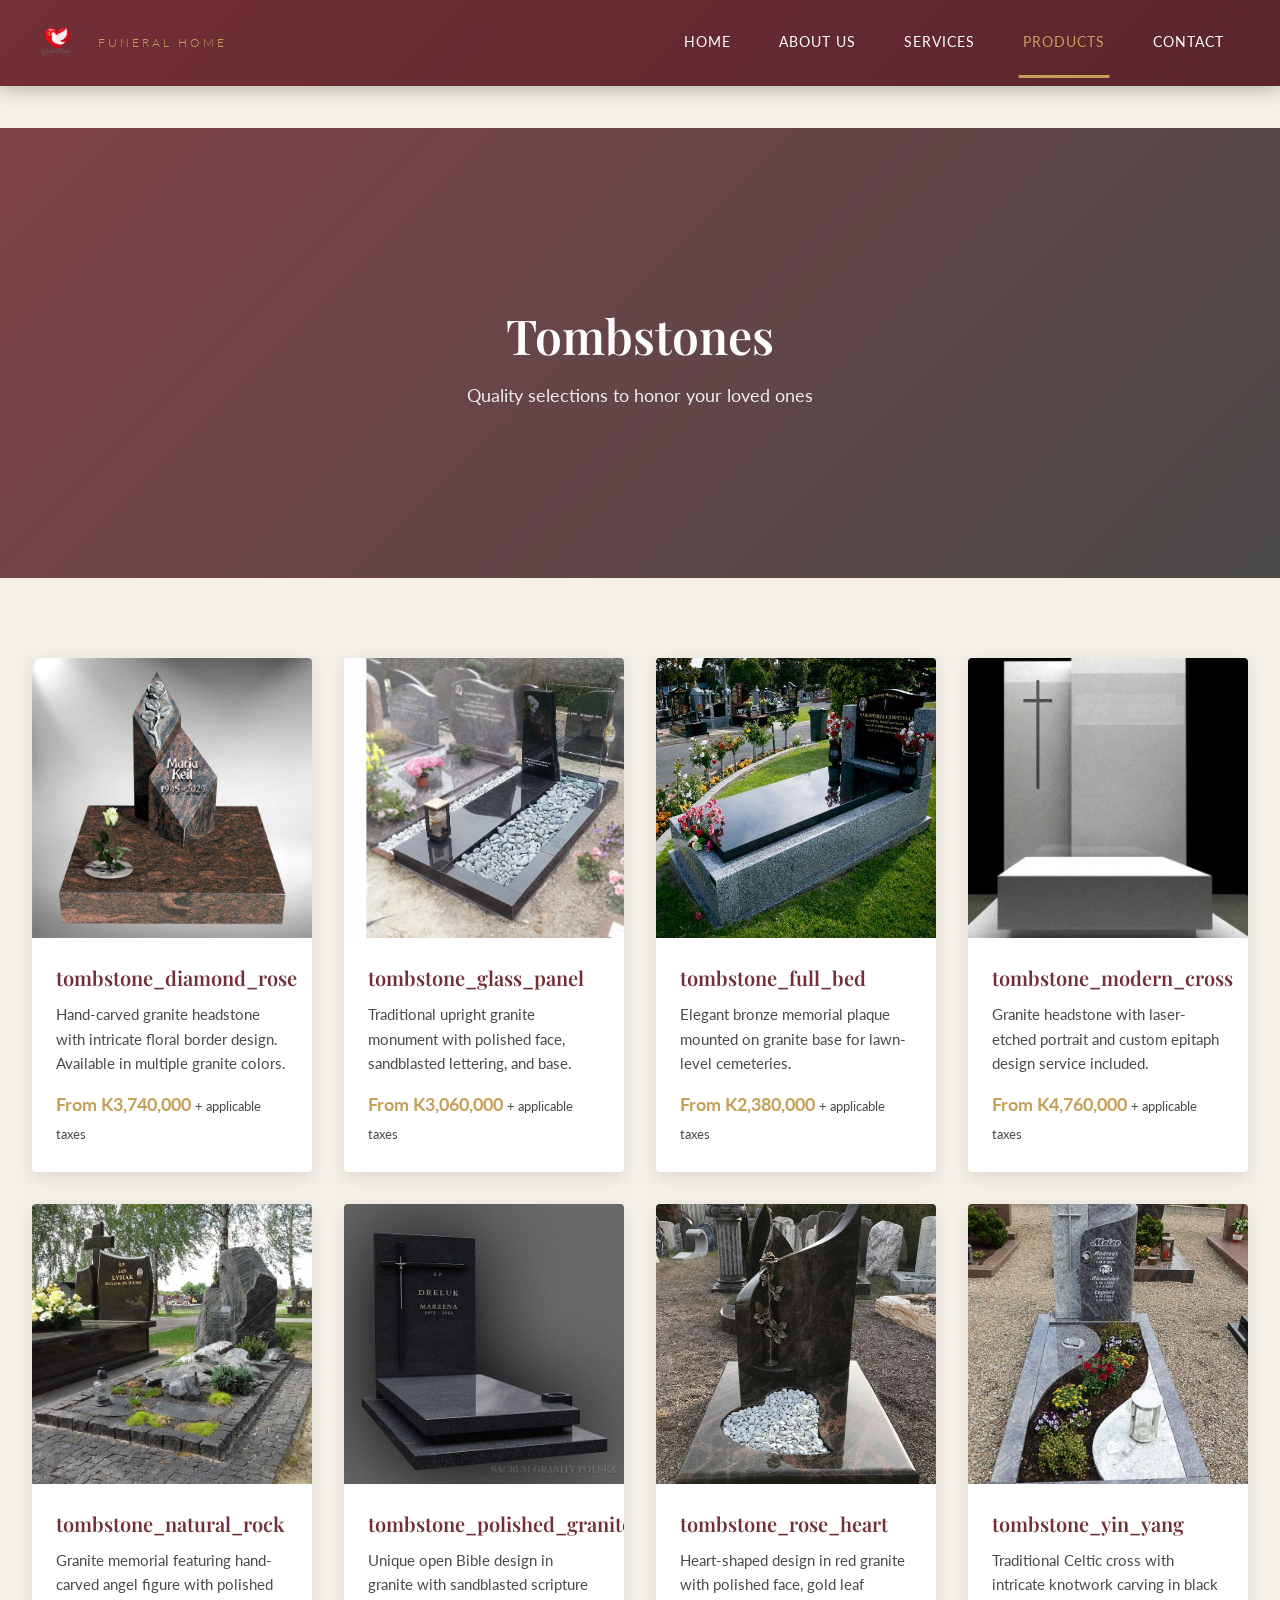
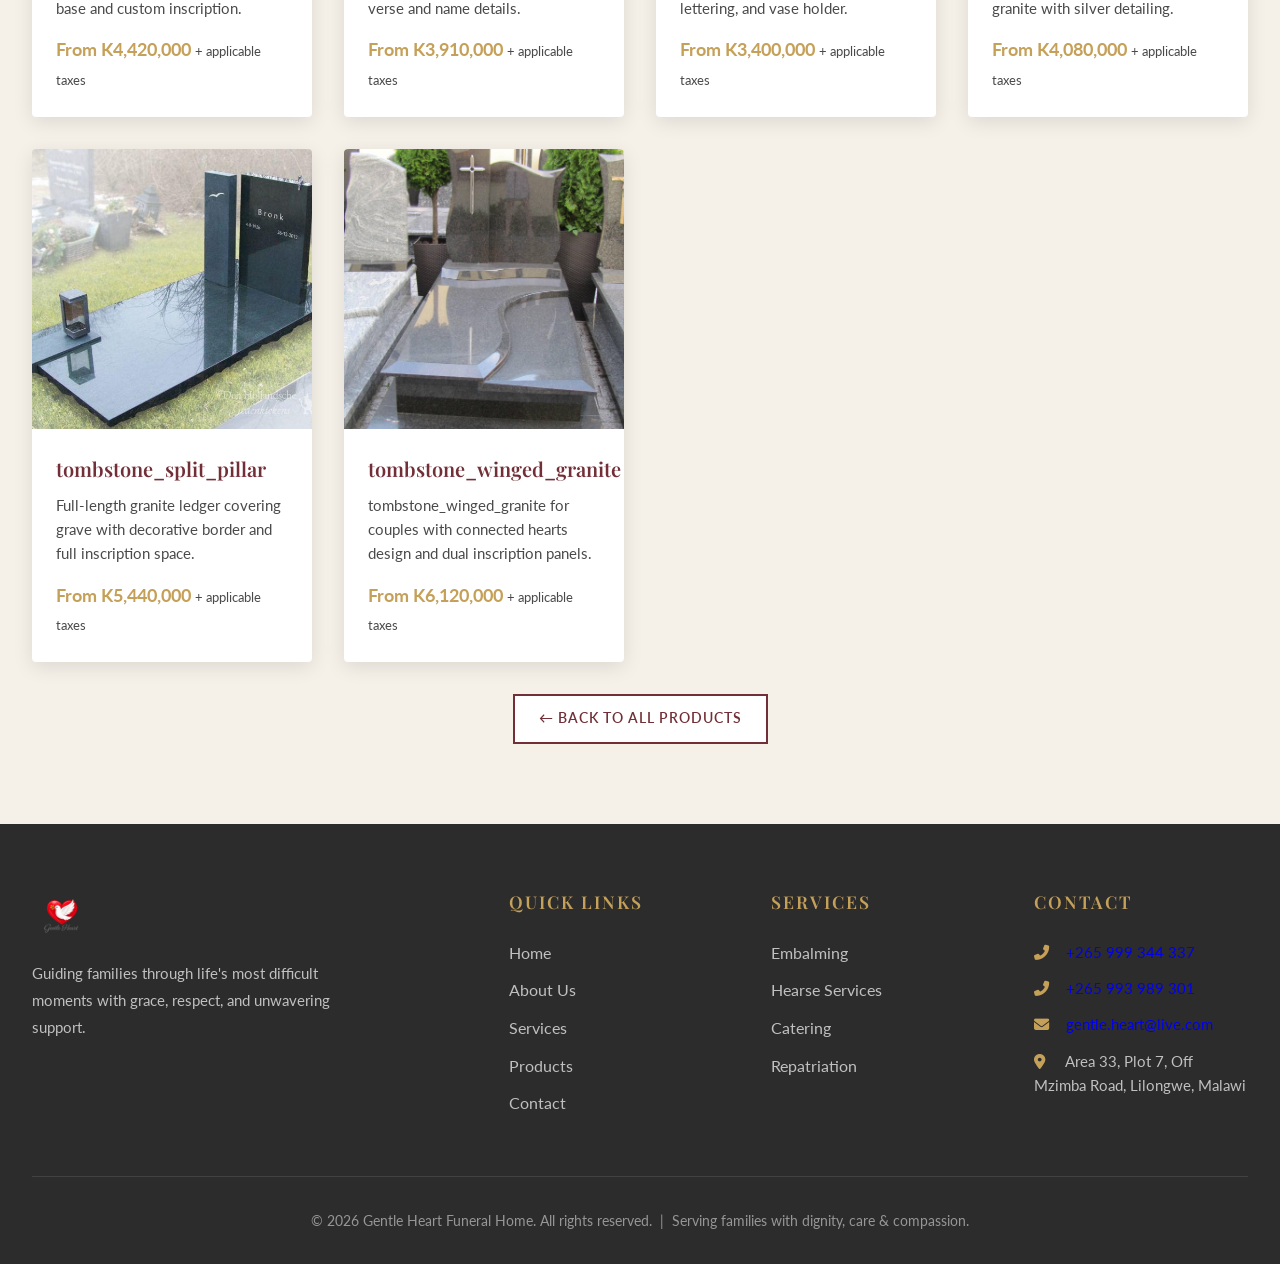
<file: tombstones.html>
<!DOCTYPE html>
<html lang="en">
<head>
    <meta charset="UTF-8">
    <meta name="viewport" content="width=device-width, initial-scale=1.0">
    <title>Tombstones | Gentle Heart Funeral Home</title>
    <meta name="description" content="Browse our tombstones selection. Quality products to honor your loved ones. Gentle Heart Funeral Home, Lilongwe, Malawi.">
    <link href="https://fonts.googleapis.com/css2?family=Playfair+Display:wght@400;500;600;700&family=Lato:wght@300;400;700&display=swap" rel="stylesheet">
    <link rel="stylesheet" href="https://cdnjs.cloudflare.com/ajax/libs/font-awesome/6.4.0/css/all.min.css">
    <link rel="stylesheet" href="style.css">
</head>
<body>

    <!-- ===== QUICK CONTACT BAR ===== -->
    <div class="quick-contact" role="banner">
        <i class="fas fa-phone-alt" aria-hidden="true"></i>
        24-Hour Emergency: <a href="tel:+265999344337">+265 999 344 337</a>
        &nbsp;|&nbsp;
        <i class="fas fa-phone-alt" aria-hidden="true"></i>
        <a href="tel:+265993989301">+265 993 989 301</a>
        &nbsp;|&nbsp;
        <i class="fas fa-envelope" aria-hidden="true"></i>
        <a href="mailto:gentle.heart@live.com">gentle.heart@live.com</a>
    </div>

    <!-- ===== NAVIGATION ===== -->
    <nav class="navbar" role="navigation" aria-label="Main navigation">
        <div class="nav-container">
            <a href="index.html" class="nav-logo" aria-label="Go to Home">
                <img src="logo.png" alt="Gentle Heart Funeral Home Logo" class="nav-logo-img">
                <div class="nav-logo-text">
                    <span>Funeral Home</span>
                </div>
            </a>
            <button class="mobile-menu-btn" onclick="toggleMobileMenu()" aria-label="Toggle navigation menu" aria-expanded="false">
                <i class="fas fa-bars" aria-hidden="true"></i>
            </button>
            <ul class="nav-links" id="navLinks" role="menubar">
                <li role="none"><a href="index.html" role="menuitem" class="">Home</a></li>
                <li role="none"><a href="about.html" role="menuitem" class="">About Us</a></li>
                <li role="none"><a href="services.html" role="menuitem" class="">Services</a></li>
                <li role="none"><a href="products.html" role="menuitem" class="active">Products</a></li>
                <li role="none"><a href="contact.html" role="menuitem" class="">Contact</a></li>
            </ul>
        </div>
    </nav>

    <!-- ===== MAIN CONTENT ===== -->
    
<main role="main">

        <div class="products-hero">
            <div>
                <h1 id="products-title">Tombstones</h1>
                <p>Quality selections to honor your loved ones</p>
            </div>
        </div>

        <section class="section" aria-labelledby="tombstones-heading">
            <h2 id="tombstones-heading" class="sr-only">Tombstones</h2>
            <div class="product-category active" role="region">
                <div class="product-grid">
<div class="product-item">
                        <img src="images/tombstone_diamond_rose.jpg" alt="Hand-carved granite headstone with intricate floral border design" loading="lazy" onerror="this.src='https://images.unsplash.com/photo-1564399580075-5dfe19c205f9?w=600'">
                        <div class="product-info">
                            <h4>tombstone_diamond_rose</h4>
                            <p>Hand-carved granite headstone with intricate floral border design. Available in multiple granite colors.</p>
                            <span class="product-price">From K3,740,000 <small>+ applicable taxes</small></span>
                        </div>
                    </div>
                    <div class="product-item">
                        <img src="images/tombstone_glass_panel.png" alt="Classic Upright Granite Monument with polished face" loading="lazy" onerror="this.src='https://images.unsplash.com/photo-1564399580075-5dfe19c205f9?w=600'">
                        <div class="product-info">
                            <h4>tombstone_glass_panel</h4>
                            <p>Traditional upright granite monument with polished face, sandblasted lettering, and base.</p>
                            <span class="product-price">From K3,060,000 <small>+ applicable taxes</small></span>
                        </div>
                    </div>
                    <div class="product-item">
                        <img src="images/tombstone_full_bed.jpg" alt="Bronze Flat Marker mounted on granite base for lawn-level cemeteries" loading="lazy" onerror="this.src='https://images.unsplash.com/photo-1518164147394-6f3c7b5c8c8f?w=600'">
                        <div class="product-info">
                            <h4>tombstone_full_bed</h4>
                            <p>Elegant bronze memorial plaque mounted on granite base for lawn-level cemeteries.</p>
                            <span class="product-price">From K2,380,000 <small>+ applicable taxes</small></span>
                        </div>
                    </div>
                    <div class="product-item">
                        <img src="images/tombstone_modern_cross.jpg" alt="Custom Etched Portrait headstone with laser-etched personal image" loading="lazy" onerror="this.src='https://images.unsplash.com/photo-1596394516093-501ba68a0ba6?w=600'">
                        <div class="product-info">
                            <h4>tombstone_modern_cross</h4>
                            <p>Granite headstone with laser-etched portrait and custom epitaph design service included.</p>
                            <span class="product-price">From K4,760,000 <small>+ applicable taxes</small></span>
                        </div>
                    </div>
                    <div class="product-item">
                        <img src="images/tombstone_natural_rock.jpg" alt="Angel Guardian memorial with carved angel figure on granite base" loading="lazy" onerror="this.src='https://images.unsplash.com/photo-1564399580075-5dfe19c205f9?w=600&auto=format&fit=crop&q=80'">
                        <div class="product-info">
                            <h4>tombstone_natural_rock</h4>
                            <p>Granite memorial featuring hand-carved angel figure with polished base and custom inscription.</p>
                            <span class="product-price">From K4,420,000 <small>+ applicable taxes</small></span>
                        </div>
                    </div>
                    <div class="product-item">
                        <img src="images/tombstone_polished_granite.jpg" alt="Open Book memorial shaped like an open Bible on granite stand" loading="lazy" onerror="this.src='https://images.unsplash.com/photo-1564399580075-5dfe19c205f9?w=600&auto=format&fit=crop&q=80'">
                        <div class="product-info">
                            <h4>tombstone_polished_granite</h4>
                            <p>Unique open Bible design in granite with sandblasted scripture verse and name details.</p>
                            <span class="product-price">From K3,910,000 <small>+ applicable taxes</small></span>
                        </div>
                    </div>
                    <div class="product-item">
                        <img src="images/tombstone_rose_heart.jpg" alt="Heart-shaped memorial with polished red granite and gold lettering" loading="lazy" onerror="this.src='https://images.unsplash.com/photo-1564399580075-5dfe19c205f9?w=600&auto=format&fit=crop&q=80'">
                        <div class="product-info">
                            <h4>tombstone_rose_heart</h4>
                            <p>Heart-shaped design in red granite with polished face, gold leaf lettering, and vase holder.</p>
                            <span class="product-price">From K3,400,000 <small>+ applicable taxes</small></span>
                        </div>
                    </div>
                    <div class="product-item">
                        <img src="images/tombstone_yin_yang.jpg" alt="Celtic Cross monument with intricate knotwork carving" loading="lazy" onerror="this.src='https://images.unsplash.com/photo-1518164147394-6f3c7b5c8c8f?w=600&auto=format&fit=crop&q=80'">
                        <div class="product-info">
                            <h4>tombstone_yin_yang</h4>
                            <p>Traditional Celtic cross with intricate knotwork carving in black granite with silver detailing.</p>
                            <span class="product-price">From K4,080,000 <small>+ applicable taxes</small></span>
                        </div>
                    </div>
                    <div class="product-item">
                        <img src="images/tombstone_split_pillar.jpg" alt="Full Ledger grave cover with flat granite slab and border design" loading="lazy" onerror="this.src='https://images.unsplash.com/photo-1564399580075-5dfe19c205f9?w=600&auto=format&fit=crop&q=80'">
                        <div class="product-info">
                            <h4>tombstone_split_pillar</h4>
                            <p>Full-length granite ledger covering grave with decorative border and full inscription space.</p>
                            <span class="product-price">From K5,440,000 <small>+ applicable taxes</small></span>
                        </div>
                    </div>
                    <div class="product-item">
                        <img src="images/tombstone_winged_granite.jpg" alt="Companion Double memorial for two with connected heart design" loading="lazy" onerror="this.src='https://images.unsplash.com/photo-1596394516093-501ba68a0ba6?w=600&auto=format&fit=crop&q=80'">
                        <div class="product-info">
                            <h4>tombstone_winged_granite</h4>
                            <p>tombstone_winged_granite for couples with connected hearts design and dual inscription panels.</p>
                            <span class="product-price">From K6,120,000 <small>+ applicable taxes</small></span>
                        </div>
                    </div>
                </div>
                </div>
            </div>
            <div style="text-align: center; margin-top: 2rem;">
                <a href="products.html" class="product-tab" style="display: inline-block; text-decoration: none; padding: 0.75rem 1.5rem;">&larr; Back to All Products</a>
            </div>
        </section>

    </main>


    <!-- ===== FOOTER ===== -->
    <footer class="footer" role="contentinfo">
        <div class="footer-content">
            <div class="footer-brand">
                <img src="logo.png" alt="Gentle Heart Funeral Home Logo" style="height: 60px; width: auto; margin-bottom: 12px;">
                <p>Guiding families through life's most difficult moments with grace, respect, and unwavering support.</p>
            </div>
            <div>
                <h4>Quick Links</h4>
                <ul class="footer-links">
                    <li><a href="index.html">Home</a></li>
                    <li><a href="about.html">About Us</a></li>
                    <li><a href="services.html">Services</a></li>
                    <li><a href="products.html">Products</a></li>
                    <li><a href="contact.html">Contact</a></li>
                </ul>
            </div>
            <div>
                <h4>Services</h4>
                <ul class="footer-links">
                    <li><a href="services.html">Embalming</a></li>
                    <li><a href="services.html">Hearse Services</a></li>
                    <li><a href="services.html">Catering</a></li>
                    <li><a href="services.html">Repatriation</a></li>
                </ul>
            </div>
            <div>
                <h4>Contact</h4>
                <div class="footer-contact">
                    <p><i class="fas fa-phone-alt" aria-hidden="true"></i> <a href="tel:+265999344337">+265 999 344 337</a></p>
                    <p><i class="fas fa-phone-alt" aria-hidden="true"></i> <a href="tel:+265993989301">+265 993 989 301</a></p>
                    <p><i class="fas fa-envelope" aria-hidden="true"></i> <a href="mailto:gentle.heart@live.com">gentle.heart@live.com</a></p>
                    <p><i class="fas fa-map-marker-alt" aria-hidden="true"></i> Area 33, Plot 7, Off Mzimba Road, Lilongwe, Malawi</p>
                </div>
            </div>
        </div>
        <div class="footer-bottom">
            &copy; 2026 Gentle Heart Funeral Home. All rights reserved. &nbsp;|&nbsp; Serving families with dignity, care &amp; compassion.
        </div>
    </footer>

    <script>
        /**
         * Toggle mobile navigation menu
         */
        function toggleMobileMenu() {
            const navLinks = document.getElementById('navLinks');
            const menuBtn = document.querySelector('.mobile-menu-btn');
            if (navLinks) {
                const isActive = navLinks.classList.toggle('active');
                if (menuBtn) {
                    menuBtn.setAttribute('aria-expanded', isActive ? 'true' : 'false');
                }
            }
        }

        // Close mobile menu on escape key
        document.addEventListener('keydown', function(event) {
            if (event.key === 'Escape') {
                const navLinks = document.getElementById('navLinks');
                if (navLinks && navLinks.classList.contains('active')) {
                    navLinks.classList.remove('active');
                    const menuBtn = document.querySelector('.mobile-menu-btn');
                    if (menuBtn) {
                        menuBtn.setAttribute('aria-expanded', 'false');
                    }
                }
            }
        });


    </script>
</body>
</html>
</file>
<file: style.css>
/* ===== CSS Variables ===== */
:root {
    --burgundy: #722F37;
    --burgundy-dark: #5a252c;
    --burgundy-light: #8B3A42;
    --gold: #C5A059;
    --gold-light: #D4B76A;
    --cream: #F5F0E8;
    --cream-dark: #E8E0D4;
    --charcoal: #2C2C2C;
    --charcoal-light: #4A4A4A;
    --white: #FFFFFF;
    --shadow: rgba(0,0,0,0.1);
    --transition: 0.3s ease;
    --border-radius: 0;
    --font-serif: 'Playfair Display', serif;
    --font-sans: 'Lato', sans-serif;
}

/* ===== Reset & Base ===== */
* {
    margin: 0;
    padding: 0;
    box-sizing: border-box;
}

body {
    font-family: var(--font-sans);
    background-color: var(--cream);
    color: var(--charcoal);
    line-height: 1.6;
    overflow-x: hidden;
}

h1, h2, h3, h4, h5, h6 {
    font-family: var(--font-serif);
    font-weight: 600;
}

a {
    text-decoration: none;
}

img {
    max-width: 100%;
    height: auto;
    display: block;
}

/* ===== Utility ===== */
.sr-only {
    position: absolute;
    width: 1px;
    height: 1px;
    padding: 0;
    margin: -1px;
    overflow: hidden;
    clip: rect(0, 0, 0, 0);
    border: 0;
}

/* ===== Logo Images ===== */
.nav-logo img {
    height: 50px;
    width: auto;
    object-fit: contain;
    display: block;
}

.footer-brand img {
    height: 60px;
    width: auto;
    object-fit: contain;
    margin-bottom: 1rem;
    display: block;
}

/* ===== Navigation ===== */
.navbar {
    background: linear-gradient(135deg, var(--burgundy) 0%, var(--burgundy-dark) 100%);
    padding: 0;
    position: fixed;
    width: 100%;
    top: 0;
    z-index: 1000;
    box-shadow: 0 2px 20px rgba(0,0,0,0.3);
}

.nav-container {
    max-width: 1400px;
    margin: 0 auto;
    display: flex;
    justify-content: space-between;
    align-items: center;
    padding: 0.5rem 2rem;
}

.nav-logo {
    display: flex;
    align-items: center;
    gap: 1rem;
    color: var(--white);
}

.nav-logo i {
    font-size: 2rem;
    color: var(--gold);
}

.nav-logo-text {
    color: var(--white);
    font-family: var(--font-serif);
    font-size: 1.5rem;
    font-weight: 600;
}

.nav-logo-text span {
    display: block;
    font-size: 0.75rem;
    font-family: var(--font-sans);
    font-weight: 300;
    letter-spacing: 3px;
    text-transform: uppercase;
    color: var(--gold);
}

.nav-links {
    display: flex;
    list-style: none;
    gap: 0;
}

.nav-links li {
    position: relative;
}

.nav-links a {
    color: var(--white);
    text-decoration: none;
    padding: 1.5rem 1.5rem;
    display: block;
    font-weight: 400;
    letter-spacing: 1px;
    text-transform: uppercase;
    font-size: 0.85rem;
    transition: all var(--transition);
    position: relative;
}

.nav-links a::after {
    content: '';
    position: absolute;
    bottom: 0;
    left: 50%;
    width: 0;
    height: 3px;
    background: var(--gold);
    transition: all var(--transition);
    transform: translateX(-50%);
}

.nav-links a:hover,
.nav-links a.active {
    color: var(--gold);
}

.nav-links a:hover::after,
.nav-links a.active::after {
    width: 70%;
}

/* ===== Mobile Menu ===== */
.mobile-menu-btn {
    display: none;
    background: none;
    border: none;
    color: var(--white);
    font-size: 1.5rem;
    cursor: pointer;
    padding: 0.5rem;
}

/* ===== Main Layout ===== */
main {
    padding-top: 80px;
    min-height: 100vh;
    animation: fadeIn 0.5s ease;
}

@keyframes fadeIn {
    from { opacity: 0; transform: translateY(20px); }
    to { opacity: 1; transform: translateY(0); }
}

/* ===== Quick Contact Bar ===== */
.quick-contact {
    background: var(--burgundy-dark);
    color: var(--white);
    padding: 0.75rem 2rem;
    text-align: center;
    font-size: 0.95rem;
}

.quick-contact a {
    color: var(--gold);
    text-decoration: none;
    font-weight: 700;
}

.quick-contact a:hover {
    text-decoration: underline;
}

/* ===== Hero Section ===== */
.hero {
    background: linear-gradient(135deg, rgba(114, 47, 55, 0.95) 0%, rgba(44, 44, 44, 0.9) 100%),
                url('https://images.unsplash.com/photo-1506905925346-21bda4d32df4?w=1920') center/cover;
    min-height: 90vh;
    display: flex;
    align-items: center;
    justify-content: center;
    text-align: center;
    color: var(--white);
    position: relative;
    overflow: hidden;
}

.hero::before {
    content: '';
    position: absolute;
    top: 0;
    left: 0;
    right: 0;
    bottom: 0;
    background: url("data:image/svg+xml,%3Csvg width='60' height='60' viewBox='0 0 60 60' xmlns='http://www.w3.org/2000/svg'%3E%3Cg fill='none' fill-rule='evenodd'%3E%3Cg fill='%23ffffff' fill-opacity='0.03'%3E%3Cpath d='M36 34v-4h-2v4h-4v2h4v4h2v-4h4v-2h-4zm0-30V0h-2v4h-4v2h4v4h2V6h4V4h-4zM6 34v-4H4v4H0v2h4v4h2v-4h4v-2H6zM6 4V0H4v4H0v2h4v4h2V6h4V4H6z'/%3E%3C/g%3E%3C/g%3E%3C/svg%3E");
    opacity: 0.5;
    pointer-events: none;
}

.hero-content {
    position: relative;
    z-index: 2;
    max-width: 900px;
    padding: 2rem;
}

.hero h1 {
    font-size: clamp(2rem, 5vw, 3.5rem);
    margin-bottom: 1rem;
    font-weight: 700;
    letter-spacing: 2px;
}

.hero h1 span {
    color: var(--gold);
}

.hero p {
    font-size: clamp(1rem, 1.5vw, 1.25rem);
    font-weight: 300;
    margin-bottom: 2rem;
    opacity: 0.9;
    letter-spacing: 1px;
    max-width: 700px;
    margin-left: auto;
    margin-right: auto;
}

.hero-divider {
    width: 100px;
    height: 3px;
    background: var(--gold);
    margin: 1.5rem auto;
}

/* ===== Buttons ===== */
.btn {
    display: inline-block;
    padding: 1rem 2.5rem;
    background: var(--gold);
    color: var(--charcoal);
    text-decoration: none;
    font-weight: 700;
    letter-spacing: 2px;
    text-transform: uppercase;
    border: 2px solid var(--gold);
    transition: all var(--transition);
    cursor: pointer;
    font-size: 0.9rem;
    font-family: var(--font-sans);
}

.btn:hover {
    background: transparent;
    color: var(--gold);
    transform: translateY(-2px);
    box-shadow: 0 10px 30px rgba(0,0,0,0.3);
}

.btn:focus-visible {
    outline: 3px solid var(--gold);
    outline-offset: 2px;
}

.btn-outline {
    background: transparent;
    color: var(--gold);
    margin-left: 1rem;
}

.btn-outline:hover {
    background: var(--gold);
    color: var(--charcoal);
}

.btn-block {
    width: 100%;
}

/* ===== Sections ===== */
.section {
    padding: 5rem 2rem;
    max-width: 1400px;
    margin: 0 auto;
}

.section-header {
    text-align: center;
    margin-bottom: 4rem;
}

.section-header h2 {
    font-size: clamp(1.8rem, 3vw, 2.5rem);
    color: var(--burgundy);
    margin-bottom: 1rem;
    position: relative;
    display: inline-block;
}

.section-header h2::after {
    content: '';
    position: absolute;
    bottom: -10px;
    left: 50%;
    transform: translateX(-50%);
    width: 60px;
    height: 3px;
    background: var(--gold);
}

.section-header p {
    color: var(--charcoal-light);
    font-size: 1.1rem;
    margin-top: 1.5rem;
    max-width: 600px;
    margin-left: auto;
    margin-right: auto;
}

/* ===== Cards Grid ===== */
.cards-grid {
    display: grid;
    grid-template-columns: repeat(auto-fit, minmax(280px, 1fr));
    gap: 2rem;
}

/* ===== Service Cards ===== */
.service-card {
    display: flex;
    flex-direction: column;
    background: var(--white);
    padding: 3rem 2rem;
    text-align: center;
    box-shadow: 0 5px 20px var(--shadow);
    transition: all var(--transition);
    border-top: 4px solid var(--gold);
}

.service-card:hover {
    transform: translateY(-5px);
    box-shadow: 0 15px 40px rgba(0,0,0,0.15);
}

.service-card:focus-within {
    outline: 3px solid var(--gold);
    outline-offset: 2px;
}

.service-icon {
    font-size: 3rem;
    color: var(--burgundy);
    margin-bottom: 1.5rem;
    height: 80px;
    display: flex;
    align-items: center;
    justify-content: center;
}

.service-icon img {
    max-height: 100%;
    width: auto;
    object-fit: contain;
}

.service-card h3 {
    color: var(--burgundy);
    font-size: 1.5rem;
    margin-bottom: 1rem;
}

.service-card p {
    color: var(--charcoal-light);
    line-height: 1.8;
    flex-grow: 1;
}

/* ===== Testimonials ===== */
.testimonials {
    background: var(--white);
    padding: 5rem 2rem;
}

.testimonial-grid {
    display: grid;
    grid-template-columns: repeat(auto-fit, minmax(300px, 1fr));
    gap: 2rem;
    max-width: 1200px;
    margin: 0 auto;
}

.testimonial {
    background: var(--cream);
    padding: 2rem;
    position: relative;
    font-style: italic;
    color: var(--charcoal-light);
    border-radius: 4px;
}

.testimonial::before {
    content: '"';
    font-size: 4rem;
    color: var(--gold);
    position: absolute;
    top: -10px;
    left: 15px;
    font-family: var(--font-serif);
    opacity: 0.5;
    line-height: 1;
}

.testimonial-author {
    margin-top: 1rem;
    font-style: normal;
    font-weight: 700;
    color: var(--burgundy);
}

/* ===== CTA Section ===== */
.cta-section {
    background: linear-gradient(135deg, var(--burgundy) 0%, var(--burgundy-dark) 100%);
    color: var(--white);
    text-align: center;
    padding: 4rem 2rem;
}

.cta-section h2 {
    font-size: clamp(1.8rem, 3vw, 2.5rem);
    margin-bottom: 1rem;
}

.cta-section p {
    font-size: 1.1rem;
    opacity: 0.9;
    margin-bottom: 2rem;
    max-width: 600px;
    margin-left: auto;
    margin-right: auto;
}

.cta-section .btn {
    background: var(--white);
    color: var(--burgundy);
    border-color: var(--white);
}

.cta-section .btn:hover {
    background: transparent;
    color: var(--white);
}

/* ===== Page Heroes ===== */
.about-hero,
.products-hero,
.services-hero,
.contact-hero {
    background: linear-gradient(135deg, rgba(114, 47, 55, 0.9) 0%, rgba(44, 44, 44, 0.85) 100%),
                url('https://images.unsplash.com/photo-1519834785169-98be25ec3f84?w=1920') center/cover;
    min-height: 50vh;
    display: flex;
    align-items: center;
    justify-content: center;
    color: var(--white);
    text-align: center;
    padding: 2rem;
}

.about-hero h1,
.products-hero h1,
.services-hero h1,
.contact-hero h1 {
    font-size: clamp(2rem, 4vw, 3rem);
}

.about-hero p,
.products-hero p,
.services-hero p,
.contact-hero p {
    font-size: 1.1rem;
    opacity: 0.9;
    margin-top: 0.5rem;
}

/* ===== About Content ===== */
.about-content {
    display: grid;
    grid-template-columns: 1fr 1fr;
    gap: 4rem;
    align-items: center;
    max-width: 1200px;
    margin: 0 auto;
    padding: 5rem 2rem;
}

.about-text h3 {
    color: var(--burgundy);
    font-size: clamp(1.5rem, 2.5vw, 2rem);
    margin-bottom: 1.5rem;
}

.about-text p {
    color: var(--charcoal-light);
    line-height: 1.9;
    margin-bottom: 1.5rem;
    font-size: 1.05rem;
}

.about-image {
    position: relative;
}

.about-image img {
    width: 100%;
    box-shadow: 0 20px 40px rgba(0,0,0,0.2);
}

.about-image::before {
    content: '';
    position: absolute;
    top: -20px;
    left: -20px;
    right: 20px;
    bottom: 20px;
    border: 3px solid var(--gold);
    z-index: -1;
}

/* ===== Values Grid ===== */
.values-grid {
    display: grid;
    grid-template-columns: repeat(auto-fit, minmax(200px, 1fr));
    gap: 2rem;
    max-width: 1200px;
    margin: 0 auto;
    padding: 0 2rem 5rem;
}

.value-item {
    text-align: center;
    padding: 2rem;
    background: var(--white);
    box-shadow: 0 5px 15px var(--shadow);
    transition: transform var(--transition);
}

.value-item:hover {
    transform: translateY(-4px);
}

.value-item i {
    font-size: 2.5rem;
    color: var(--gold);
    margin-bottom: 1rem;
}

.value-item h4 {
    color: var(--burgundy);
    margin-bottom: 0.5rem;
}
.values-section {background: var(--white);
padding: 5rem 2rem }

/* ===== Service Detail ===== */
.service-detail {
    display: grid;
    grid-template-columns: 1fr 1fr;
    gap: 4rem;
    align-items: center;
    max-width: 1200px;
    margin: 0 auto;
    padding: 4rem 2rem;
}

.service-detail:nth-child(even) {
    direction: rtl;
}

.service-detail:nth-child(even)>* {
    direction: ltr;
}

.service-detail-img {
    overflow: hidden;
    box-shadow: 0 20px 40px rgba(0,0,0,0.2);
    border-radius: 4px;
}

.service-detail-img img {
    width: 100%;
    height: 400px;
    object-fit: cover;
    transition: transform 0.5s ease;
}

.service-detail:hover .service-detail-img img {
    transform: scale(1.05);
}

.service-detail-content h3 {
    color: var(--burgundy);
    font-size: clamp(1.5rem, 2.5vw, 2rem);
    margin-bottom: 1rem;
}

.service-detail-content p {
    color: var(--charcoal-light);
    line-height: 1.9;
    margin-bottom: 1.5rem;
}

.service-features {
    list-style: none;
}

.service-features li {
    padding: 0.5rem 0;
    color: var(--charcoal-light);
    position: relative;
    padding-left: 1.5rem;
}

.service-features li::before {
    content: '✦';
    position: absolute;
    left: 0;
    color: var(--gold);
}

/* ===== Products ===== */
.product-tabs {
    display: flex;
    justify-content: center;
    gap: 1rem;
    margin-bottom: 3rem;
    flex-wrap: wrap;
}

.product-tab {
    padding: 0.75rem 2rem;
    background: var(--white);
    border: 2px solid var(--burgundy);
    color: var(--burgundy);
    cursor: pointer;
    font-weight: 600;
    letter-spacing: 1px;
    text-transform: uppercase;
    transition: all var(--transition);
    font-family: var(--font-sans);
    font-size: 0.85rem;
}

.product-tab:hover,
.product-tab.active {
    background: var(--burgundy);
    color: var(--white);
}

.product-tab:focus-visible {
    outline: 3px solid var(--gold);
    outline-offset: 2px;
}

.product-category {
    display: none;
}

.product-category.active {
    display: block;
    animation: fadeIn 0.5s ease;
}

.product-grid {
    display: grid;
    grid-template-columns: repeat(auto-fill, minmax(280px, 1fr));
    gap: 2rem;
}

.product-item {
    background: var(--white);
    overflow: hidden;
    box-shadow: 0 5px 20px var(--shadow);
    transition: all var(--transition);
    border-radius: 4px;
}

.product-item:hover {
    transform: translateY(-5px);
    box-shadow: 0 15px 40px rgba(0,0,0,0.15);
}

.product-item img {
    width: 100%;
    height: 280px;
    object-fit: cover;
    transition: transform 0.5s ease;
}

.product-item:hover img {
    transform: scale(1.03);
}

.product-info {
    padding: 1.5rem;
}

.product-info h4 {
    color: var(--burgundy);
    font-size: 1.25rem;
    margin-bottom: 0.5rem;
}

.product-info p {
    color: var(--charcoal-light);
    font-size: 0.95rem;
    margin-bottom: 1rem;
}

.product-price {
    color: var(--gold);
    font-weight: 700;
    font-size: 1.1rem;
    display: block;
}

.product-price small {
    font-weight: 400;
    font-size: 0.8rem;
    color: var(--charcoal-light);
}

/* ===== Contact ===== */
.contact-section {
    display: grid;
    grid-template-columns: 1fr 1fr;
    gap: 4rem;
    max-width: 1200px;
    margin: 0 auto;
    padding: 5rem 2rem;
}

.contact-info h3 {
    color: var(--burgundy);
    font-size: 1.75rem;
    margin-bottom: 1.5rem;
}

.contact-item {
    display: flex;
    align-items: flex-start;
    gap: 1rem;
    margin-bottom: 1.5rem;
}

.contact-item i {
    color: var(--gold);
    font-size: 1.25rem;
    margin-top: 0.25rem;
    width: 24px;
    flex-shrink: 0;
    text-align: center;
}

.contact-item div strong {
    color: var(--burgundy);
    display: block;
    margin-bottom: 0.25rem;
}

.contact-item div p {
    color: var(--charcoal-light);
}

.contact-form {
    background: var(--white);
    padding: 3rem;
    box-shadow: 0 10px 30px var(--shadow);
    border-radius: 4px;
}

.form-group {
    margin-bottom: 1.5rem;
}

.form-group label {
    display: block;
    color: var(--burgundy);
    font-weight: 600;
    margin-bottom: 0.5rem;
    text-transform: uppercase;
    font-size: 0.85rem;
    letter-spacing: 1px;
}

.form-group input,
.form-group textarea,
.form-group select {
    width: 100%;
    padding: 1rem;
    border: 2px solid var(--cream-dark);
    background: var(--cream);
    font-family: var(--font-sans);
    font-size: 1rem;
    color: var(--charcoal);
    transition: border-color var(--transition);
    border-radius: 4px;
}

.form-group input:focus,
.form-group textarea:focus,
.form-group select:focus {
    outline: none;
    border-color: var(--gold);
}

.form-group textarea {
    resize: vertical;
    min-height: 120px;
}

/* ===== Footer ===== */
.footer {
    background: var(--charcoal);
    color: var(--white);
    padding: 4rem 2rem 2rem;
}

.footer-content {
    max-width: 1400px;
    margin: 0 auto;
    display: grid;
    grid-template-columns: 2fr 1fr 1fr 1fr;
    gap: 3rem;
}

.footer-brand i {
    font-size: 2.5rem;
    color: var(--gold);
    margin-bottom: 1rem;
}

.footer-brand p {
    color: rgba(255,255,255,0.7);
    line-height: 1.8;
    font-size: 0.95rem;
    max-width: 350px;
}

.footer h4 {
    color: var(--gold);
    margin-bottom: 1.5rem;
    font-size: 1.1rem;
    text-transform: uppercase;
    letter-spacing: 2px;
}

.footer-links {
    list-style: none;
}

.footer-links li {
    margin-bottom: 0.75rem;
}

.footer-links a {
    color: rgba(255,255,255,0.7);
    text-decoration: none;
    transition: color var(--transition);
}

.footer-links a:hover {
    color: var(--gold);
}

.footer-links a:focus-visible {
    outline: 2px solid var(--gold);
    outline-offset: 2px;
}

.footer-contact p {
    color: rgba(255,255,255,0.7);
    margin-bottom: 0.75rem;
    font-size: 0.95rem;
}

.footer-contact i {
    color: var(--gold);
    margin-right: 0.5rem;
    width: 20px;
}

.footer-bottom {
    max-width: 1400px;
    margin: 3rem auto 0;
    padding-top: 2rem;
    border-top: 1px solid rgba(255,255,255,0.1);
    text-align: center;
    color: rgba(255,255,255,0.5);
    font-size: 0.9rem;
}

/* ===== Map Container ===== */
.map-container {
    margin-top: 2rem;
    border-radius: 4px;
    overflow: hidden;
}

.map-container iframe {
    width: 100%;
    height: 250px;
    border: 0;
    display: block;
}

/* ===== Responsive ===== */
@media (max-width: 992px) {
    .about-content,
    .service-detail,
    .contact-section {
        grid-template-columns: 1fr;
    }

    .service-detail:nth-child(even) {
        direction: ltr;
    }

    .values-grid {
        grid-template-columns: repeat(2, 1fr);
    }

    .footer-content {
        grid-template-columns: repeat(2, 1fr);
    }

    .about-image::before {
        display: none;
    }
}

@media (max-width: 768px) {
    .nav-links {
        display: none;
        position: absolute;
        top: 100%;
        left: 0;
        right: 0;
        background: var(--burgundy-dark);
        flex-direction: column;
    }

    .nav-links.active {
        display: flex;
    }

    .nav-links a {
        padding: 1rem 2rem;
        border-bottom: 1px solid rgba(255,255,255,0.1);
    }

    .mobile-menu-btn {
        display: block;
    }

    .btn-outline {
        margin-left: 0;
        margin-top: 1rem;
    }

    .values-grid {
        grid-template-columns: 1fr;
    }

    .footer-content {
        grid-template-columns: 1fr;
        text-align: center;
    }

    .footer-brand p {
        margin-left: auto;
        margin-right: auto;
    }

    .contact-section {
        padding: 3rem 1rem;
    }

    .contact-form {
        padding: 2rem 1.5rem;
    }

    .service-detail {
        padding: 2rem 1rem;
    }

    .section {
        padding: 3rem 1rem;
    }

    .quick-contact {
        font-size: 0.85rem;
        padding: 0.5rem 1rem;
    }

    .quick-contact br {
        display: none;
    }

    .product-tabs {
        gap: 0.5rem;
    }

    .product-tab {
        padding: 0.5rem 1rem;
        font-size: 0.75rem;
    }
}

@media (max-width: 480px) {
    .nav-logo-text {
        font-size: 1.1rem;
    }

    .nav-logo-text span {
        font-size: 0.6rem;
    }

    .nav-logo i {
        font-size: 1.5rem;
    }

    .hero h1 {
        font-size: 1.6rem;
    }

    .service-card {
        padding: 2rem 1rem;
    }

    .testimonial-grid {
        grid-template-columns: 1fr;
    }
}

/* ===== Reduced Motion ===== */
@media (prefers-reduced-motion: reduce) {
    *,
    *::before,
    *::after {
        animation-duration: 0.01ms !important;
        animation-iteration-count: 1 !important;
        transition-duration: 0.01ms !important;
    }
}

/* ===== Print Styles ===== */
@media print {
    .navbar,
    .quick-contact,
    .footer {
        display: none;
    }

    main {
        padding-top: 0;
    }

    .hero {
        min-height: auto;
        padding: 2rem;
        background: var(--burgundy);
    }

    .btn {
        display: none;
    }
}
</file>
